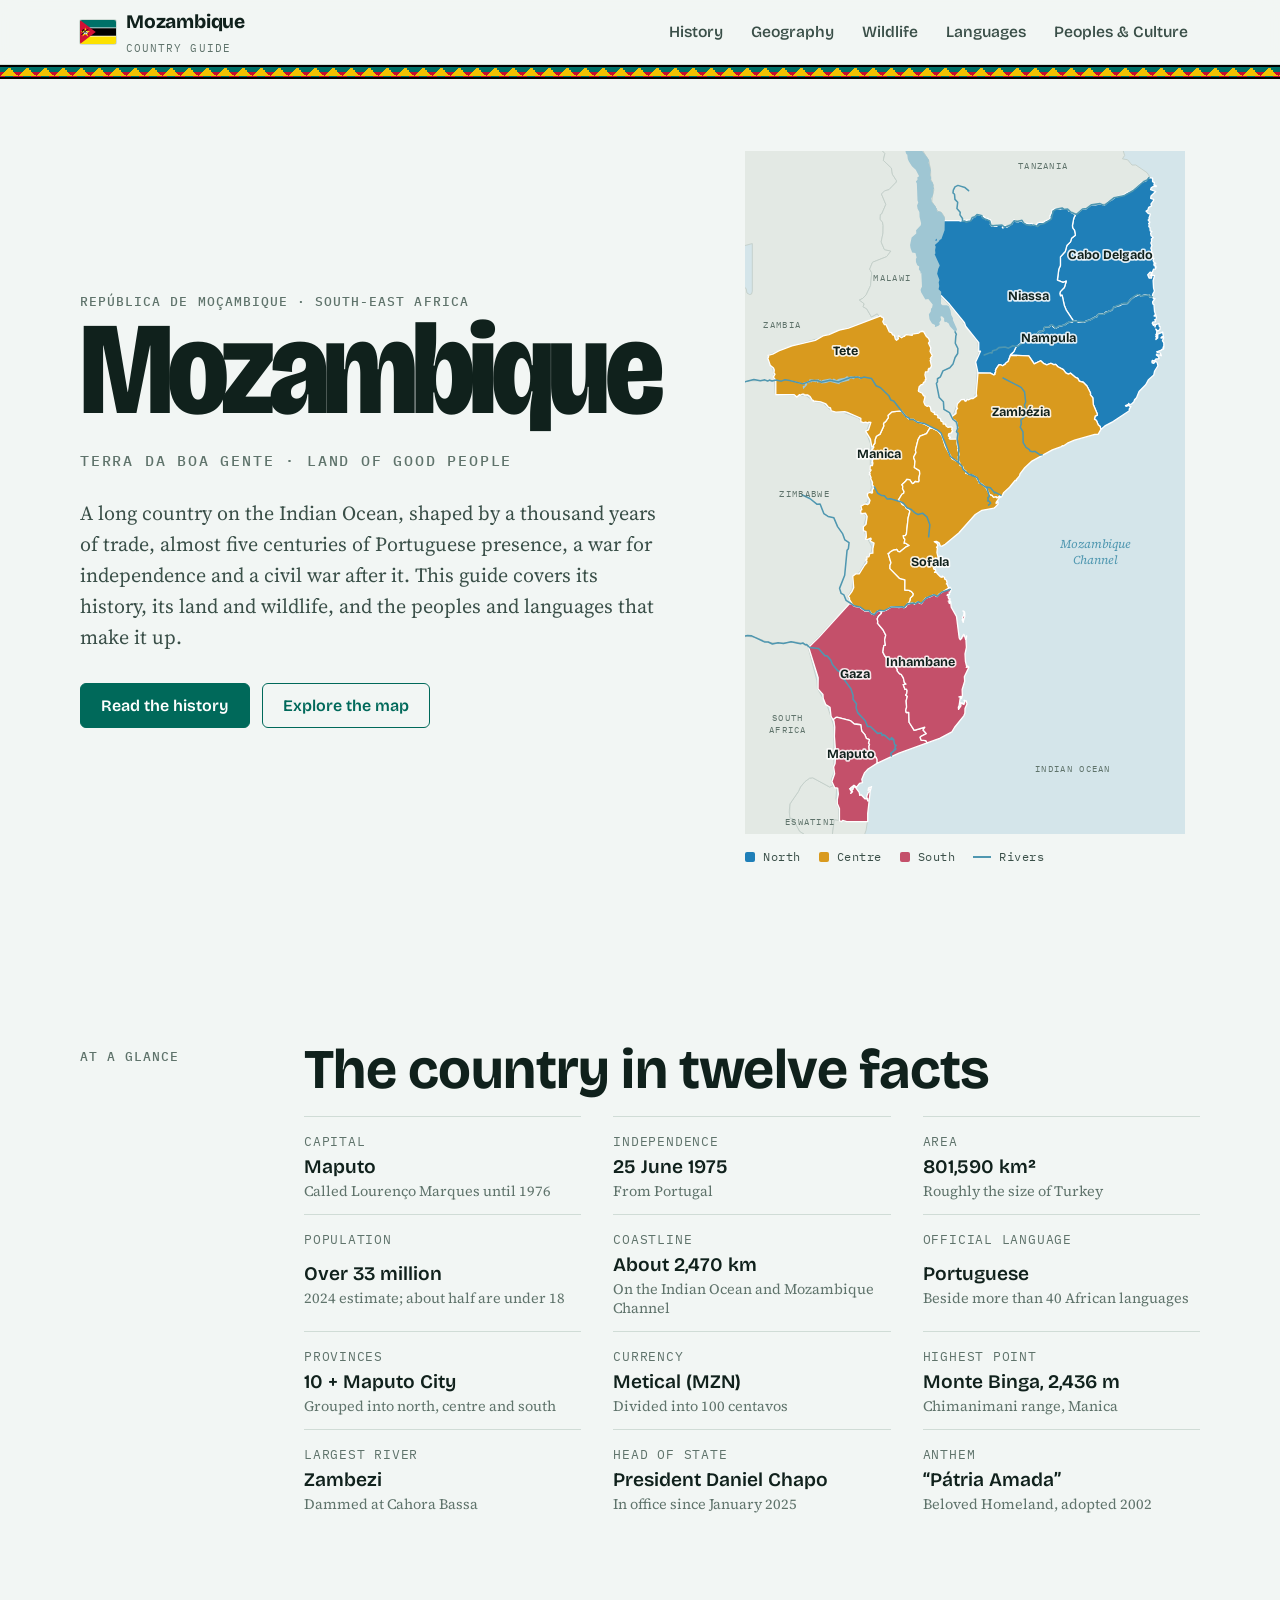
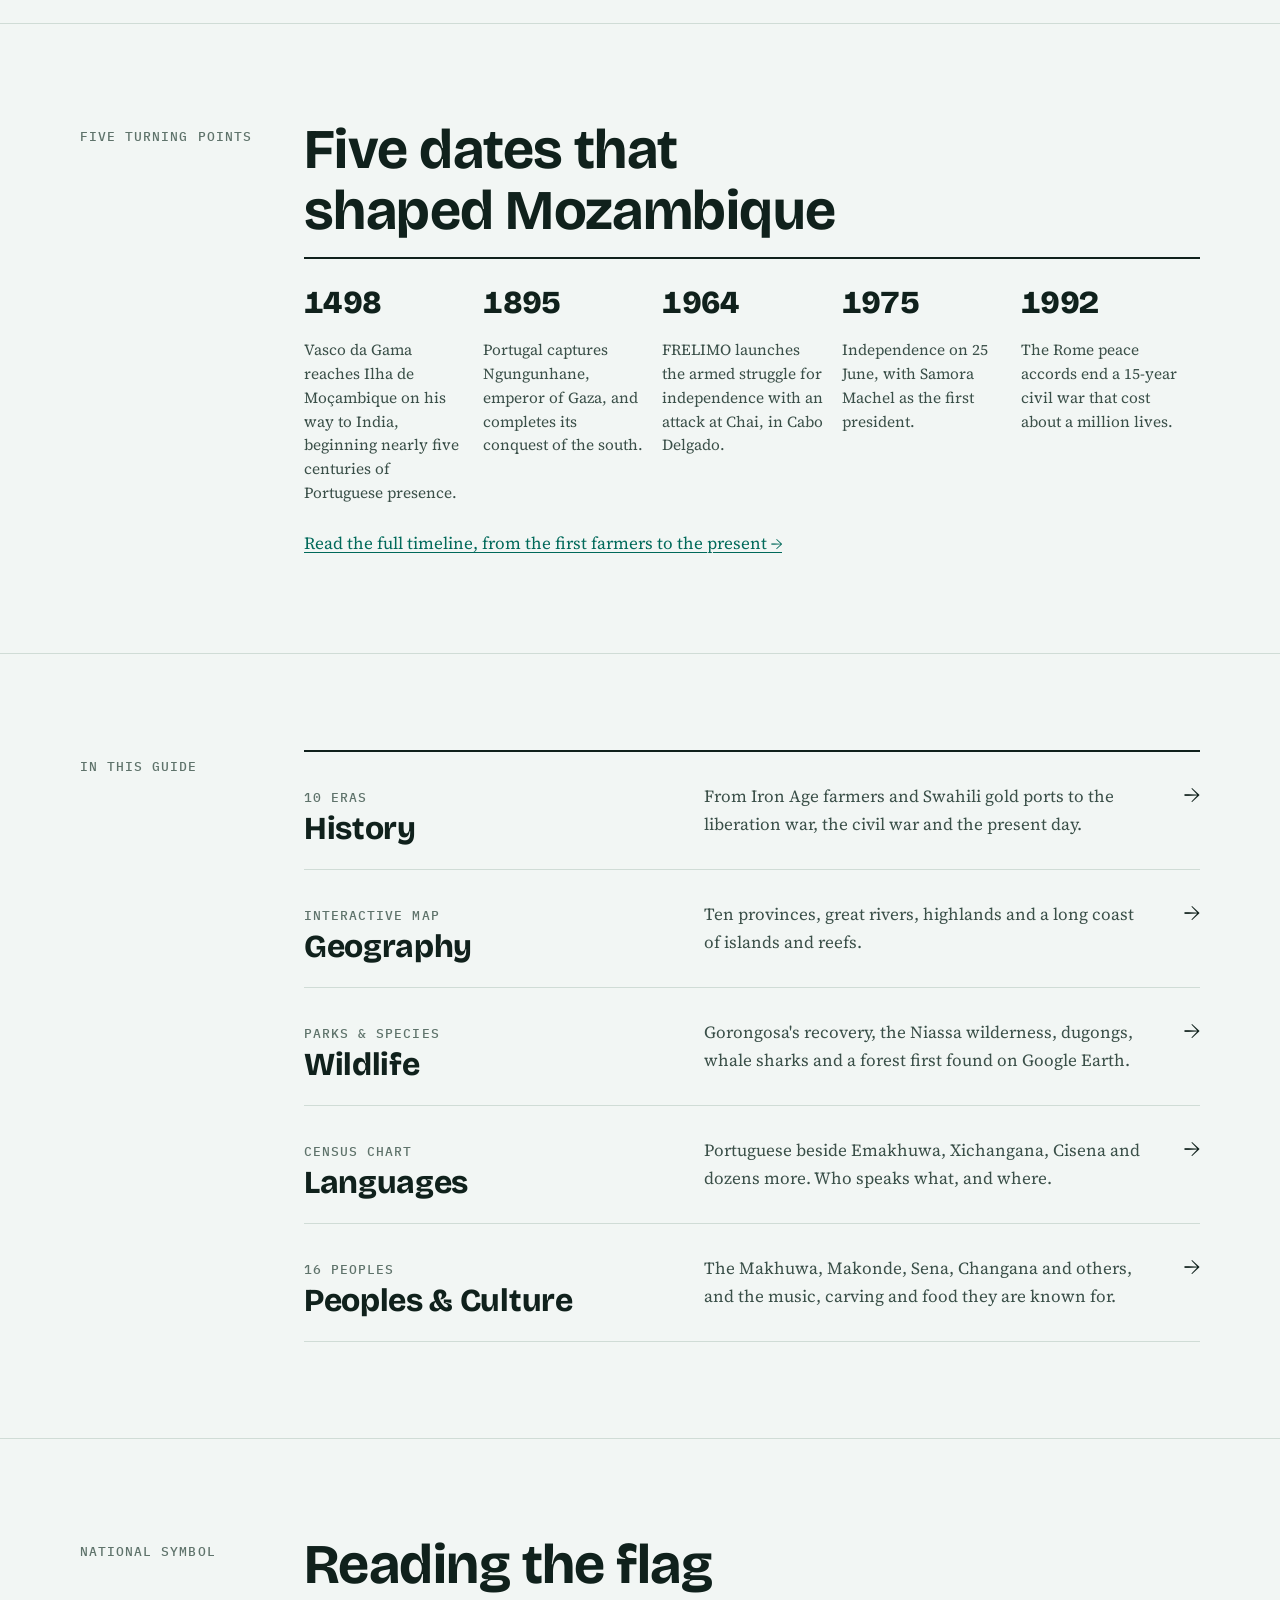
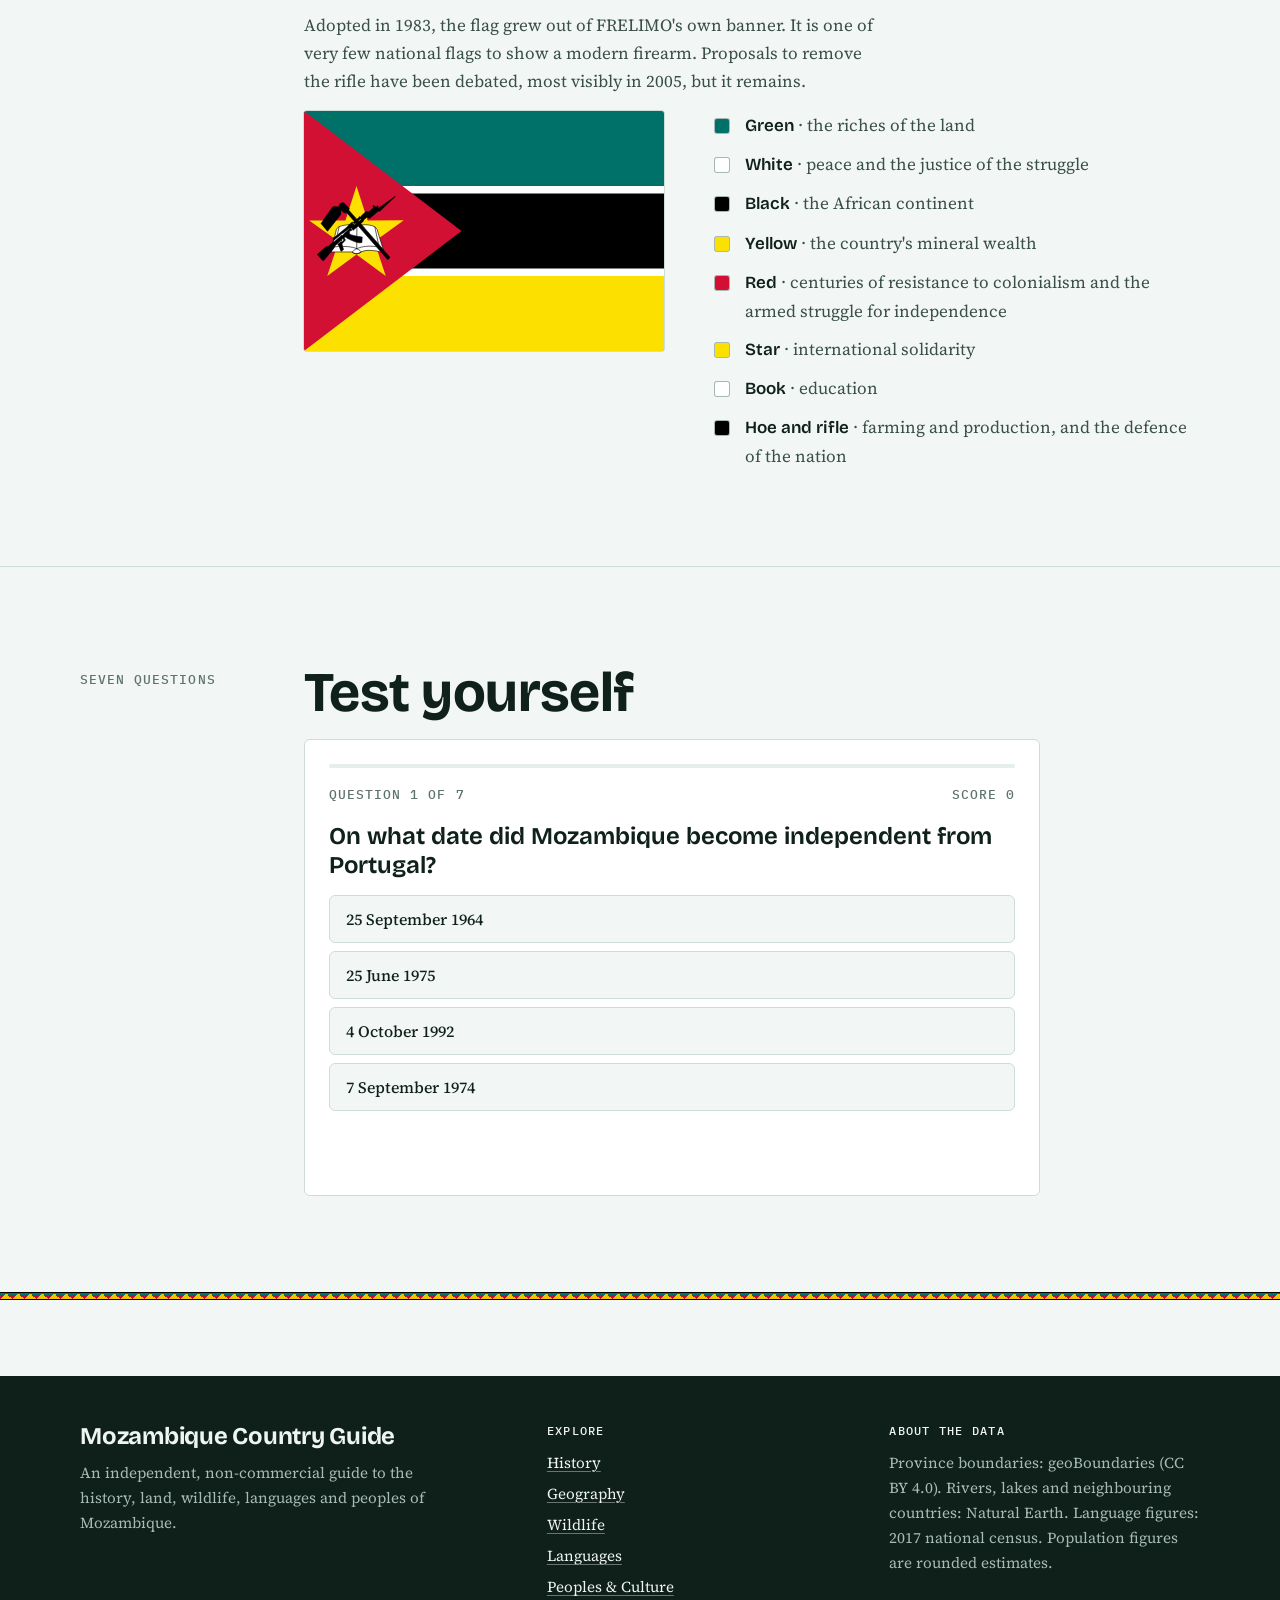
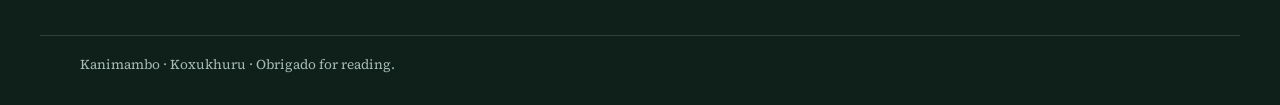
<file: index.html>
<!DOCTYPE html>
<html lang="en">
<head>
  <meta charset="UTF-8" />
  <meta name="viewport" content="width=device-width, initial-scale=1, viewport-fit=cover" />
  <title>Mozambique Country Guide</title>
  <meta name="description" content="A guide to Mozambique: its history from the Swahili coast to independence and today, plus its geography, wildlife, languages and peoples." />
  <link rel="icon" href="data:image/svg+xml,<svg xmlns=%22http://www.w3.org/2000/svg%22 viewBox=%220 0 30 20%22><rect width=%2230%22 height=%226.2%22 fill=%22%23007168%22/><rect y=%226.2%22 width=%2230%22 height=%227.6%22 fill=%22%23fff%22/><rect y=%226.9%22 width=%2230%22 height=%226.2%22 fill=%22%23000%22/><rect y=%2213.8%22 width=%2230%22 height=%226.2%22 fill=%22%23fce100%22/><path d=%22M0 0L14 10L0 20Z%22 fill=%22%23d21034%22/></svg>" />
  <link rel="preconnect" href="https://fonts.googleapis.com" />
  <link rel="preconnect" href="https://fonts.gstatic.com" crossorigin />
  <link rel="stylesheet" href="https://fonts.googleapis.com/css2?family=Bricolage+Grotesque:opsz,wdth,wght@12..96,75..100,400..800&family=IBM+Plex+Mono:wght@400;500&family=Source+Serif+4:ital,opsz,wght@0,8..60,400..700;1,8..60,400&display=swap" />
  <link rel="stylesheet" href="styles.css" />
</head>
<body data-page="home">
  <a class="skip" href="#main">Skip to content</a>

  <header class="site-header">
    <div class="wrap nav-inner">
      <a class="brand" href="index.html" aria-label="Mozambique Country Guide, home">
        <img src="flag.svg" alt="" width="36" height="24" />
        <span>Mozambique<small>Country guide</small></span>
      </a>
      <button class="nav-toggle" id="navToggle" aria-expanded="false" aria-controls="siteNav"><span class="bars" aria-hidden="true"><span></span><span></span><span></span></span>Menu</button>
      <nav class="site-nav" id="siteNav" aria-label="Main">
        <ul class="nav-links">
          <li><a href="history.html" data-page="history">History</a></li>
          <li><a href="geography.html" data-page="geography">Geography</a></li>
          <li><a href="wildlife.html" data-page="wildlife">Wildlife</a></li>
          <li><a href="languages.html" data-page="languages">Languages</a></li>
          <li><a href="peoples.html" data-page="peoples">Peoples &amp; Culture</a></li>
        </ul>
      </nav>
    </div>
  </header>
  <div class="capulana" aria-hidden="true"></div>

  <main id="main">
    <!-- Hero -->
    <section class="hero">
      <div class="wrap hero-grid">
        <div>
          <p class="label">República de Moçambique · South-east Africa</p>
          <h1>Mozambique<span class="pt">Terra da Boa Gente · Land of good people</span></h1>
          <p class="lede">A long country on the Indian Ocean, shaped by a thousand years of trade, almost five centuries of Portuguese presence, a war for independence and a civil war after it. This guide covers its history, its land and wildlife, and the peoples and languages that make it up.</p>
          <div class="hero-cta">
            <a class="btn" href="history.html">Read the history</a>
            <a class="btn ghost" href="geography.html">Explore the map</a>
          </div>
        </div>
        <figure class="hero-map" style="margin:0">
          <div id="heroMap"></div>
          <figcaption class="map-legend">
            <span><i class="swatch north"></i>North</span>
            <span><i class="swatch centre"></i>Centre</span>
            <span><i class="swatch south"></i>South</span>
            <span><i class="ln"></i>Rivers</span>
          </figcaption>
        </figure>
      </div>
    </section>

    <!-- At a glance -->
    <section class="section" aria-labelledby="glance-h">
      <div class="wrap annotated">
        <div class="note"><p class="label">At a glance</p></div>
        <div class="stack">
          <h2 id="glance-h">The country in twelve facts</h2>
          <dl class="facts">
            <div><dt>Capital</dt><dd>Maputo<small>Called Lourenço Marques until 1976</small></dd></div>
            <div><dt>Independence</dt><dd>25 June 1975<small>From Portugal</small></dd></div>
            <div><dt>Area</dt><dd>801,590 km²<small>Roughly the size of Turkey</small></dd></div>
            <div><dt>Population</dt><dd>Over 33 million<small>2024 estimate; about half are under 18</small></dd></div>
            <div><dt>Coastline</dt><dd>About 2,470 km<small>On the Indian Ocean and Mozambique Channel</small></dd></div>
            <div><dt>Official language</dt><dd>Portuguese<small>Beside more than 40 African languages</small></dd></div>
            <div><dt>Provinces</dt><dd>10 + Maputo City<small>Grouped into north, centre and south</small></dd></div>
            <div><dt>Currency</dt><dd>Metical (MZN)<small>Divided into 100 centavos</small></dd></div>
            <div><dt>Highest point</dt><dd>Monte Binga, 2,436 m<small>Chimanimani range, Manica</small></dd></div>
            <div><dt>Largest river</dt><dd>Zambezi<small>Dammed at Cahora Bassa</small></dd></div>
            <div><dt>Head of state</dt><dd>President Daniel Chapo<small>In office since January 2025</small></dd></div>
            <div><dt>Anthem</dt><dd>“Pátria Amada”<small>Beloved Homeland, adopted 2002</small></dd></div>
          </dl>
        </div>
      </div>
    </section>

    <!-- Five dates -->
    <section class="section" aria-labelledby="dates-h">
      <div class="wrap annotated">
        <div class="note"><p class="label">Five turning points</p></div>
        <div class="stack">
          <h2 id="dates-h">Five dates that shaped Mozambique</h2>
          <ol class="dates">
            <li><span class="yr">1498</span><p>Vasco da Gama reaches Ilha de Moçambique on his way to India, beginning nearly five centuries of Portuguese presence.</p></li>
            <li><span class="yr">1895</span><p>Portugal captures Ngungunhane, emperor of Gaza, and completes its conquest of the south.</p></li>
            <li><span class="yr">1964</span><p>FRELIMO launches the armed struggle for independence with an attack at Chai, in Cabo Delgado.</p></li>
            <li><span class="yr">1975</span><p>Independence on 25 June, with Samora Machel as the first president.</p></li>
            <li><span class="yr">1992</span><p>The Rome peace accords end a 15-year civil war that cost about a million lives.</p></li>
          </ol>
          <p><a href="history.html">Read the full timeline, from the first farmers to the present →</a></p>
        </div>
      </div>
    </section>

    <!-- Explore -->
    <section class="section" aria-labelledby="explore-h">
      <div class="wrap annotated">
        <div class="note"><p class="label">In this guide</p></div>
        <div class="stack">
          <h2 id="explore-h" class="sr-only">Sections of this guide</h2>
          <nav class="explore" aria-labelledby="explore-h">
            <a href="history.html">
              <span class="title"><span class="label">10 eras</span><h3>History</h3></span>
              <p>From Iron Age farmers and Swahili gold ports to the liberation war, the civil war and the present day.</p>
              <span class="arrow" aria-hidden="true">→</span>
            </a>
            <a href="geography.html">
              <span class="title"><span class="label">Interactive map</span><h3>Geography</h3></span>
              <p>Ten provinces, great rivers, highlands and a long coast of islands and reefs.</p>
              <span class="arrow" aria-hidden="true">→</span>
            </a>
            <a href="wildlife.html">
              <span class="title"><span class="label">Parks &amp; species</span><h3>Wildlife</h3></span>
              <p>Gorongosa's recovery, the Niassa wilderness, dugongs, whale sharks and a forest first found on Google Earth.</p>
              <span class="arrow" aria-hidden="true">→</span>
            </a>
            <a href="languages.html">
              <span class="title"><span class="label">Census chart</span><h3>Languages</h3></span>
              <p>Portuguese beside Emakhuwa, Xichangana, Cisena and dozens more. Who speaks what, and where.</p>
              <span class="arrow" aria-hidden="true">→</span>
            </a>
            <a href="peoples.html">
              <span class="title"><span class="label">16 peoples</span><h3>Peoples &amp; Culture</h3></span>
              <p>The Makhuwa, Makonde, Sena, Changana and others, and the music, carving and food they are known for.</p>
              <span class="arrow" aria-hidden="true">→</span>
            </a>
          </nav>
        </div>
      </div>
    </section>

    <!-- Flag -->
    <section class="section" aria-labelledby="flag-h">
      <div class="wrap annotated">
        <div class="note"><p class="label">National symbol</p></div>
        <div class="stack">
          <h2 id="flag-h">Reading the flag</h2>
          <p class="prose">Adopted in 1983, the flag grew out of FRELIMO's own banner. It is one of very few national flags to show a modern firearm. Proposals to remove the rifle have been debated, most visibly in 2005, but it remains.</p>
          <div class="flag-block">
            <img src="flag.svg" alt="Flag of Mozambique: green, black and yellow bands edged in white, with a red triangle at the hoist bearing a yellow star, an open book, a rifle and a hoe" width="900" height="600" />
            <ul class="flag-key">
              <li><span class="sw" style="background:var(--flag-green)"></span><span><strong>Green</strong> · the riches of the land</span></li>
              <li><span class="sw" style="background:var(--flag-white)"></span><span><strong>White</strong> · peace and the justice of the struggle</span></li>
              <li><span class="sw" style="background:var(--flag-black)"></span><span><strong>Black</strong> · the African continent</span></li>
              <li><span class="sw" style="background:var(--flag-yellow)"></span><span><strong>Yellow</strong> · the country's mineral wealth</span></li>
              <li><span class="sw" style="background:var(--flag-red)"></span><span><strong>Red</strong> · centuries of resistance to colonialism and the armed struggle for independence</span></li>
              <li><span class="sw" style="background:var(--flag-yellow)"></span><span><strong>Star</strong> · international solidarity</span></li>
              <li><span class="sw" style="background:var(--flag-white)"></span><span><strong>Book</strong> · education</span></li>
              <li><span class="sw" style="background:var(--flag-black)"></span><span><strong>Hoe and rifle</strong> · farming and production, and the defence of the nation</span></li>
            </ul>
          </div>
        </div>
      </div>
    </section>

    <!-- Quiz -->
    <section class="section" aria-labelledby="quiz-h">
      <div class="wrap annotated">
        <div class="note"><p class="label">Seven questions</p></div>
        <div class="stack">
          <h2 id="quiz-h">Test yourself</h2>
          <div class="quiz" id="quiz">
            <div class="quiz-card">
              <div class="progress" aria-hidden="true"><span id="quizProgress" style="width:0%"></span></div>
              <div class="quiz-top">
                <span class="label" id="quizCount">Question 1 of 7</span>
                <span class="label" id="quizScore">Score 0</span>
              </div>
              <p class="quiz-q" id="quizQ" aria-live="polite">On what date did Mozambique become independent from Portugal?</p>
              <div class="quiz-options" id="quizOptions"></div>
              <p class="quiz-feedback" id="quizFeedback" aria-live="polite"></p>
              <div class="quiz-actions"><button class="btn" id="quizNext" type="button" hidden>Next question</button></div>
            </div>
          </div>
        </div>
      </div>
    </section>
  </main>

  <div class="capulana thin" aria-hidden="true"></div>
  <footer class="site-footer">
    <div class="wrap footer-inner">
      <div>
        <h2>Mozambique Country Guide</h2>
        <p>An independent, non-commercial guide to the history, land, wildlife, languages and peoples of Mozambique.</p>
      </div>
      <div>
        <h3>Explore</h3>
        <ul>
          <li><a href="history.html">History</a></li>
          <li><a href="geography.html">Geography</a></li>
          <li><a href="wildlife.html">Wildlife</a></li>
          <li><a href="languages.html">Languages</a></li>
          <li><a href="peoples.html">Peoples &amp; Culture</a></li>
        </ul>
      </div>
      <div>
        <h3>About the data</h3>
        <p>Province boundaries: geoBoundaries (CC BY 4.0). Rivers, lakes and neighbouring countries: Natural Earth. Language figures: 2017 national census. Population figures are rounded estimates.</p>
      </div>
    </div>
    <div class="wrap footer-base">Kanimambo · Koxukhuru · Obrigado for reading.</div>
  </footer>

  <script src="map-data.js"></script>
  <script src="script.js"></script>
</body>
</html>
</file>
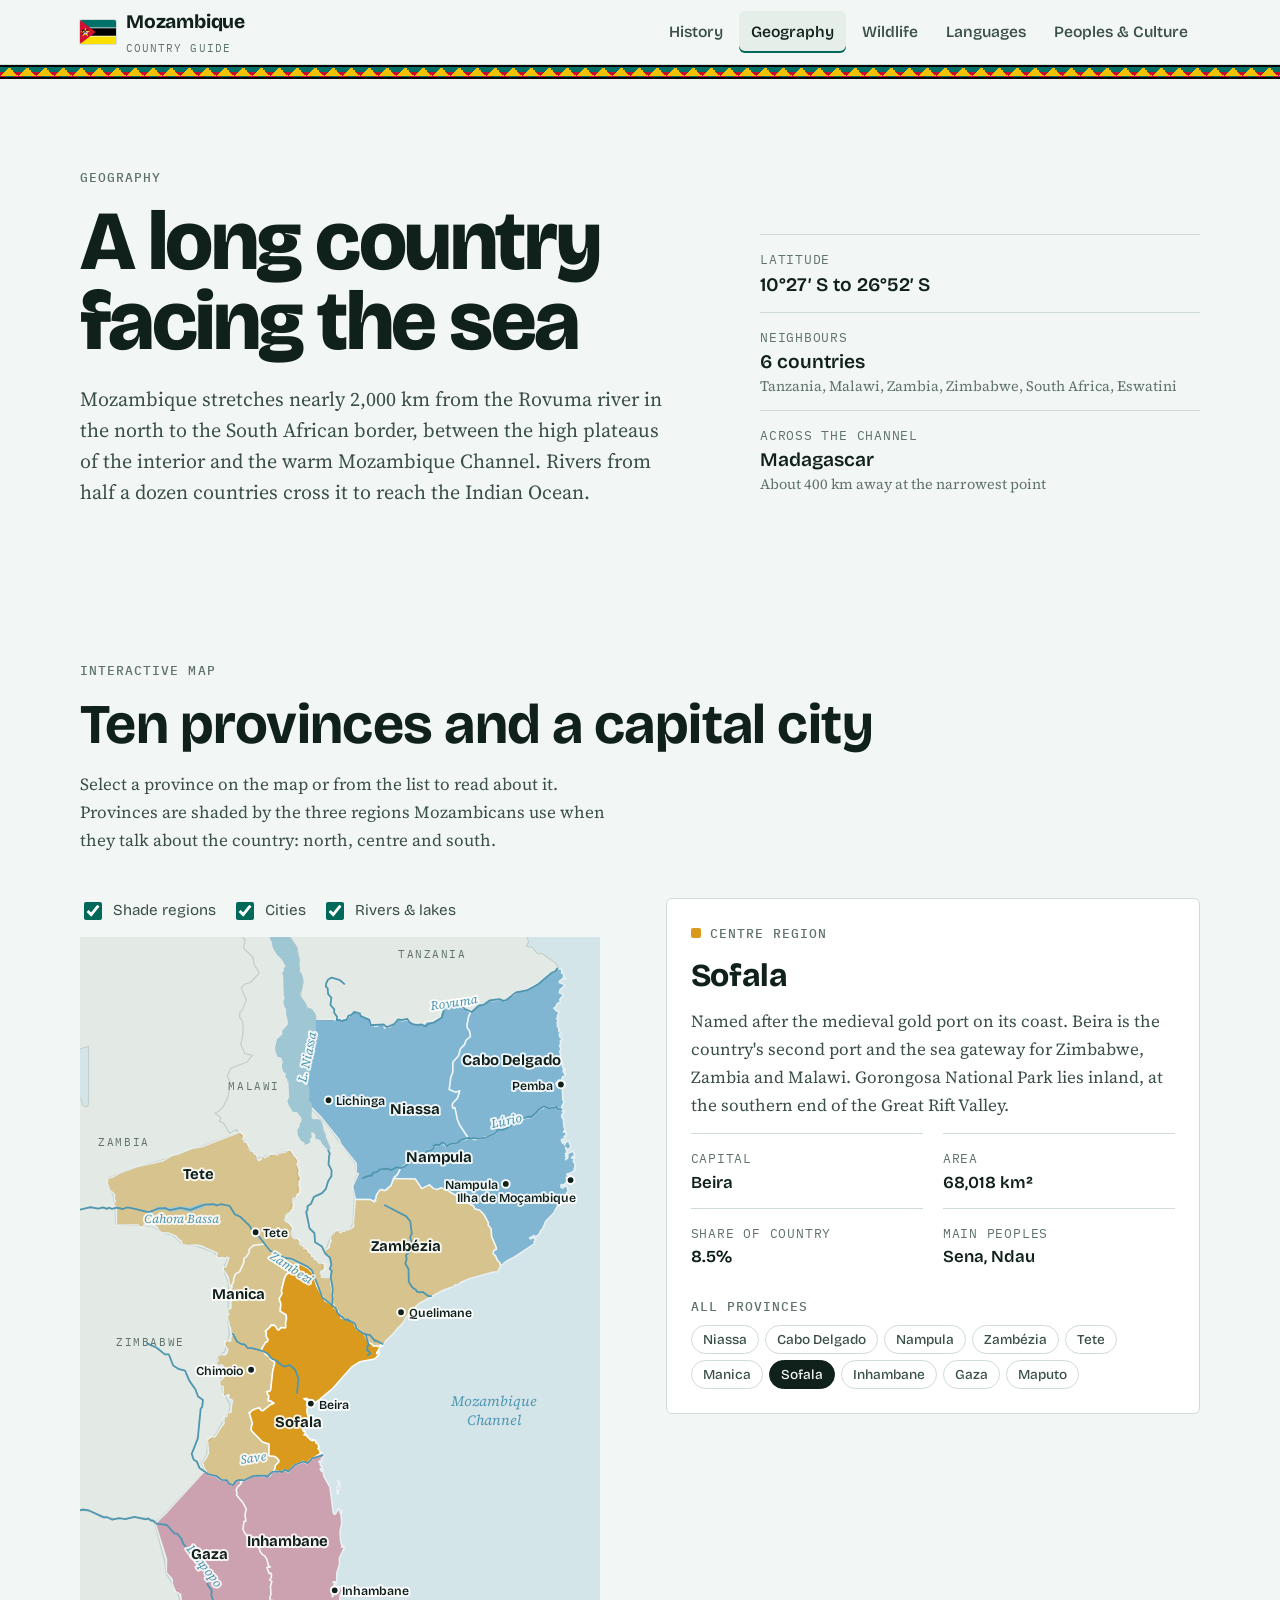
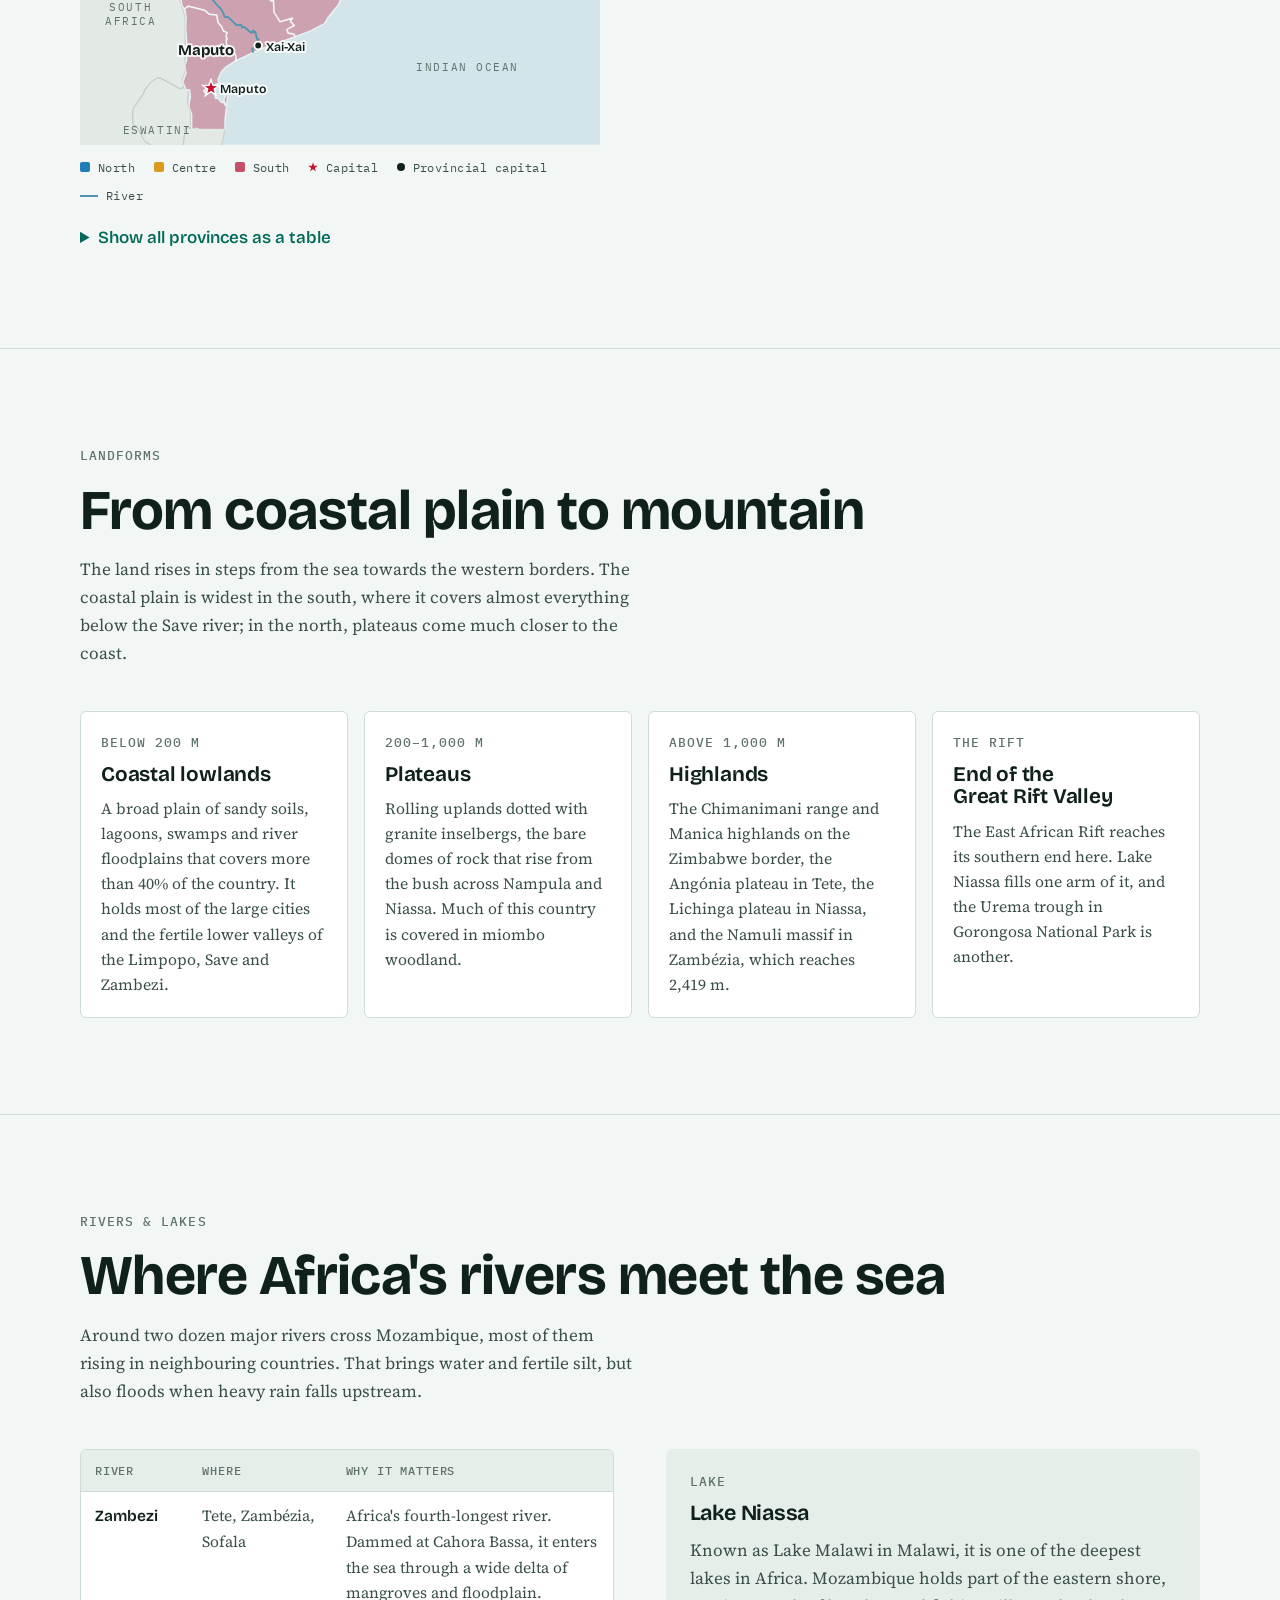
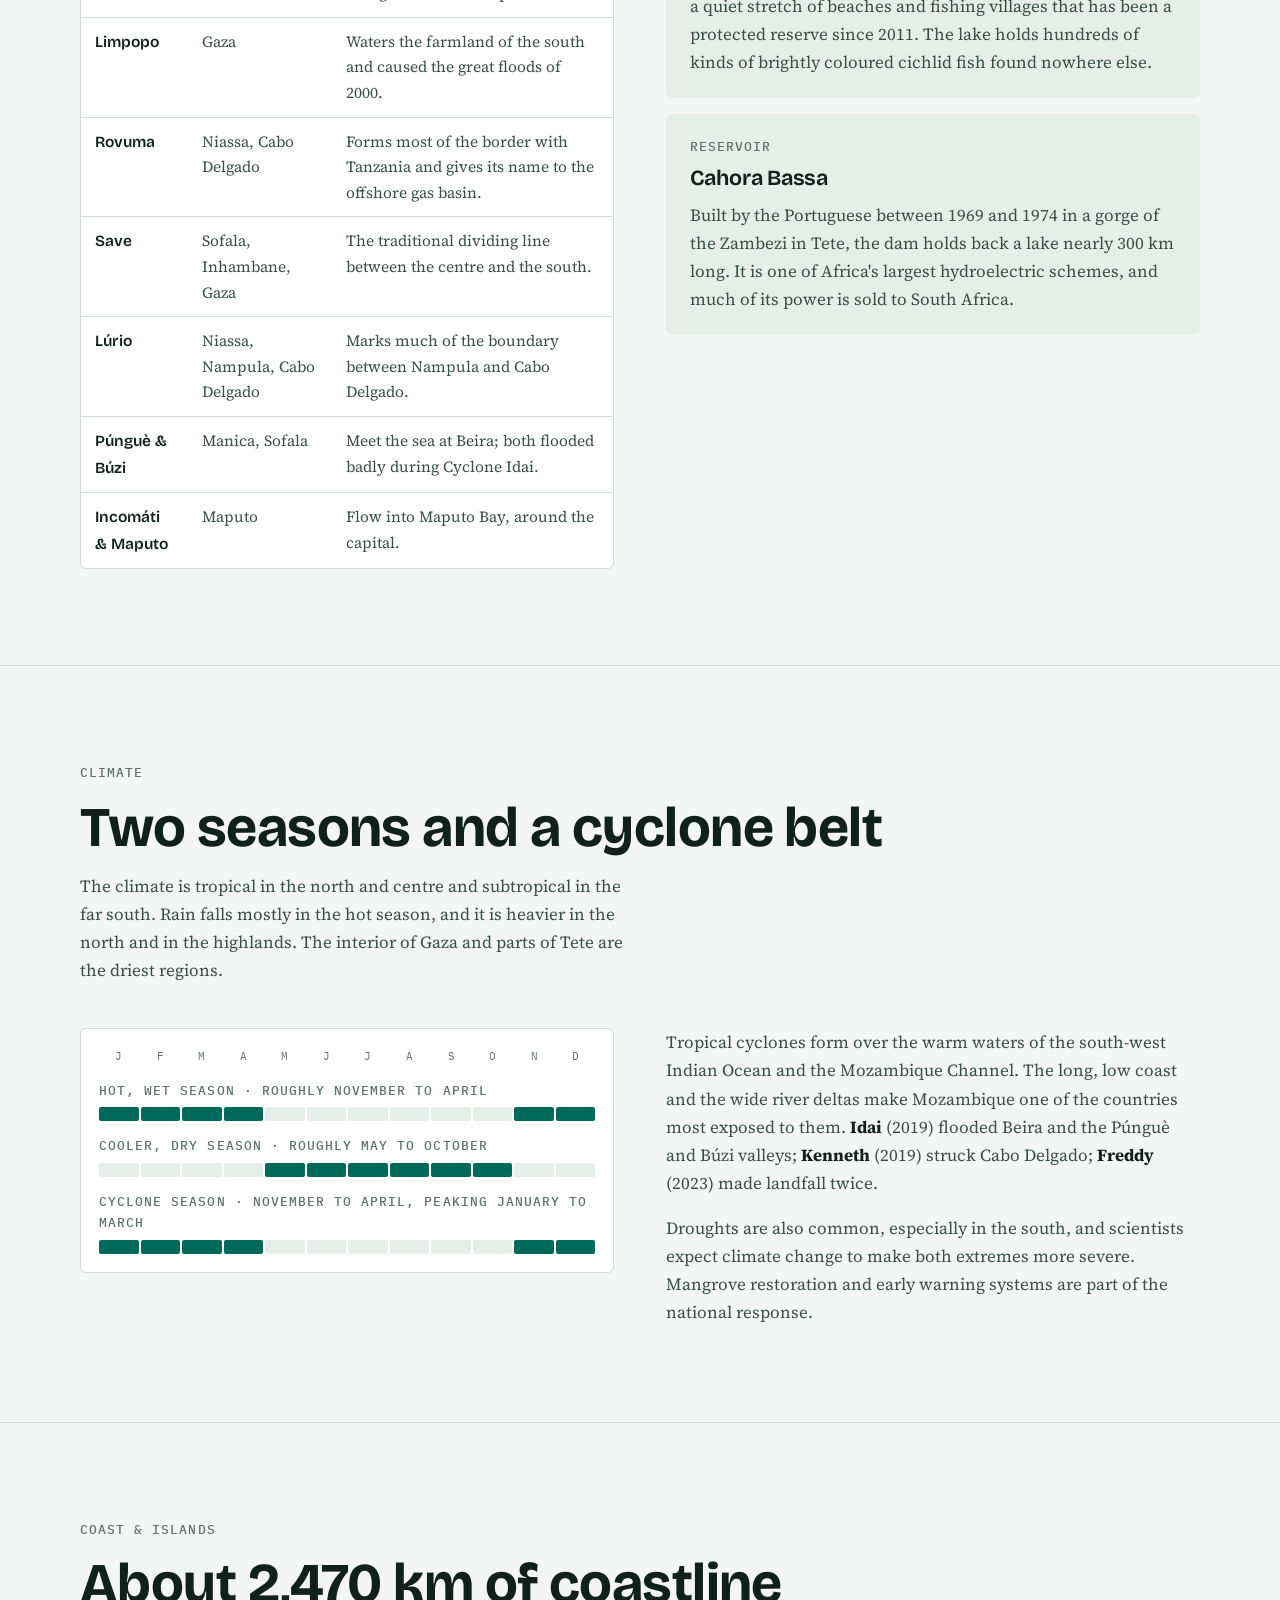
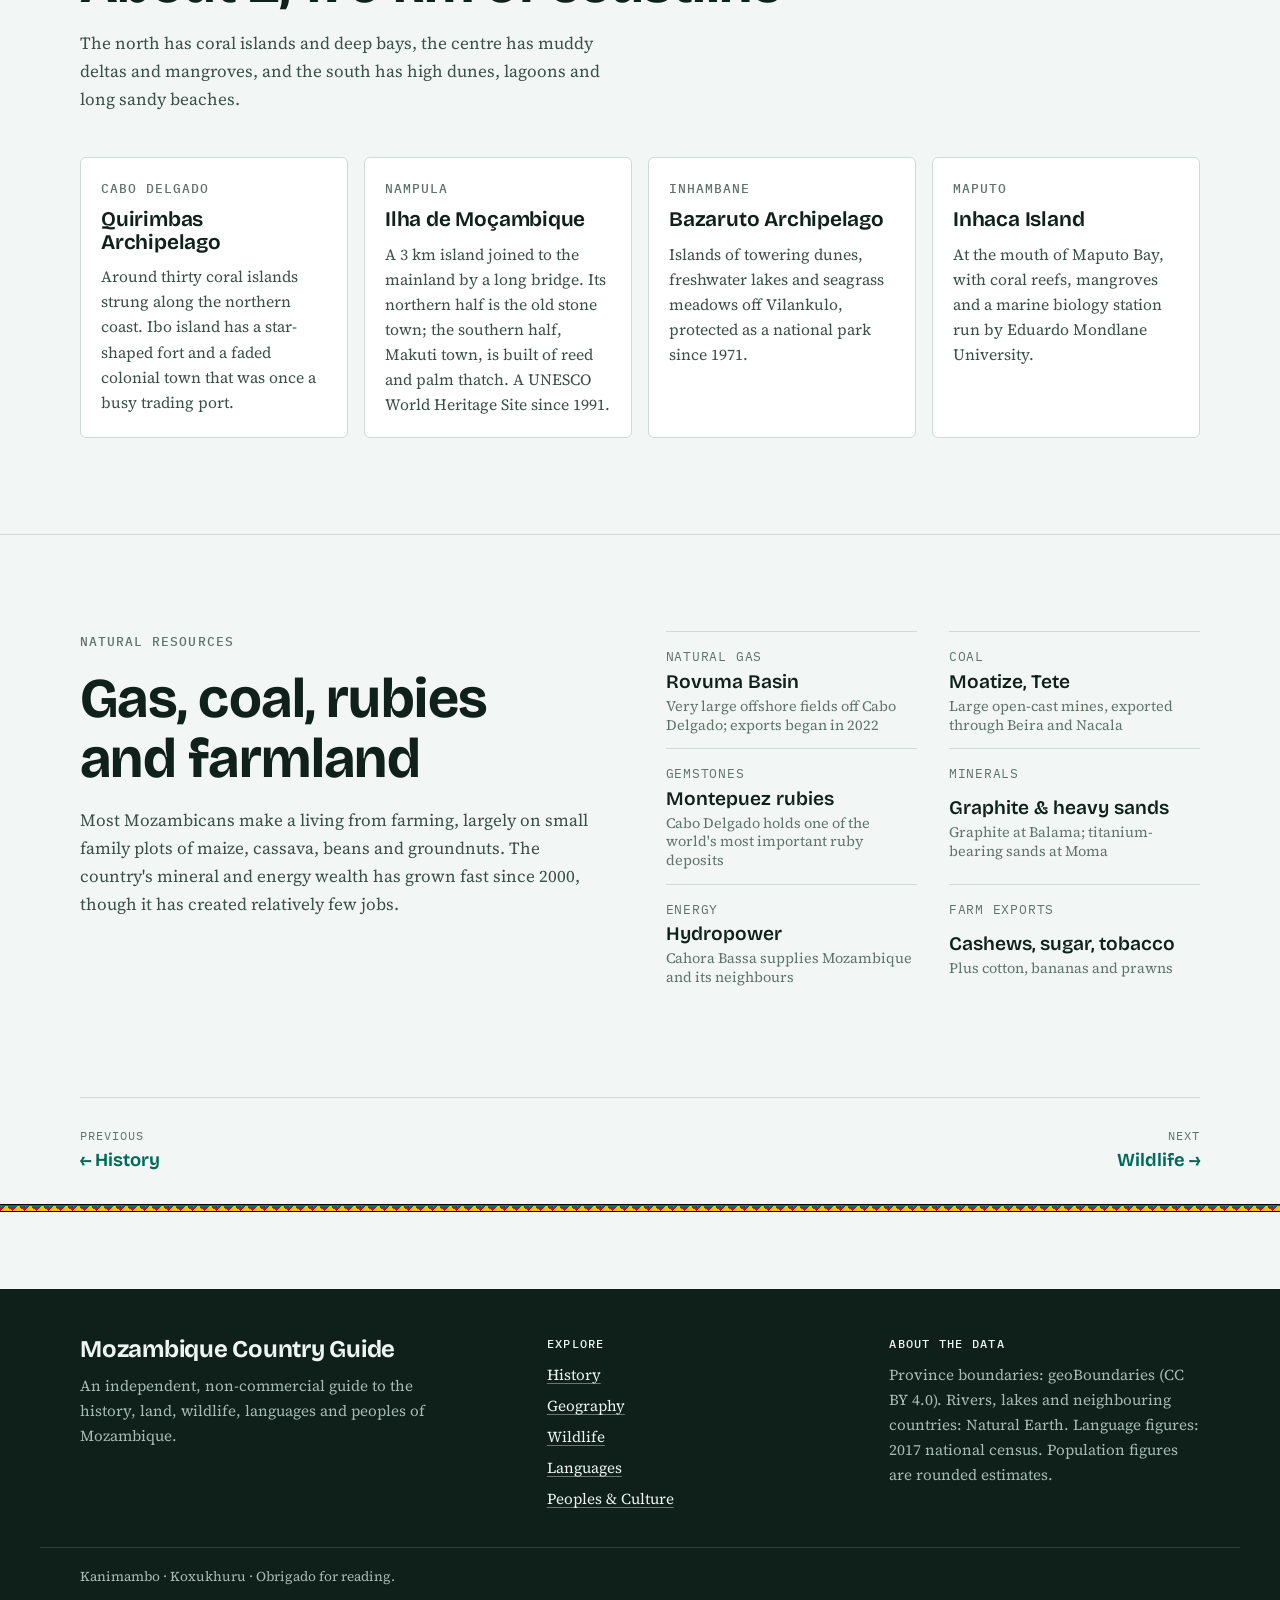
<file: geography.html>
<!DOCTYPE html>
<html lang="en">
<head>
  <meta charset="UTF-8" />
  <meta name="viewport" content="width=device-width, initial-scale=1, viewport-fit=cover" />
  <title>Geography of Mozambique · Mozambique Country Guide</title>
  <meta name="description" content="Mozambique's provinces, landforms, rivers, climate, coast and natural resources, with an interactive province map." />
  <link rel="icon" href="data:image/svg+xml,<svg xmlns=%22http://www.w3.org/2000/svg%22 viewBox=%220 0 30 20%22><rect width=%2230%22 height=%226.2%22 fill=%22%23007168%22/><rect y=%226.2%22 width=%2230%22 height=%227.6%22 fill=%22%23fff%22/><rect y=%226.9%22 width=%2230%22 height=%226.2%22 fill=%22%23000%22/><rect y=%2213.8%22 width=%2230%22 height=%226.2%22 fill=%22%23fce100%22/><path d=%22M0 0L14 10L0 20Z%22 fill=%22%23d21034%22/></svg>" />
  <link rel="preconnect" href="https://fonts.googleapis.com" />
  <link rel="preconnect" href="https://fonts.gstatic.com" crossorigin />
  <link rel="stylesheet" href="https://fonts.googleapis.com/css2?family=Bricolage+Grotesque:opsz,wdth,wght@12..96,75..100,400..800&family=IBM+Plex+Mono:wght@400;500&family=Source+Serif+4:ital,opsz,wght@0,8..60,400..700;1,8..60,400&display=swap" />
  <link rel="stylesheet" href="styles.css" />
</head>
<body data-page="geography">
  <a class="skip" href="#main">Skip to content</a>

  <header class="site-header">
    <div class="wrap nav-inner">
      <a class="brand" href="index.html" aria-label="Mozambique Country Guide, home">
        <img src="flag.svg" alt="" width="36" height="24" />
        <span>Mozambique<small>Country guide</small></span>
      </a>
      <button class="nav-toggle" id="navToggle" aria-expanded="false" aria-controls="siteNav"><span class="bars" aria-hidden="true"><span></span><span></span><span></span></span>Menu</button>
      <nav class="site-nav" id="siteNav" aria-label="Main">
        <ul class="nav-links">
          <li><a href="history.html" data-page="history">History</a></li>
          <li><a href="geography.html" data-page="geography">Geography</a></li>
          <li><a href="wildlife.html" data-page="wildlife">Wildlife</a></li>
          <li><a href="languages.html" data-page="languages">Languages</a></li>
          <li><a href="peoples.html" data-page="peoples">Peoples &amp; Culture</a></li>
        </ul>
      </nav>
    </div>
  </header>
  <div class="capulana" aria-hidden="true"></div>

  <main id="main">
    <section class="page-head">
      <div class="wrap page-head-grid">
        <div>
          <span class="label">Geography</span>
          <h1>A long country facing the sea</h1>
          <p class="lede">Mozambique stretches nearly 2,000 km from the Rovuma river in the north to the South African border, between the high plateaus of the interior and the warm Mozambique Channel. Rivers from half a dozen countries cross it to reach the Indian Ocean.</p>
        </div>
        <dl class="facts">
          <div><dt>Latitude</dt><dd>10°27′ S to 26°52′ S</dd></div>
          <div><dt>Neighbours</dt><dd>6 countries<small>Tanzania, Malawi, Zambia, Zimbabwe, South Africa, Eswatini</small></dd></div>
          <div><dt>Across the channel</dt><dd>Madagascar<small>About 400 km away at the narrowest point</small></dd></div>
        </dl>
      </div>
    </section>

    <!-- Interactive map -->
    <section class="section" aria-labelledby="map-h">
      <div class="wrap">
        <div class="section-head">
          <span class="label">Interactive map</span>
          <h2 id="map-h">Ten provinces and a capital city</h2>
          <p>Select a province on the map or from the list to read about it. Provinces are shaded by the three regions Mozambicans use when they talk about the country: north, centre and south.</p>
        </div>
        <div class="map-layout">
          <div>
            <div class="map-controls" role="group" aria-label="Map layers">
              <label class="toggle"><input type="checkbox" id="toggleRegions" checked /> Shade regions</label>
              <label class="toggle"><input type="checkbox" id="toggleCities" checked /> Cities</label>
              <label class="toggle"><input type="checkbox" id="toggleRivers" checked /> Rivers &amp; lakes</label>
            </div>
            <figure style="margin:0">
              <div id="provinceMap" class="map"></div>
              <figcaption class="map-legend">
                <span><i class="swatch north"></i>North</span>
                <span><i class="swatch centre"></i>Centre</span>
                <span><i class="swatch south"></i>South</span>
                <span><i class="st"></i>Capital</span>
                <span><i class="ct"></i>Provincial capital</span>
                <span><i class="ln"></i>River</span>
              </figcaption>
            </figure>
          </div>
          <aside class="prov-panel" id="provPanel" aria-live="polite">
            <span class="label"><i class="swatch centre" data-f="swatch"></i> <span data-f="region">Centre region</span></span>
            <h3 data-f="name">Sofala</h3>
            <p data-f="text">Named after the medieval gold port on its coast.</p>
            <dl class="facts">
              <div><dt>Capital</dt><dd data-f="capital">Beira</dd></div>
              <div><dt>Area</dt><dd data-f="area">68,018 km²</dd></div>
              <div><dt>Share of country</dt><dd data-f="share">8.5%</dd></div>
              <div><dt>Main peoples</dt><dd data-f="peoples">Sena, Ndau</dd></div>
            </dl>
            <div class="stack" style="gap:8px">
              <span class="label">All provinces</span>
              <div class="prov-list chips" id="provList"></div>
            </div>
          </aside>
        </div>

        <details class="data">
          <summary>Show all provinces as a table</summary>
          <div class="table-wrap">
            <table>
              <thead><tr><th>Province</th><th>Region</th><th>Capital</th><th class="num">Area (km²)</th></tr></thead>
              <tbody>
                <tr><td><strong>Niassa</strong></td><td>North</td><td>Lichinga</td><td class="num">129,056</td></tr>
                <tr><td><strong>Cabo Delgado</strong></td><td>North</td><td>Pemba</td><td class="num">82,625</td></tr>
                <tr><td><strong>Nampula</strong></td><td>North</td><td>Nampula</td><td class="num">81,606</td></tr>
                <tr><td><strong>Zambézia</strong></td><td>Centre</td><td>Quelimane</td><td class="num">105,008</td></tr>
                <tr><td><strong>Tete</strong></td><td>Centre</td><td>Tete</td><td class="num">100,724</td></tr>
                <tr><td><strong>Manica</strong></td><td>Centre</td><td>Chimoio</td><td class="num">61,661</td></tr>
                <tr><td><strong>Sofala</strong></td><td>Centre</td><td>Beira</td><td class="num">68,018</td></tr>
                <tr><td><strong>Inhambane</strong></td><td>South</td><td>Inhambane</td><td class="num">68,615</td></tr>
                <tr><td><strong>Gaza</strong></td><td>South</td><td>Xai-Xai</td><td class="num">75,709</td></tr>
                <tr><td><strong>Maputo Province</strong></td><td>South</td><td>Matola</td><td class="num">26,058</td></tr>
                <tr><td><strong>Maputo City</strong></td><td>South</td><td>Maputo</td><td class="num">347</td></tr>
              </tbody>
            </table>
          </div>
        </details>
      </div>
    </section>

    <!-- Landforms -->
    <section class="section" aria-labelledby="land-h">
      <div class="wrap">
        <div class="section-head">
          <span class="label">Landforms</span>
          <h2 id="land-h">From coastal plain to mountain</h2>
          <p>The land rises in steps from the sea towards the western borders. The coastal plain is widest in the south, where it covers almost everything below the Save river; in the north, plateaus come much closer to the coast.</p>
        </div>
        <div class="grid">
          <article class="card">
            <span class="label">Below 200 m</span>
            <h3>Coastal lowlands</h3>
            <p>A broad plain of sandy soils, lagoons, swamps and river floodplains that covers more than 40% of the country. It holds most of the large cities and the fertile lower valleys of the Limpopo, Save and Zambezi.</p>
          </article>
          <article class="card">
            <span class="label">200–1,000 m</span>
            <h3>Plateaus</h3>
            <p>Rolling uplands dotted with granite inselbergs, the bare domes of rock that rise from the bush across Nampula and Niassa. Much of this country is covered in miombo woodland.</p>
          </article>
          <article class="card">
            <span class="label">Above 1,000 m</span>
            <h3>Highlands</h3>
            <p>The Chimanimani range and Manica highlands on the Zimbabwe border, the Angónia plateau in Tete, the Lichinga plateau in Niassa, and the Namuli massif in Zambézia, which reaches 2,419 m.</p>
          </article>
          <article class="card">
            <span class="label">The rift</span>
            <h3>End of the Great Rift Valley</h3>
            <p>The East African Rift reaches its southern end here. Lake Niassa fills one arm of it, and the Urema trough in Gorongosa National Park is another.</p>
          </article>
        </div>
      </div>
    </section>

    <!-- Rivers -->
    <section class="section" aria-labelledby="rivers-h">
      <div class="wrap">
        <div class="section-head">
          <span class="label">Rivers &amp; lakes</span>
          <h2 id="rivers-h">Where Africa's rivers meet the sea</h2>
          <p>Around two dozen major rivers cross Mozambique, most of them rising in neighbouring countries. That brings water and fertile silt, but also floods when heavy rain falls upstream.</p>
        </div>
        <div class="split">
          <div class="table-wrap">
            <table>
              <thead><tr><th>River</th><th>Where</th><th>Why it matters</th></tr></thead>
              <tbody>
                <tr><td><strong>Zambezi</strong></td><td>Tete, Zambézia, Sofala</td><td>Africa's fourth-longest river. Dammed at Cahora Bassa, it enters the sea through a wide delta of mangroves and floodplain.</td></tr>
                <tr><td><strong>Limpopo</strong></td><td>Gaza</td><td>Waters the farmland of the south and caused the great floods of 2000.</td></tr>
                <tr><td><strong>Rovuma</strong></td><td>Niassa, Cabo Delgado</td><td>Forms most of the border with Tanzania and gives its name to the offshore gas basin.</td></tr>
                <tr><td><strong>Save</strong></td><td>Sofala, Inhambane, Gaza</td><td>The traditional dividing line between the centre and the south.</td></tr>
                <tr><td><strong>Lúrio</strong></td><td>Niassa, Nampula, Cabo Delgado</td><td>Marks much of the boundary between Nampula and Cabo Delgado.</td></tr>
                <tr><td><strong>Púnguè &amp; Búzi</strong></td><td>Manica, Sofala</td><td>Meet the sea at Beira; both flooded badly during Cyclone Idai.</td></tr>
                <tr><td><strong>Incomáti &amp; Maputo</strong></td><td>Maputo</td><td>Flow into Maputo Bay, around the capital.</td></tr>
              </tbody>
            </table>
          </div>
          <div class="stack">
            <aside class="callout">
              <span class="label">Lake</span>
              <h3>Lake Niassa</h3>
              <p>Known as Lake Malawi in Malawi, it is one of the deepest lakes in Africa. Mozambique holds part of the eastern shore, a quiet stretch of beaches and fishing villages that has been a protected reserve since 2011. The lake holds hundreds of kinds of brightly coloured cichlid fish found nowhere else.</p>
            </aside>
            <aside class="callout">
              <span class="label">Reservoir</span>
              <h3>Cahora Bassa</h3>
              <p>Built by the Portuguese between 1969 and 1974 in a gorge of the Zambezi in Tete, the dam holds back a lake nearly 300 km long. It is one of Africa's largest hydroelectric schemes, and much of its power is sold to South Africa.</p>
            </aside>
          </div>
        </div>
      </div>
    </section>

    <!-- Climate -->
    <section class="section" aria-labelledby="climate-h">
      <div class="wrap">
        <div class="section-head">
          <span class="label">Climate</span>
          <h2 id="climate-h">Two seasons and a cyclone belt</h2>
          <p>The climate is tropical in the north and centre and subtropical in the far south. Rain falls mostly in the hot season, and it is heavier in the north and in the highlands. The interior of Gaza and parts of Tete are the driest regions.</p>
        </div>
        <div class="split">
          <div class="stack">
            <div class="table-wrap" style="padding:18px">
              <div class="season-head" aria-hidden="true"><span>J</span><span>F</span><span>M</span><span>A</span><span>M</span><span>J</span><span>J</span><span>A</span><span>S</span><span>O</span><span>N</span><span>D</span></div>
              <p class="label" style="margin:14px 0 6px">Hot, wet season · roughly November to April</p>
              <div class="season" role="img" aria-label="Wet season: November to April"><i class="on"></i><i class="on"></i><i class="on"></i><i class="on"></i><i></i><i></i><i></i><i></i><i></i><i></i><i class="on"></i><i class="on"></i></div>
              <p class="label" style="margin:14px 0 6px">Cooler, dry season · roughly May to October</p>
              <div class="season" role="img" aria-label="Dry season: May to October"><i></i><i></i><i></i><i></i><i class="on"></i><i class="on"></i><i class="on"></i><i class="on"></i><i class="on"></i><i class="on"></i><i></i><i></i></div>
              <p class="label" style="margin:14px 0 6px">Cyclone season · November to April, peaking January to March</p>
              <div class="season" role="img" aria-label="Cyclone season: November to April"><i class="on"></i><i class="on"></i><i class="on"></i><i class="on"></i><i></i><i></i><i></i><i></i><i></i><i></i><i class="on"></i><i class="on"></i></div>
            </div>
          </div>
          <div class="prose">
            <p>Tropical cyclones form over the warm waters of the south-west Indian Ocean and the Mozambique Channel. The long, low coast and the wide river deltas make Mozambique one of the countries most exposed to them. <strong>Idai</strong> (2019) flooded Beira and the Púnguè and Búzi valleys; <strong>Kenneth</strong> (2019) struck Cabo Delgado; <strong>Freddy</strong> (2023) made landfall twice.</p>
            <p>Droughts are also common, especially in the south, and scientists expect climate change to make both extremes more severe. Mangrove restoration and early warning systems are part of the national response.</p>
          </div>
        </div>
      </div>
    </section>

    <!-- Coast -->
    <section class="section" aria-labelledby="coast-h">
      <div class="wrap">
        <div class="section-head">
          <span class="label">Coast &amp; islands</span>
          <h2 id="coast-h">About 2,470 km of coastline</h2>
          <p>The north has coral islands and deep bays, the centre has muddy deltas and mangroves, and the south has high dunes, lagoons and long sandy beaches.</p>
        </div>
        <div class="grid">
          <article class="card">
            <span class="label">Cabo Delgado</span>
            <h3>Quirimbas Archipelago</h3>
            <p>Around thirty coral islands strung along the northern coast. Ibo island has a star-shaped fort and a faded colonial town that was once a busy trading port.</p>
          </article>
          <article class="card">
            <span class="label">Nampula</span>
            <h3>Ilha de Moçambique</h3>
            <p>A 3 km island joined to the mainland by a long bridge. Its northern half is the old stone town; the southern half, Makuti town, is built of reed and palm thatch. A UNESCO World Heritage Site since 1991.</p>
          </article>
          <article class="card">
            <span class="label">Inhambane</span>
            <h3>Bazaruto Archipelago</h3>
            <p>Islands of towering dunes, freshwater lakes and seagrass meadows off Vilankulo, protected as a national park since 1971.</p>
          </article>
          <article class="card">
            <span class="label">Maputo</span>
            <h3>Inhaca Island</h3>
            <p>At the mouth of Maputo Bay, with coral reefs, mangroves and a marine biology station run by Eduardo Mondlane University.</p>
          </article>
        </div>
      </div>
    </section>

    <!-- Resources -->
    <section class="section" aria-labelledby="res-h">
      <div class="wrap split">
        <div class="stack">
          <span class="label">Natural resources</span>
          <h2 id="res-h">Gas, coal, rubies and farmland</h2>
          <p class="prose">Most Mozambicans make a living from farming, largely on small family plots of maize, cassava, beans and groundnuts. The country's mineral and energy wealth has grown fast since 2000, though it has created relatively few jobs.</p>
        </div>
        <dl class="facts">
          <div><dt>Natural gas</dt><dd>Rovuma Basin<small>Very large offshore fields off Cabo Delgado; exports began in 2022</small></dd></div>
          <div><dt>Coal</dt><dd>Moatize, Tete<small>Large open-cast mines, exported through Beira and Nacala</small></dd></div>
          <div><dt>Gemstones</dt><dd>Montepuez rubies<small>Cabo Delgado holds one of the world's most important ruby deposits</small></dd></div>
          <div><dt>Minerals</dt><dd>Graphite &amp; heavy sands<small>Graphite at Balama; titanium-bearing sands at Moma</small></dd></div>
          <div><dt>Energy</dt><dd>Hydropower<small>Cahora Bassa supplies Mozambique and its neighbours</small></dd></div>
          <div><dt>Farm exports</dt><dd>Cashews, sugar, tobacco<small>Plus cotton, bananas and prawns</small></dd></div>
        </dl>
      </div>
    </section>

    <div class="wrap">
      <nav class="next-page" aria-label="More pages">
        <a href="history.html"><span>Previous</span>← History</a>
        <a href="wildlife.html" style="text-align:right"><span>Next</span>Wildlife →</a>
      </nav>
    </div>
  </main>

  <div class="capulana thin" aria-hidden="true"></div>
  <footer class="site-footer">
    <div class="wrap footer-inner">
      <div>
        <h2>Mozambique Country Guide</h2>
        <p>An independent, non-commercial guide to the history, land, wildlife, languages and peoples of Mozambique.</p>
      </div>
      <div>
        <h3>Explore</h3>
        <ul>
          <li><a href="history.html">History</a></li>
          <li><a href="geography.html">Geography</a></li>
          <li><a href="wildlife.html">Wildlife</a></li>
          <li><a href="languages.html">Languages</a></li>
          <li><a href="peoples.html">Peoples &amp; Culture</a></li>
        </ul>
      </div>
      <div>
        <h3>About the data</h3>
        <p>Province boundaries: geoBoundaries (CC BY 4.0). Rivers, lakes and neighbouring countries: Natural Earth. Language figures: 2017 national census. Population figures are rounded estimates.</p>
      </div>
    </div>
    <div class="wrap footer-base">Kanimambo · Koxukhuru · Obrigado for reading.</div>
  </footer>

  <script src="map-data.js"></script>
  <script src="script.js"></script>
</body>
</html>
</file>
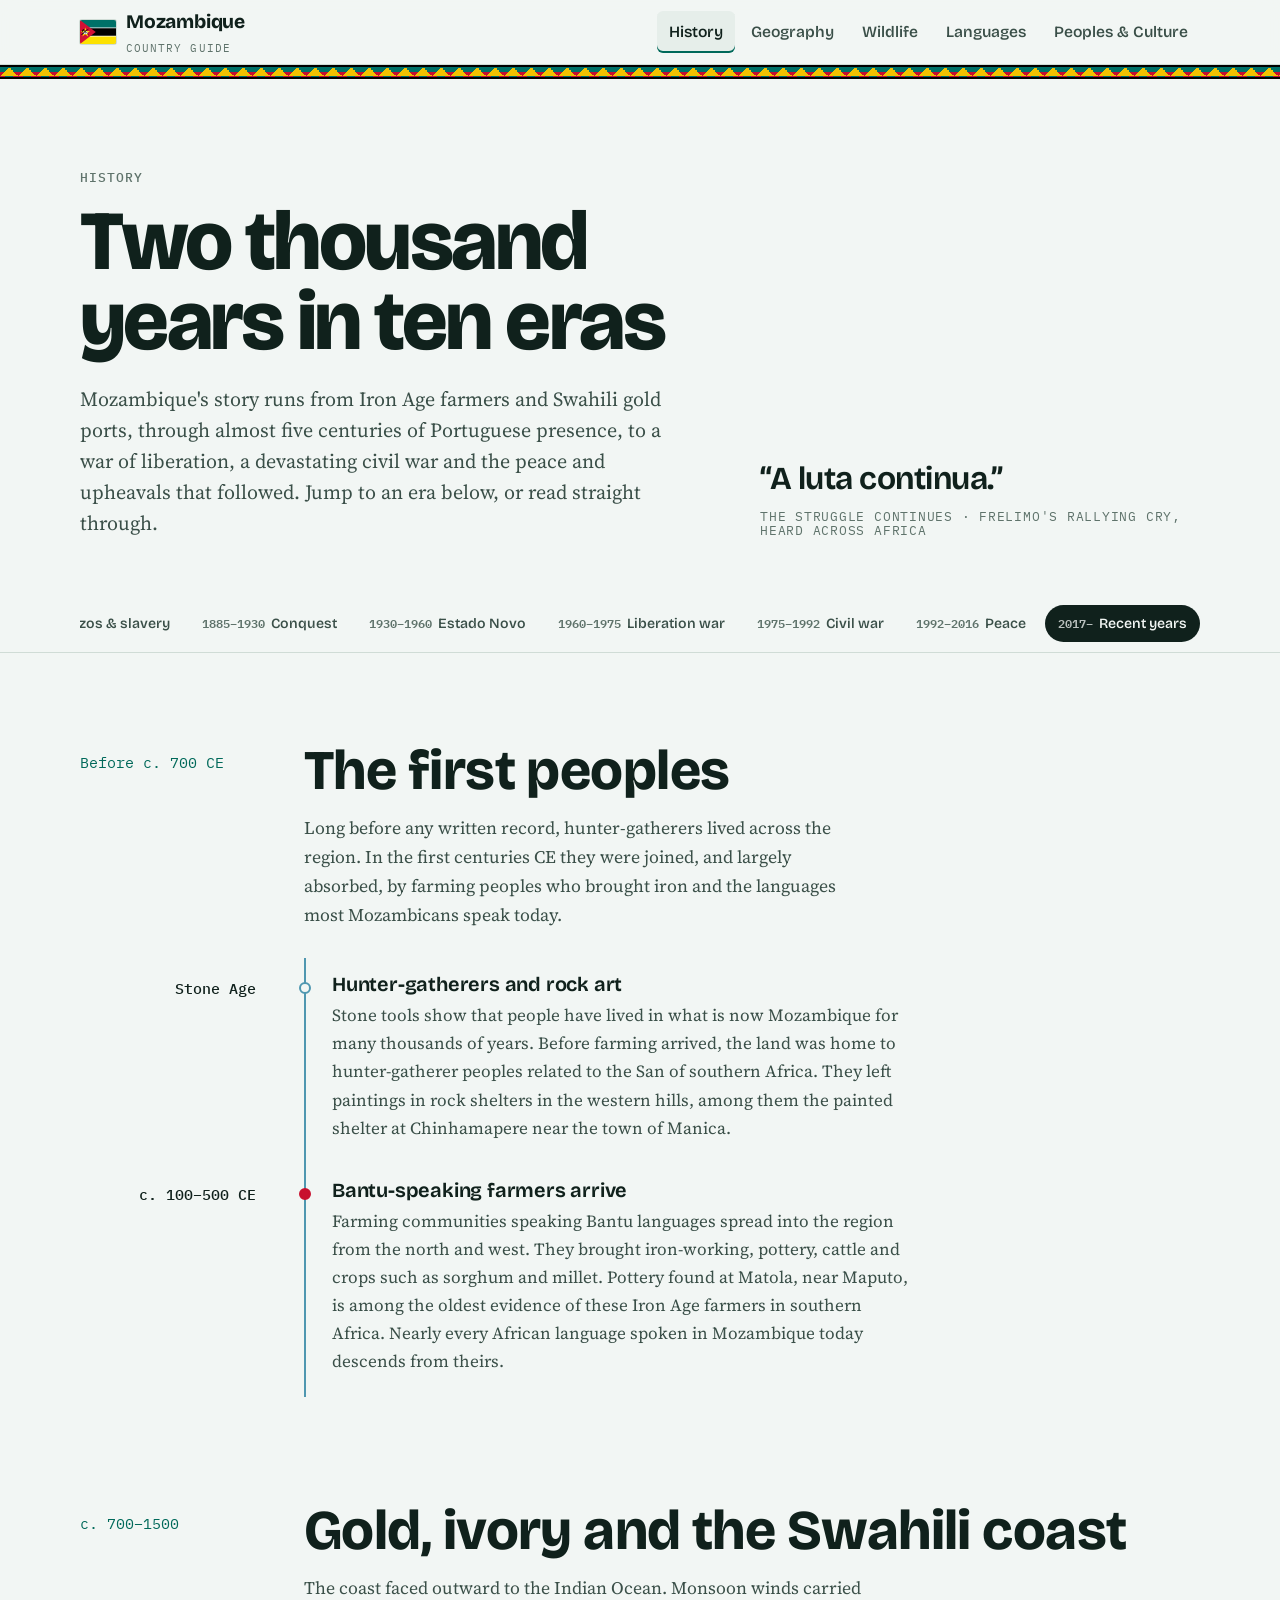
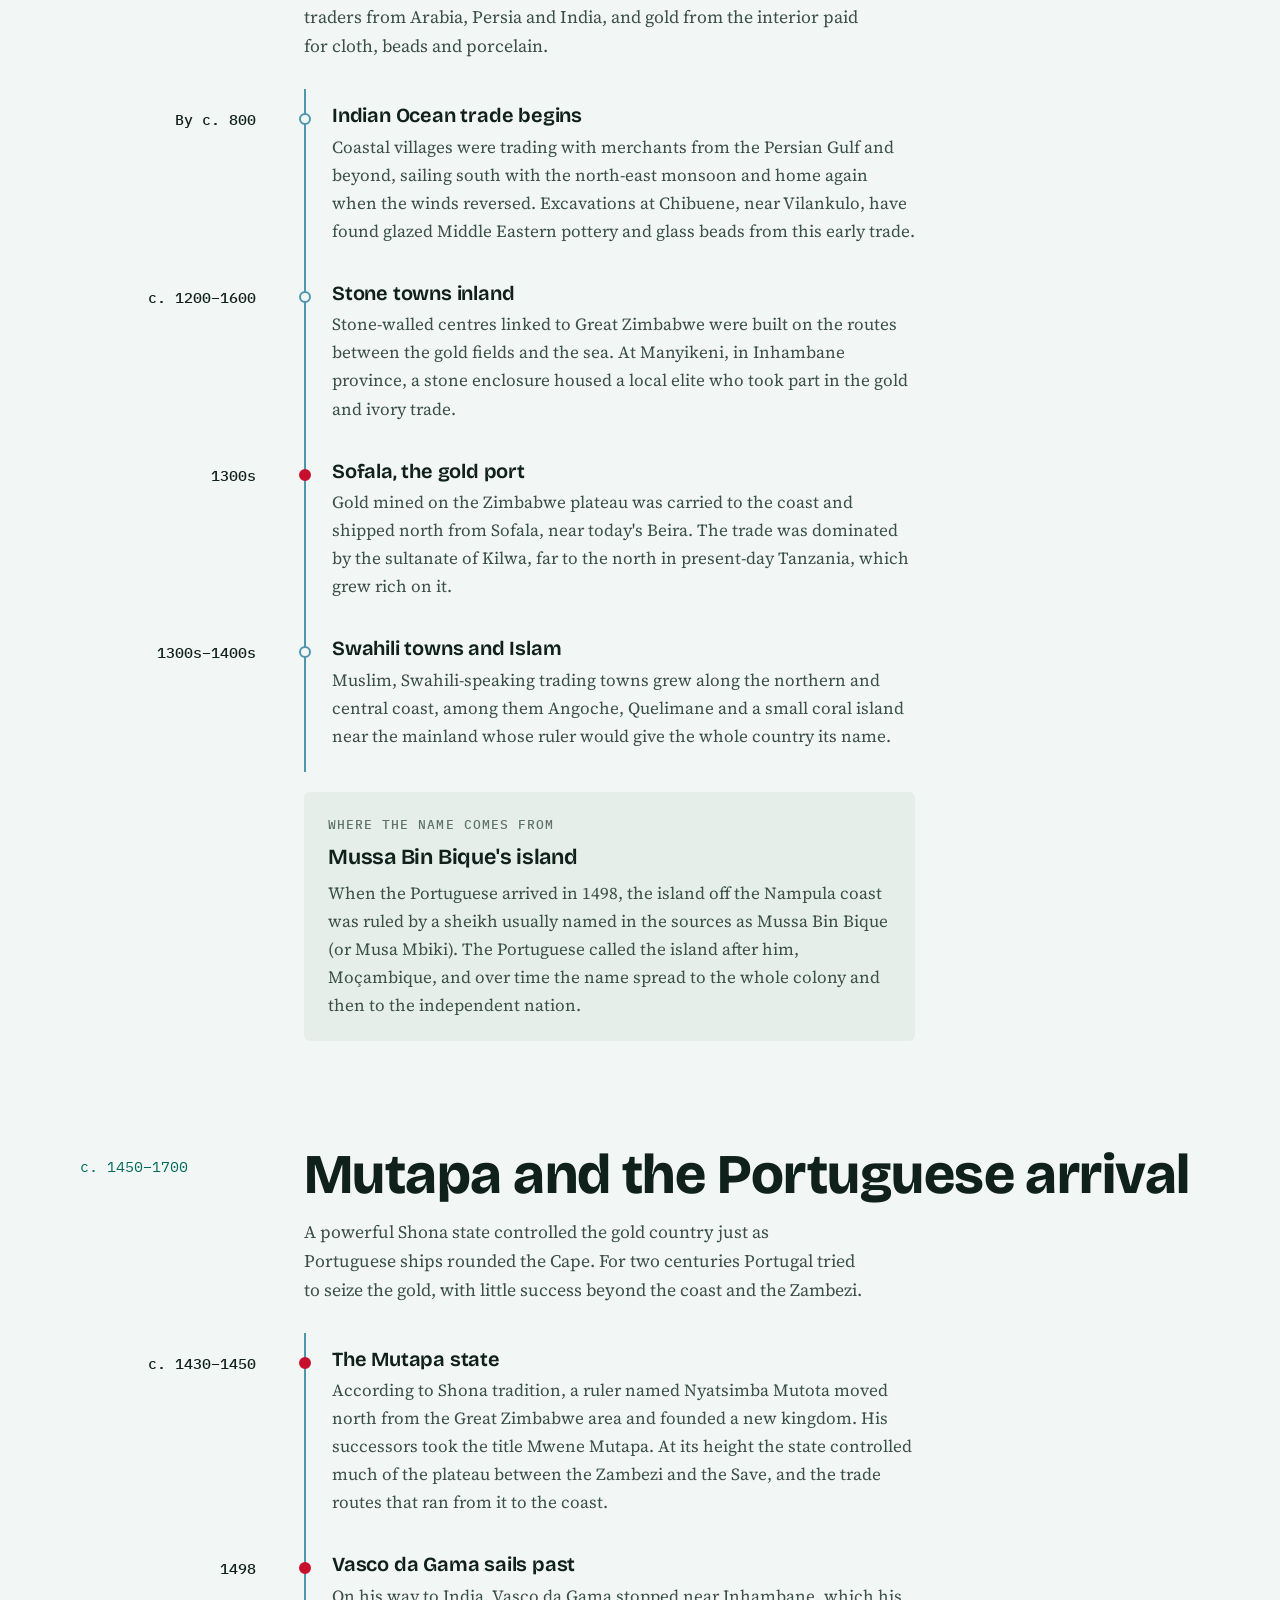
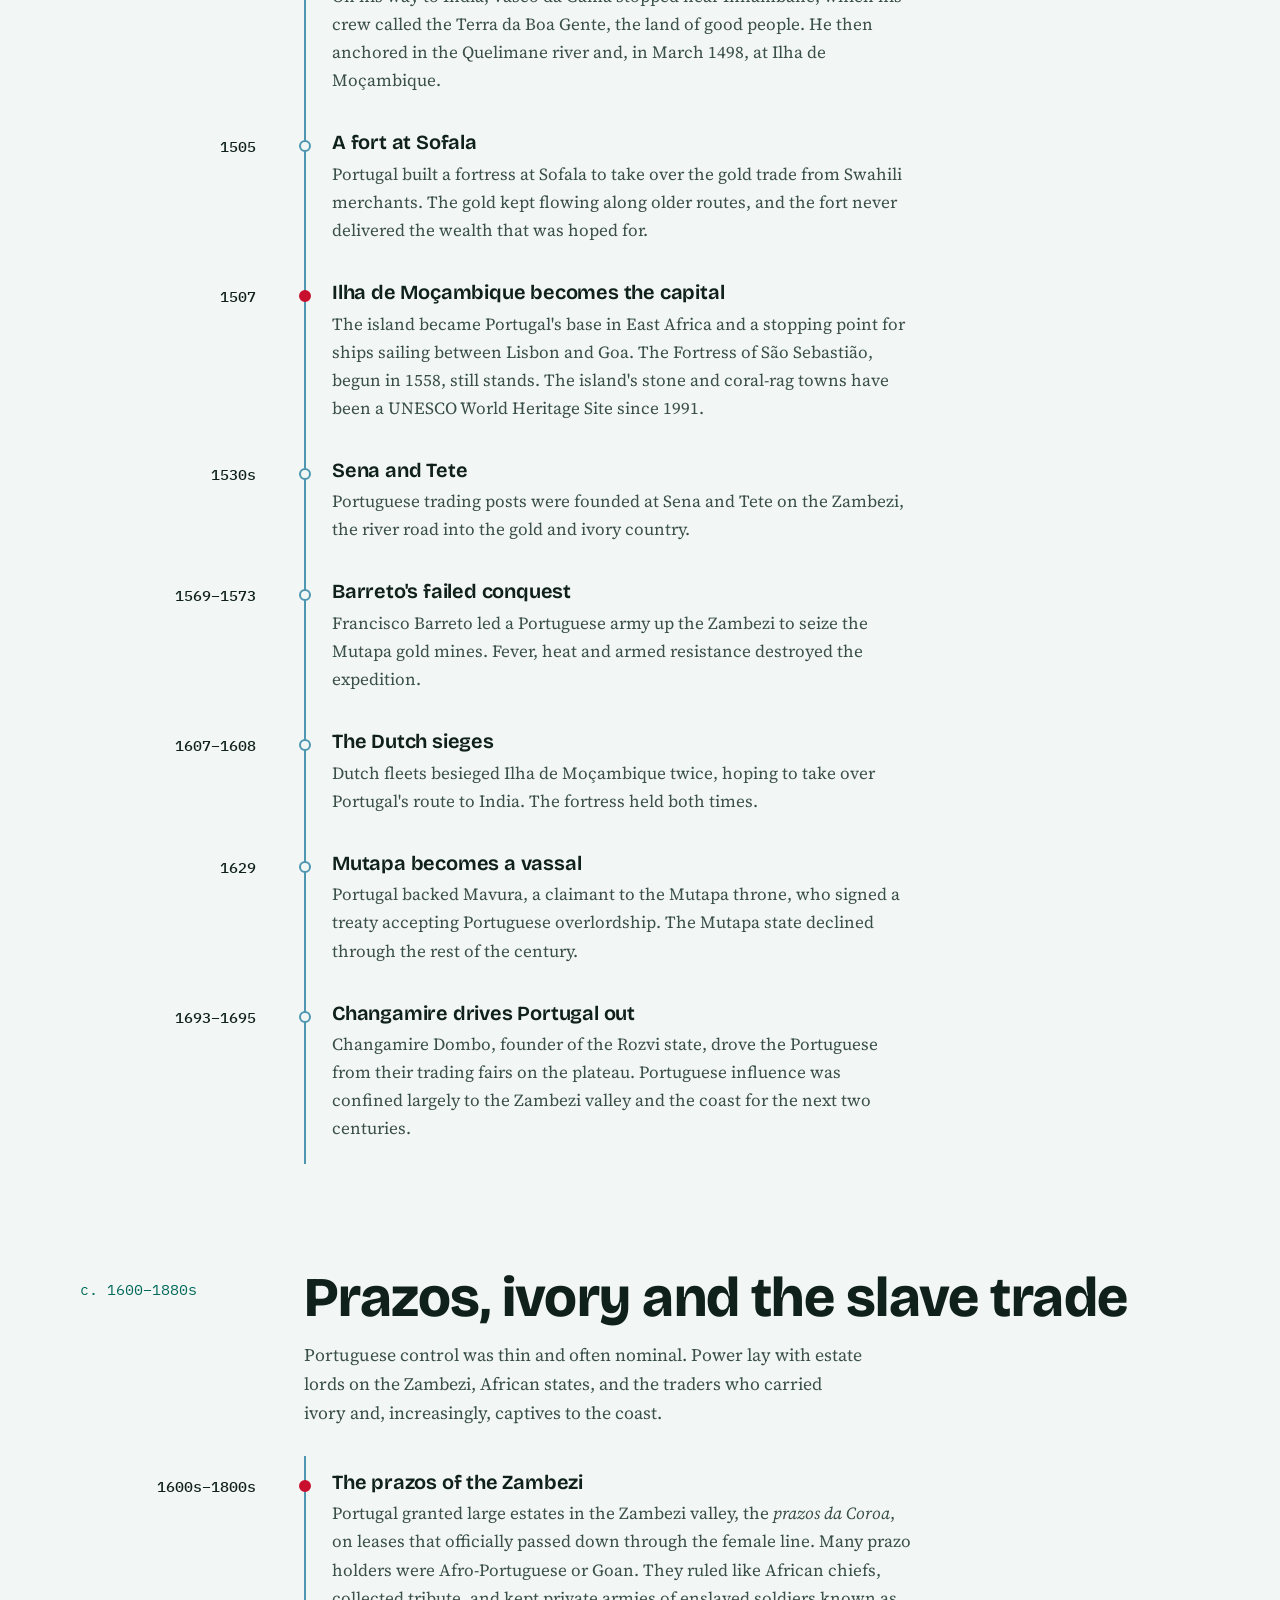
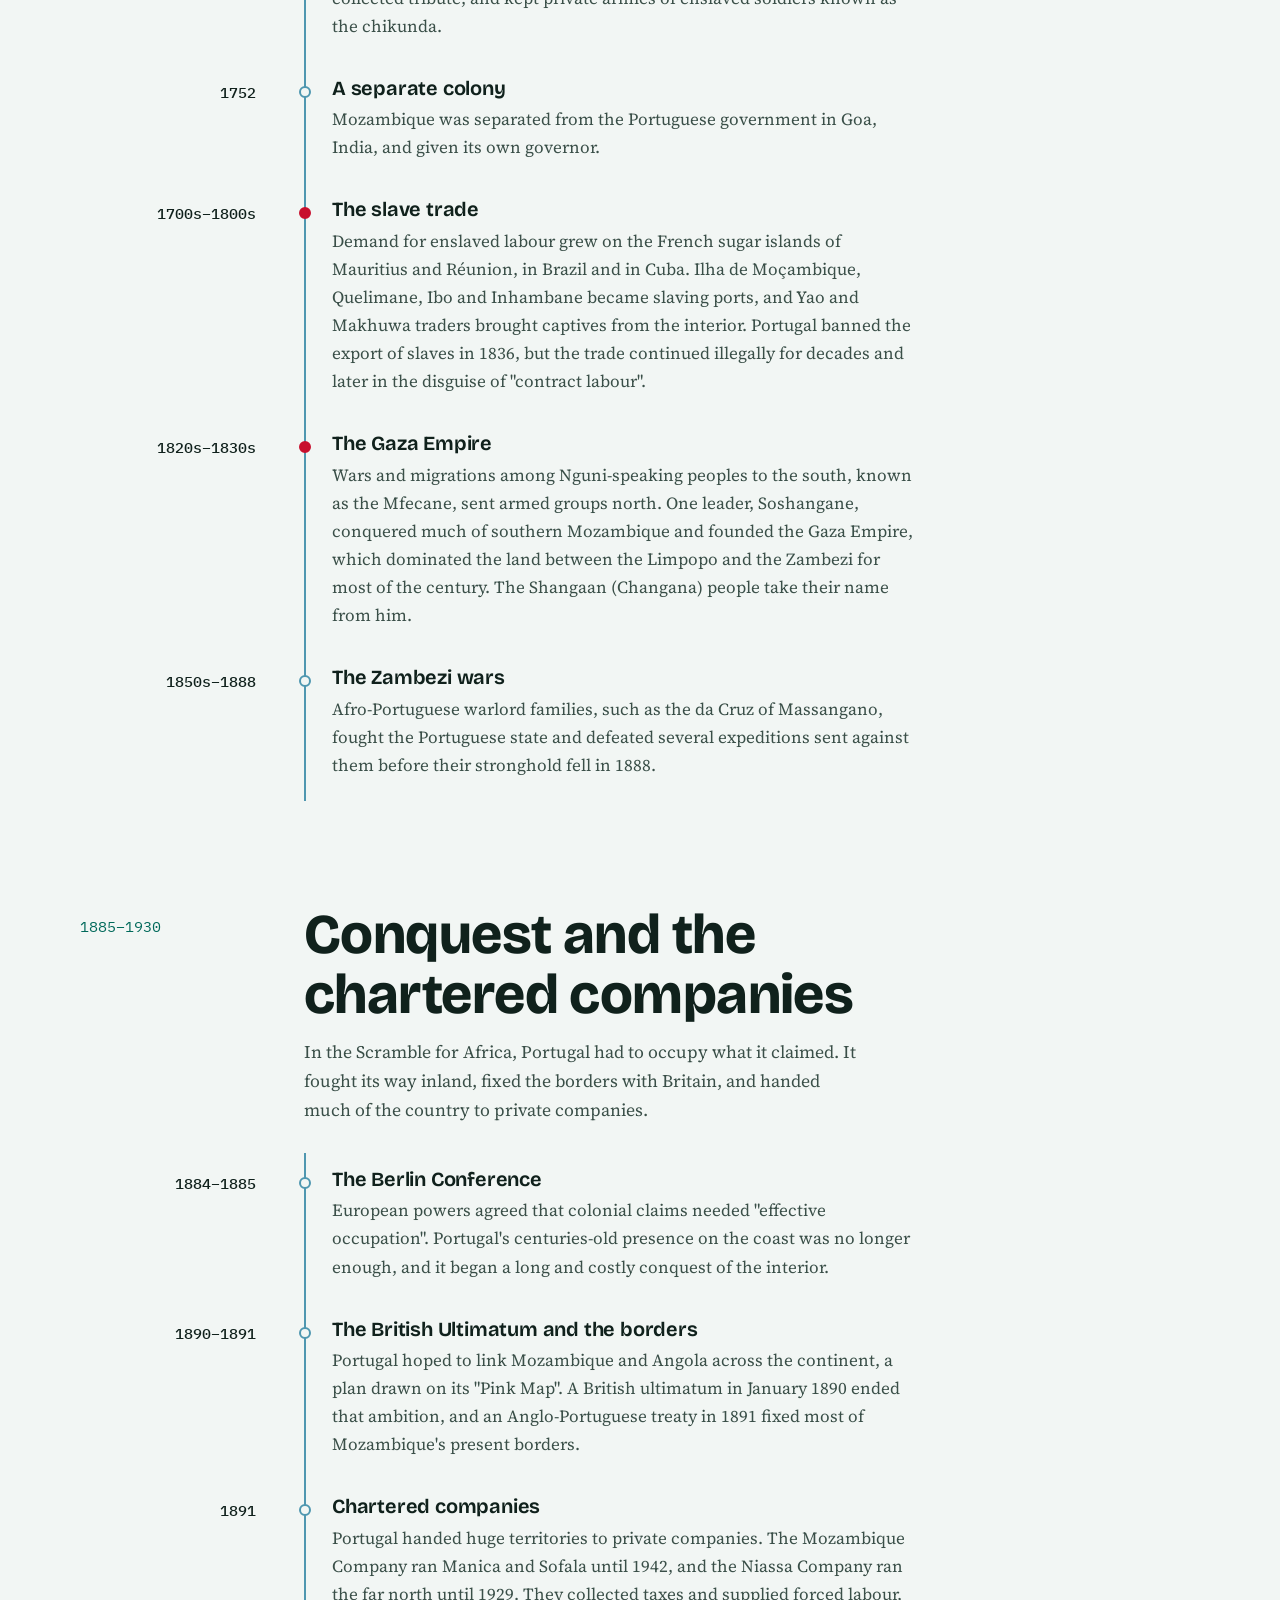
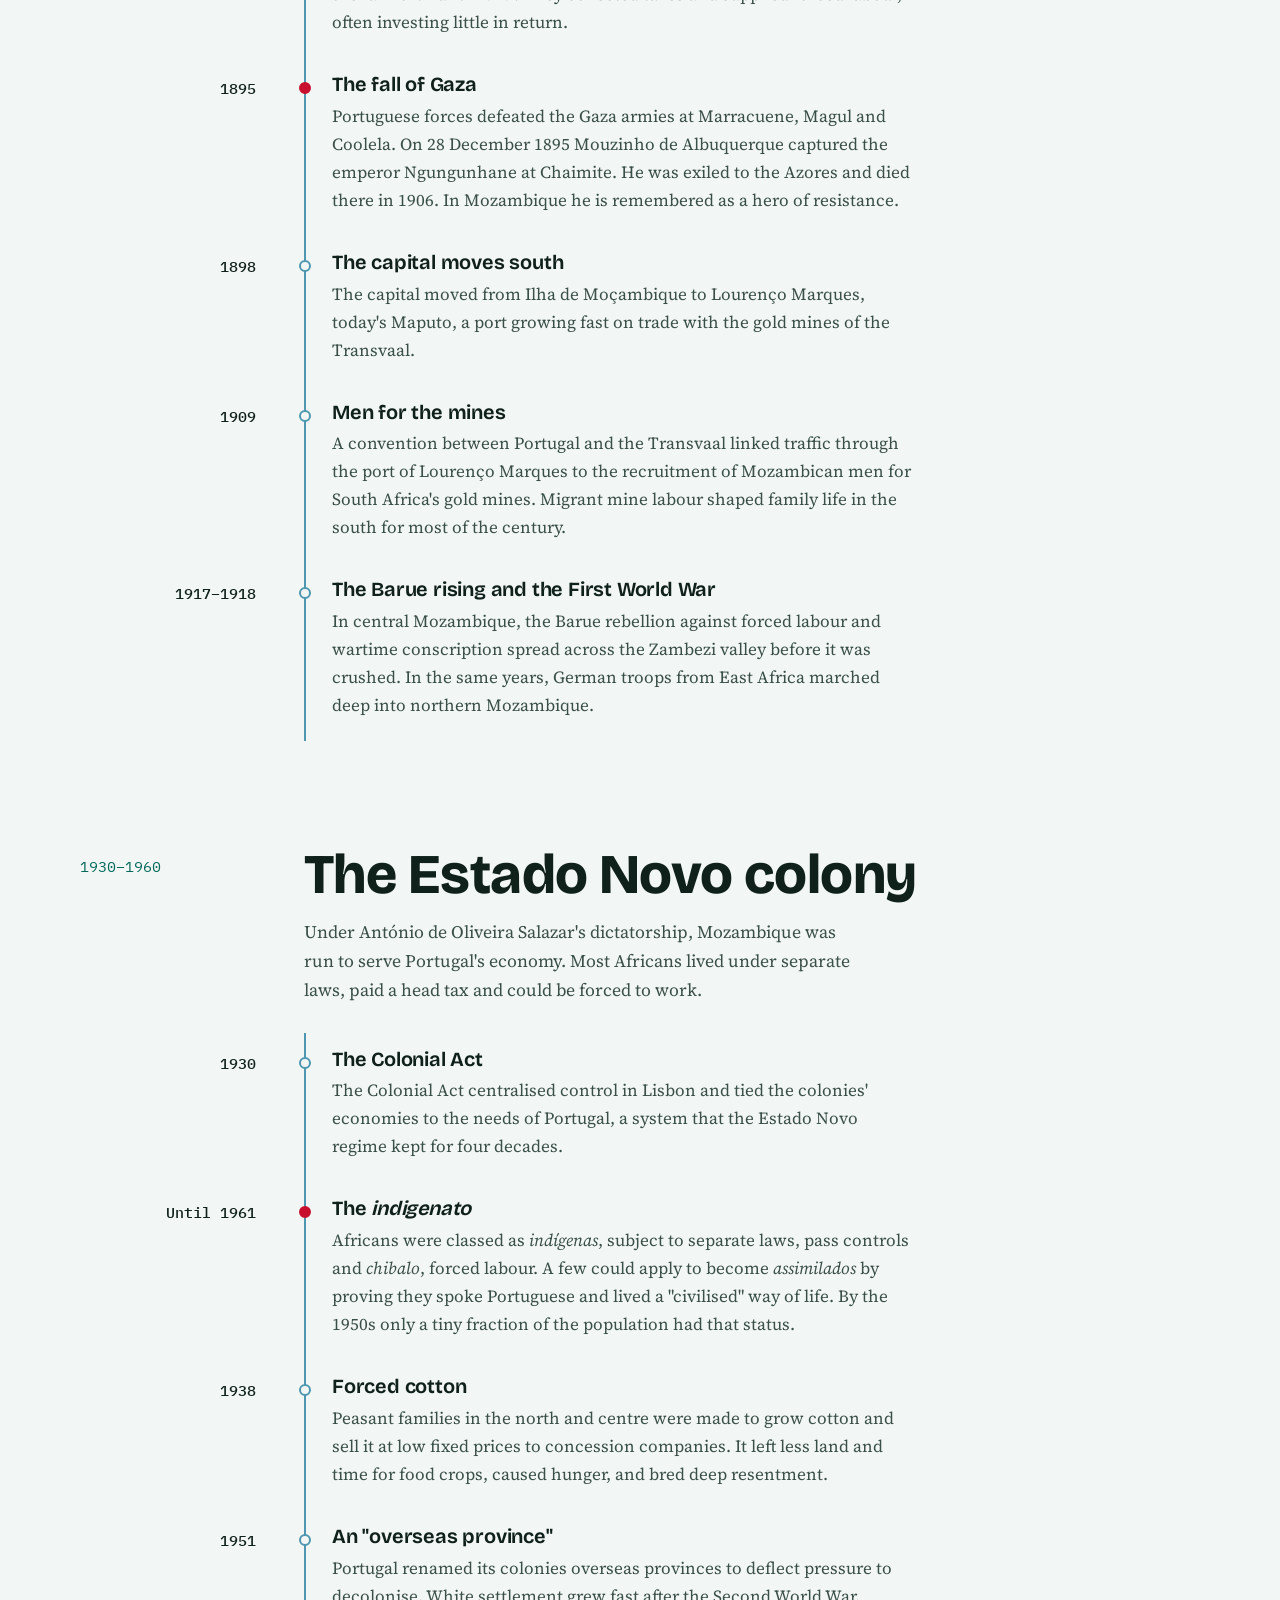
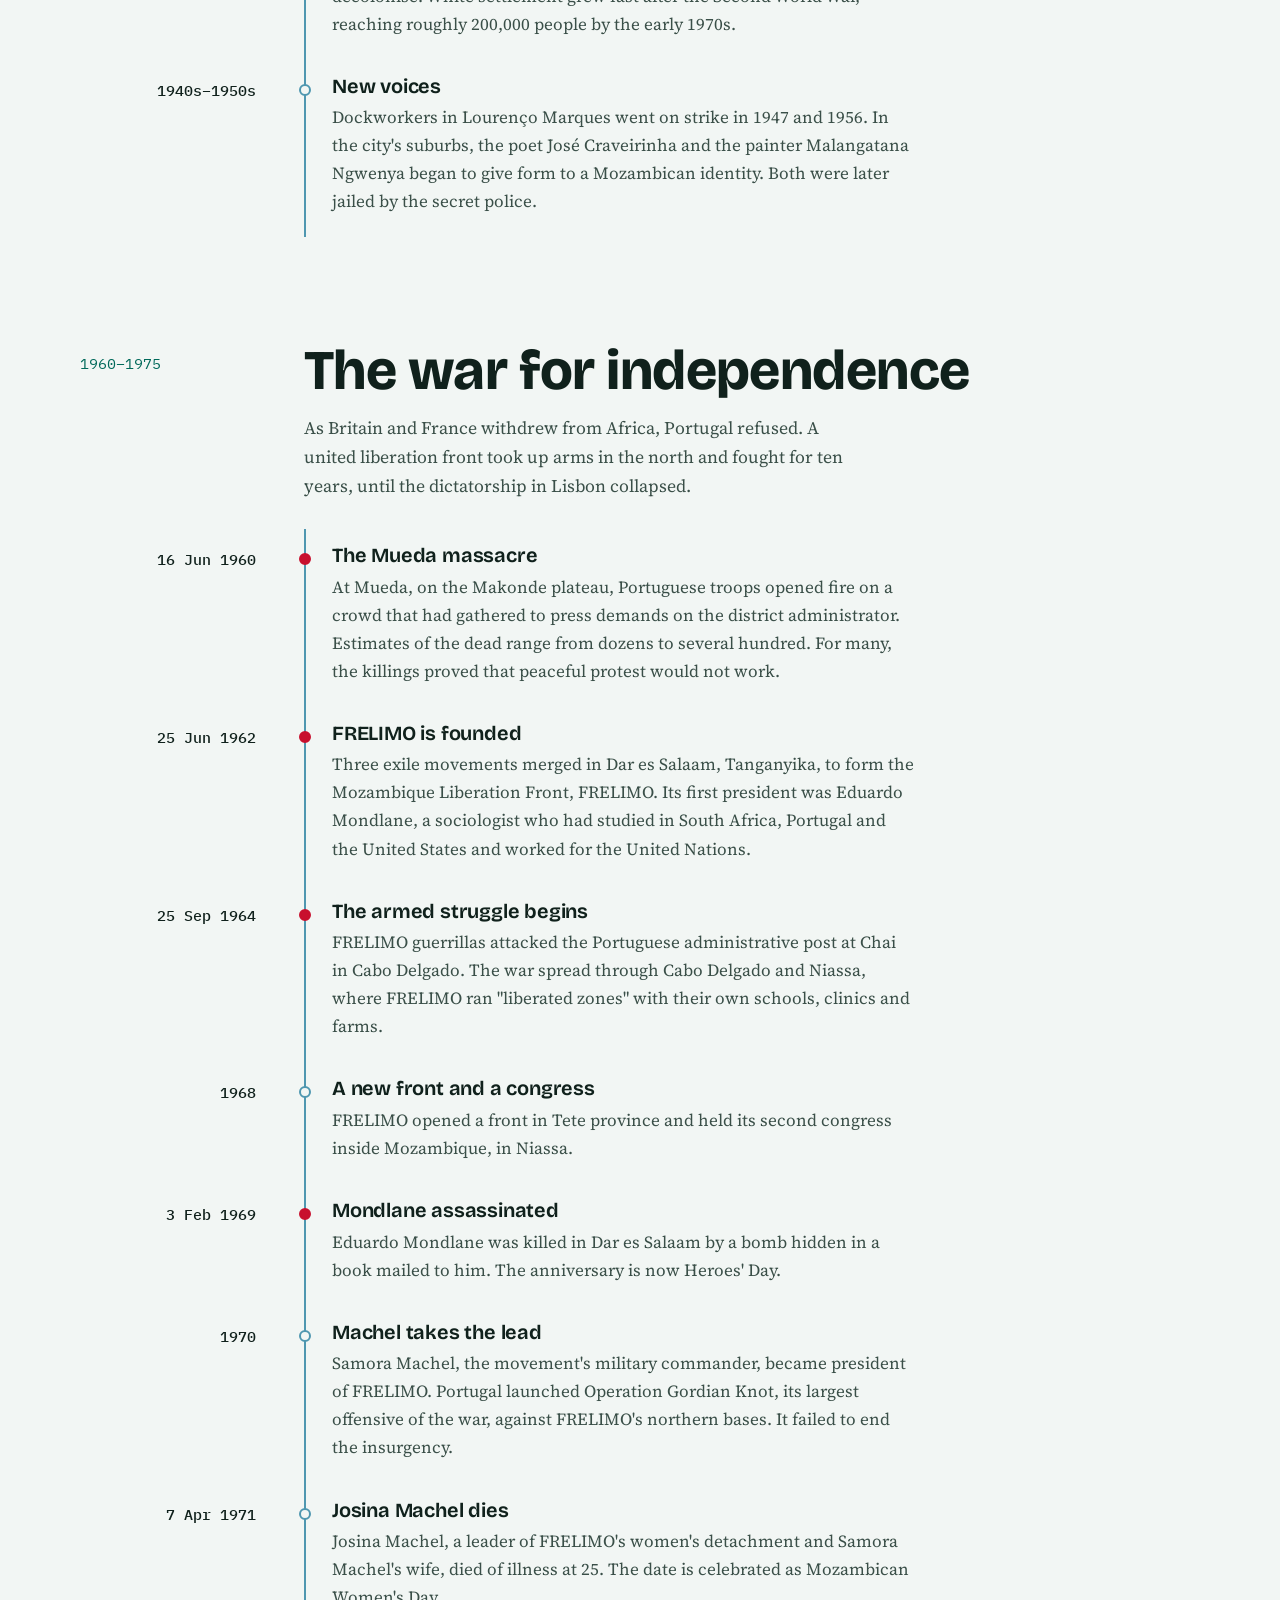
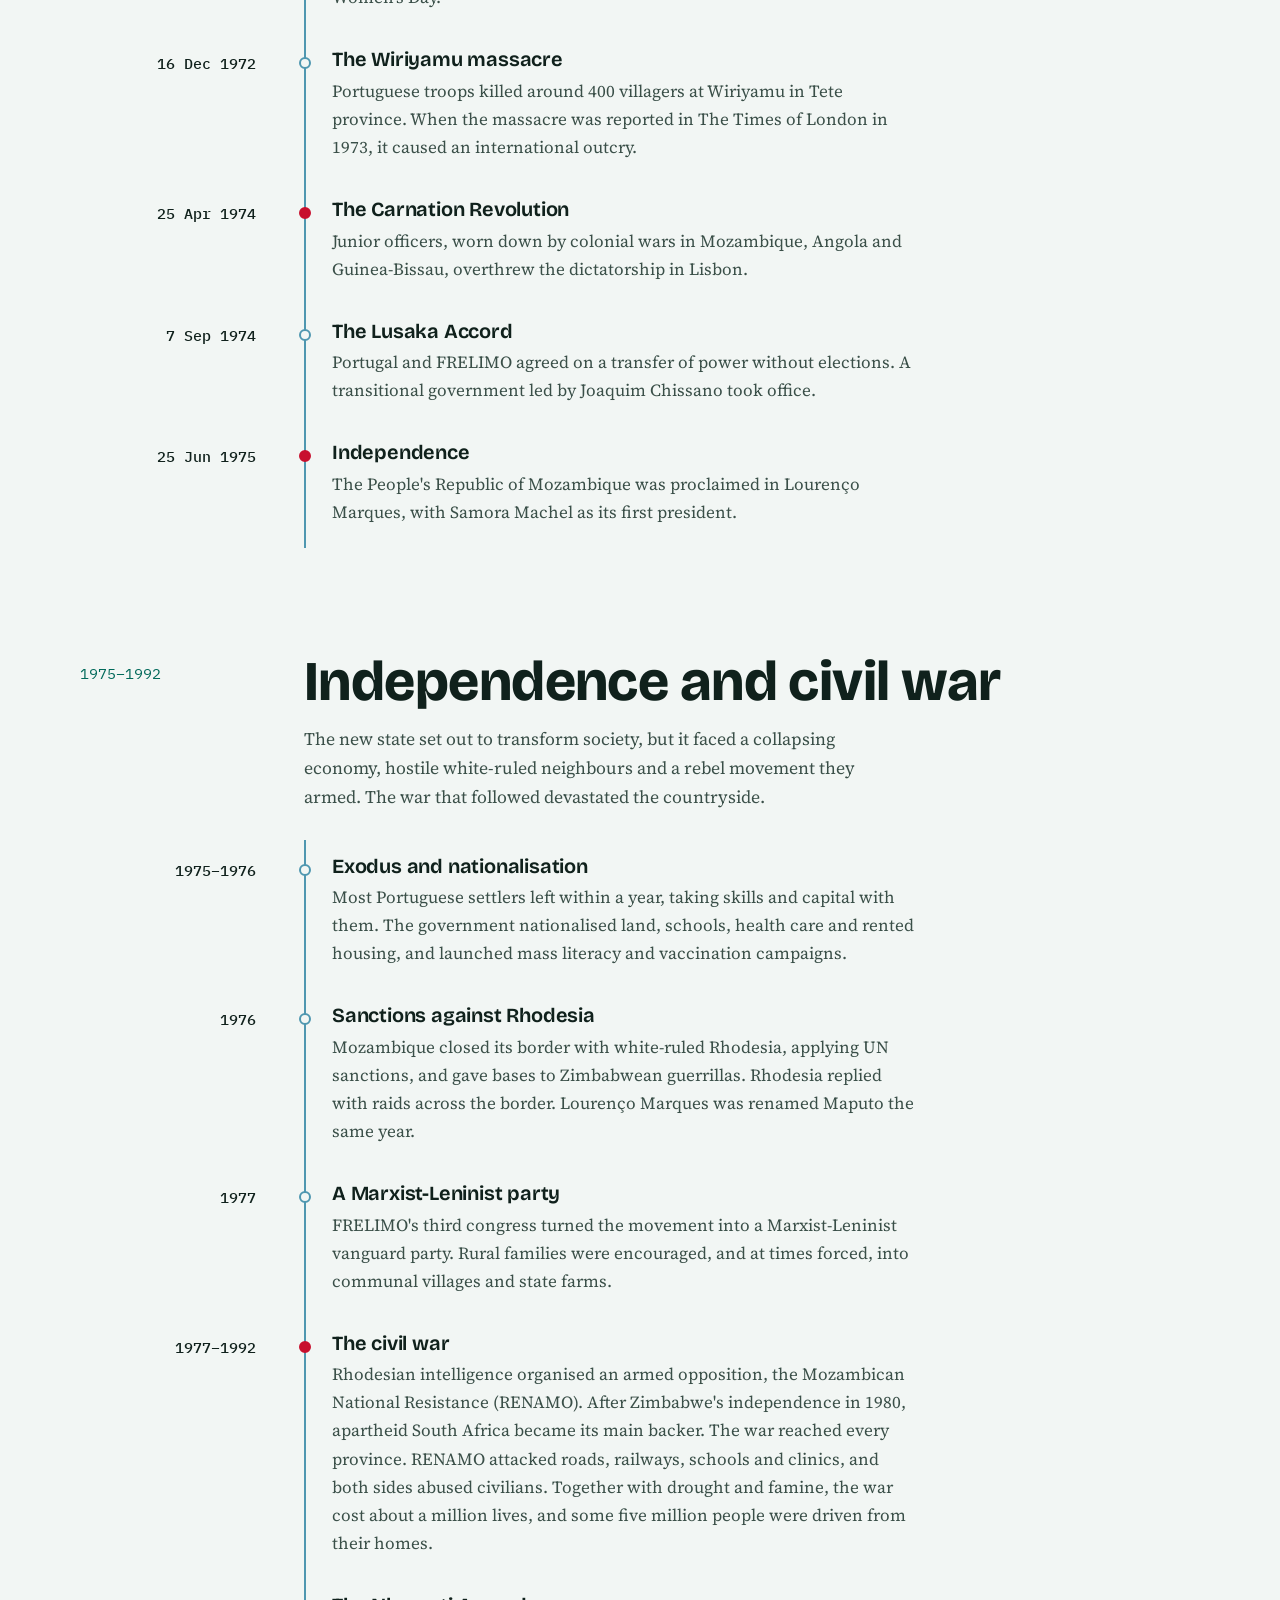
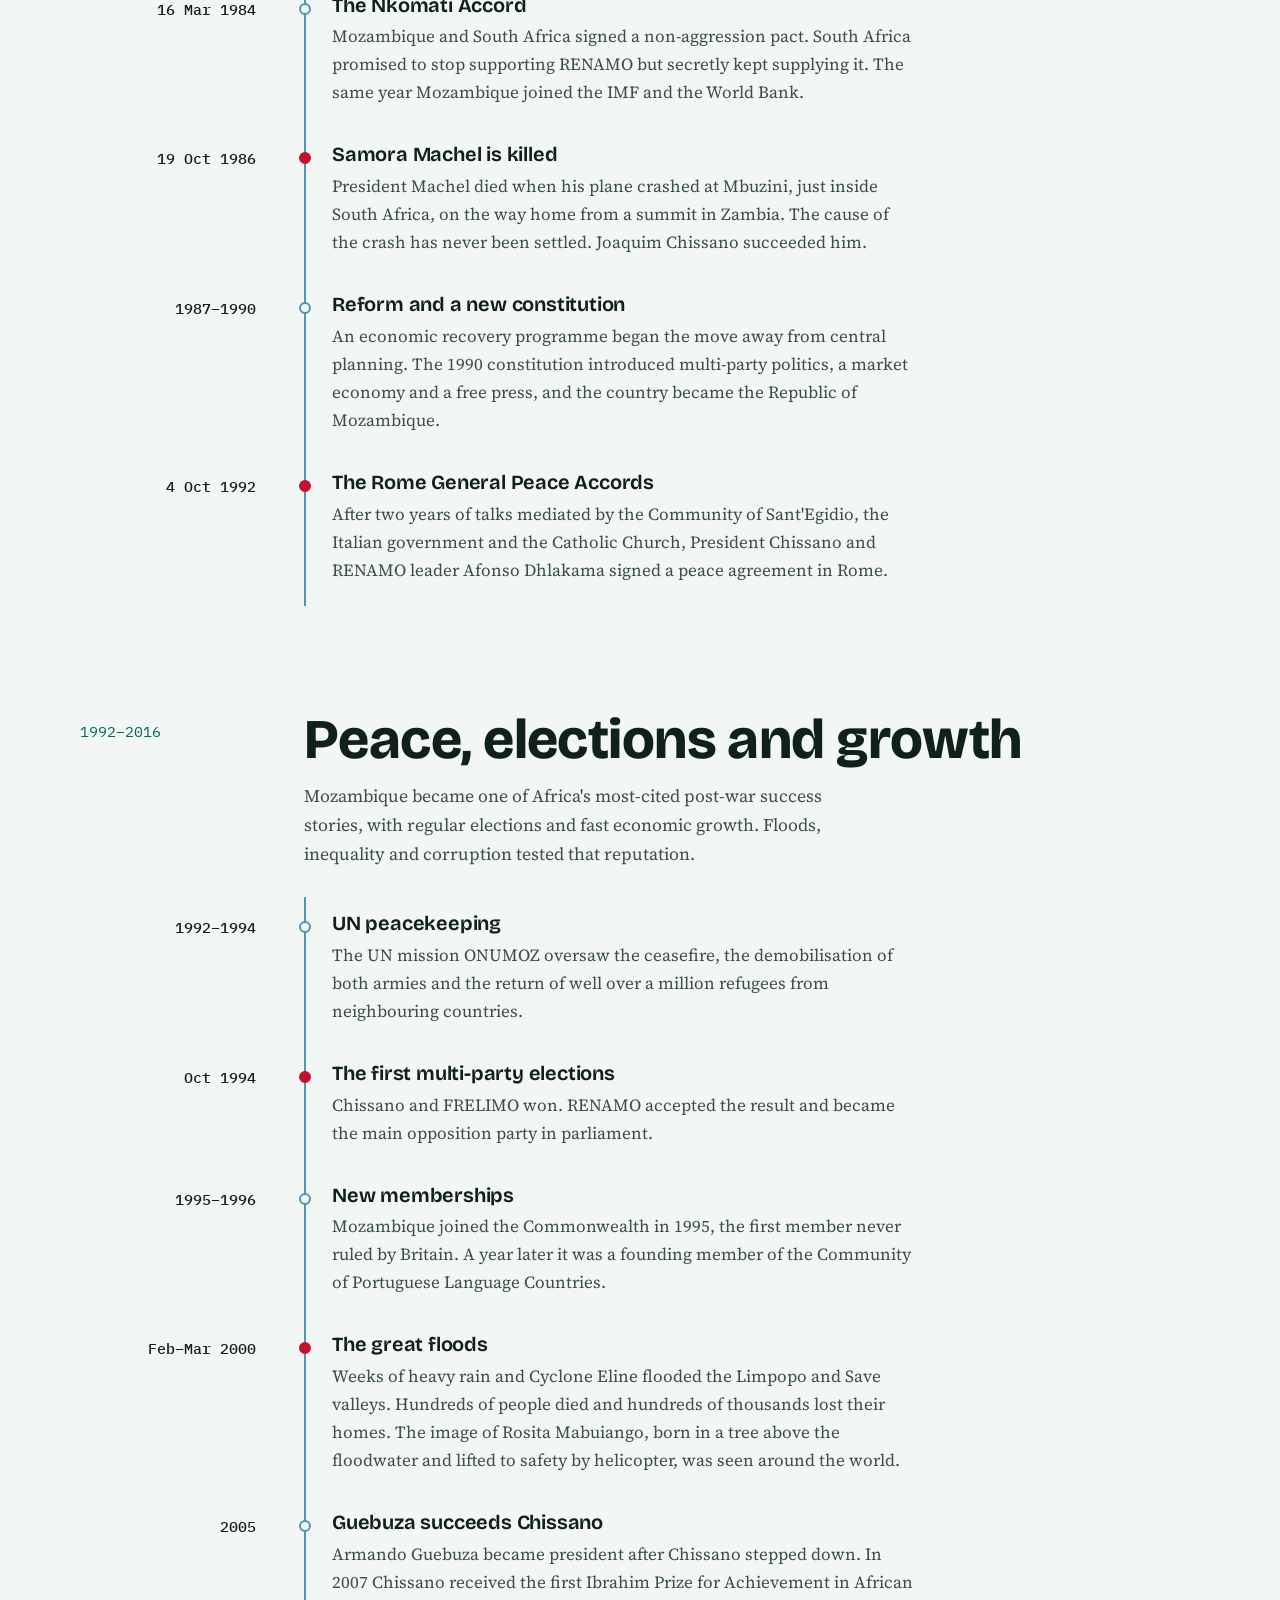
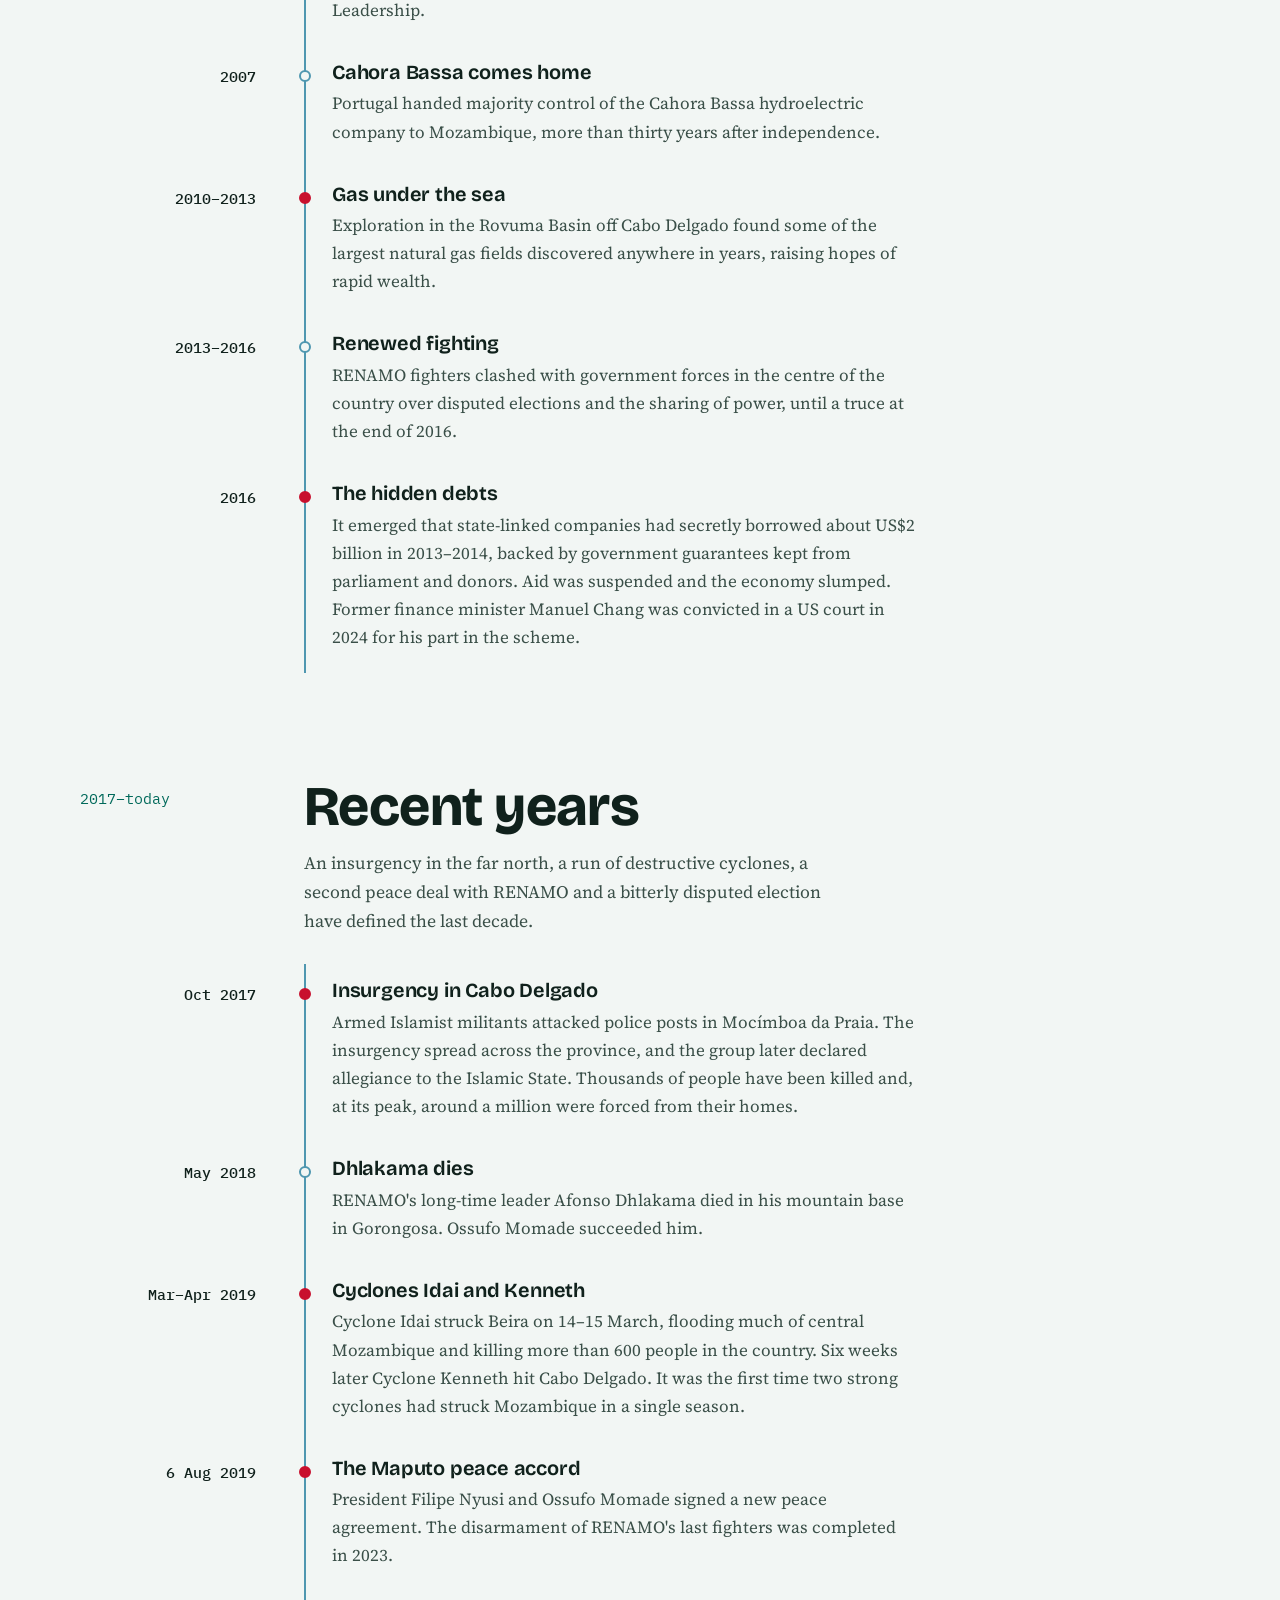
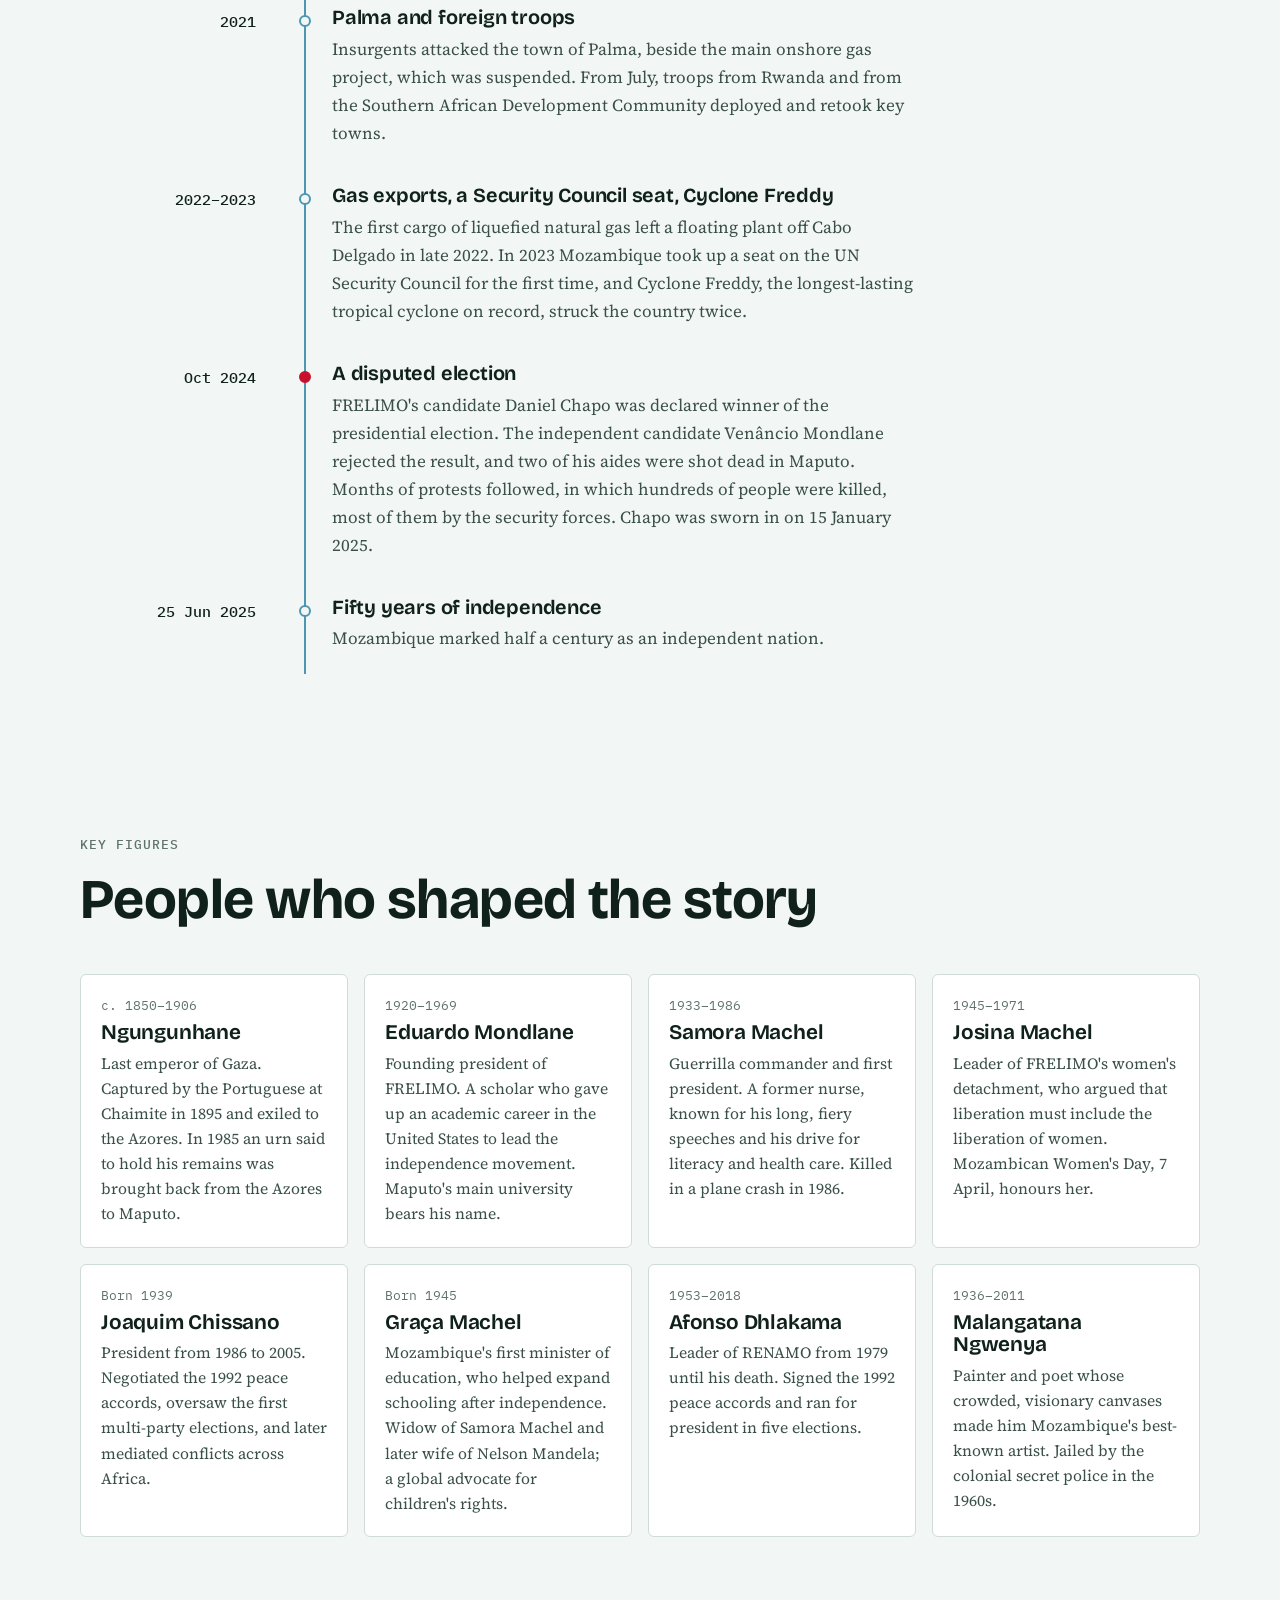
<file: history.html>
<!DOCTYPE html>
<html lang="en">
<head>
  <meta charset="UTF-8" />
  <meta name="viewport" content="width=device-width, initial-scale=1, viewport-fit=cover" />
  <title>History of Mozambique · Mozambique Country Guide</title>
  <meta name="description" content="The history of Mozambique from the first farmers and the Swahili gold trade to Portuguese rule, the liberation war, civil war and the present day." />
  <link rel="icon" href="data:image/svg+xml,<svg xmlns=%22http://www.w3.org/2000/svg%22 viewBox=%220 0 30 20%22><rect width=%2230%22 height=%226.2%22 fill=%22%23007168%22/><rect y=%226.2%22 width=%2230%22 height=%227.6%22 fill=%22%23fff%22/><rect y=%226.9%22 width=%2230%22 height=%226.2%22 fill=%22%23000%22/><rect y=%2213.8%22 width=%2230%22 height=%226.2%22 fill=%22%23fce100%22/><path d=%22M0 0L14 10L0 20Z%22 fill=%22%23d21034%22/></svg>" />
  <link rel="preconnect" href="https://fonts.googleapis.com" />
  <link rel="preconnect" href="https://fonts.gstatic.com" crossorigin />
  <link rel="stylesheet" href="https://fonts.googleapis.com/css2?family=Bricolage+Grotesque:opsz,wdth,wght@12..96,75..100,400..800&family=IBM+Plex+Mono:wght@400;500&family=Source+Serif+4:ital,opsz,wght@0,8..60,400..700;1,8..60,400&display=swap" />
  <link rel="stylesheet" href="styles.css" />
</head>
<body data-page="history">
  <a class="skip" href="#main">Skip to content</a>

  <header class="site-header">
    <div class="wrap nav-inner">
      <a class="brand" href="index.html" aria-label="Mozambique Country Guide, home">
        <img src="flag.svg" alt="" width="36" height="24" />
        <span>Mozambique<small>Country guide</small></span>
      </a>
      <button class="nav-toggle" id="navToggle" aria-expanded="false" aria-controls="siteNav"><span class="bars" aria-hidden="true"><span></span><span></span><span></span></span>Menu</button>
      <nav class="site-nav" id="siteNav" aria-label="Main">
        <ul class="nav-links">
          <li><a href="history.html" data-page="history">History</a></li>
          <li><a href="geography.html" data-page="geography">Geography</a></li>
          <li><a href="wildlife.html" data-page="wildlife">Wildlife</a></li>
          <li><a href="languages.html" data-page="languages">Languages</a></li>
          <li><a href="peoples.html" data-page="peoples">Peoples &amp; Culture</a></li>
        </ul>
      </nav>
    </div>
  </header>
  <div class="capulana" aria-hidden="true"></div>

  <main id="main">
    <section class="page-head">
      <div class="wrap page-head-grid">
        <div>
          <span class="label">History</span>
          <h1>Two thousand years in ten eras</h1>
          <p class="lede">Mozambique's story runs from Iron Age farmers and Swahili gold ports, through almost five centuries of Portuguese presence, to a war of liberation, a devastating civil war and the peace and upheavals that followed. Jump to an era below, or read straight through.</p>
        </div>
        <blockquote class="pull" style="margin:0">
          “A luta continua.”
          <cite>The struggle continues · FRELIMO's rallying cry, heard across Africa</cite>
        </blockquote>
      </div>
    </section>

    <nav class="era-nav" aria-label="Eras">
      <div class="wrap">
        <ol>
          <li><a href="#early"><span>to 700</span>First peoples</a></li>
          <li><a href="#coast"><span>700–1500</span>Swahili coast</a></li>
          <li><a href="#mutapa"><span>1450–1700</span>Mutapa &amp; Portugal</a></li>
          <li><a href="#prazos"><span>1600–1880</span>Prazos &amp; slavery</a></li>
          <li><a href="#conquest"><span>1885–1930</span>Conquest</a></li>
          <li><a href="#colony"><span>1930–1960</span>Estado Novo</a></li>
          <li><a href="#liberation"><span>1960–1975</span>Liberation war</a></li>
          <li><a href="#civilwar"><span>1975–1992</span>Civil war</a></li>
          <li><a href="#peace"><span>1992–2016</span>Peace</a></li>
          <li><a href="#today"><span>2017–</span>Recent years</a></li>
        </ol>
      </div>
    </nav>

    <div class="wrap">

      <!-- 1 -->
      <section class="era" id="early" aria-labelledby="early-h">
        <div class="era-head">
          <span class="span">Before c. 700 CE</span>
          <h2 id="early-h">The first peoples</h2>
          <p>Long before any written record, hunter-gatherers lived across the region. In the first centuries CE they were joined, and largely absorbed, by farming peoples who brought iron and the languages most Mozambicans speak today.</p>
        </div>
        <ol class="timeline">
          <li class="event">
            <span class="when">Stone Age</span>
            <div class="what">
              <h3>Hunter-gatherers and rock art</h3>
              <p>Stone tools show that people have lived in what is now Mozambique for many thousands of years. Before farming arrived, the land was home to hunter-gatherer peoples related to the San of southern Africa. They left paintings in rock shelters in the western hills, among them the painted shelter at Chinhamapere near the town of Manica.</p>
            </div>
          </li>
          <li class="event key">
            <span class="when">c. 100–500 CE</span>
            <div class="what">
              <h3>Bantu-speaking farmers arrive</h3>
              <p>Farming communities speaking Bantu languages spread into the region from the north and west. They brought iron-working, pottery, cattle and crops such as sorghum and millet. Pottery found at Matola, near Maputo, is among the oldest evidence of these Iron Age farmers in southern Africa. Nearly every African language spoken in Mozambique today descends from theirs.</p>
            </div>
          </li>
        </ol>
      </section>

      <!-- 2 -->
      <section class="era" id="coast" aria-labelledby="coast-h">
        <div class="era-head">
          <span class="span">c. 700–1500</span>
          <h2 id="coast-h">Gold, ivory and the Swahili coast</h2>
          <p>The coast faced outward to the Indian Ocean. Monsoon winds carried traders from Arabia, Persia and India, and gold from the interior paid for cloth, beads and porcelain.</p>
        </div>
        <ol class="timeline">
          <li class="event">
            <span class="when">By c. 800</span>
            <div class="what">
              <h3>Indian Ocean trade begins</h3>
              <p>Coastal villages were trading with merchants from the Persian Gulf and beyond, sailing south with the north-east monsoon and home again when the winds reversed. Excavations at Chibuene, near Vilankulo, have found glazed Middle Eastern pottery and glass beads from this early trade.</p>
            </div>
          </li>
          <li class="event">
            <span class="when">c. 1200–1600</span>
            <div class="what">
              <h3>Stone towns inland</h3>
              <p>Stone-walled centres linked to Great Zimbabwe were built on the routes between the gold fields and the sea. At Manyikeni, in Inhambane province, a stone enclosure housed a local elite who took part in the gold and ivory trade.</p>
            </div>
          </li>
          <li class="event key">
            <span class="when">1300s</span>
            <div class="what">
              <h3>Sofala, the gold port</h3>
              <p>Gold mined on the Zimbabwe plateau was carried to the coast and shipped north from Sofala, near today's Beira. The trade was dominated by the sultanate of Kilwa, far to the north in present-day Tanzania, which grew rich on it.</p>
            </div>
          </li>
          <li class="event">
            <span class="when">1300s–1400s</span>
            <div class="what">
              <h3>Swahili towns and Islam</h3>
              <p>Muslim, Swahili-speaking trading towns grew along the northern and central coast, among them Angoche, Quelimane and a small coral island near the mainland whose ruler would give the whole country its name.</p>
            </div>
          </li>
        </ol>
        <div class="era-aside">
          <aside class="callout">
            <span class="label">Where the name comes from</span>
            <h3>Mussa Bin Bique's island</h3>
            <p>When the Portuguese arrived in 1498, the island off the Nampula coast was ruled by a sheikh usually named in the sources as Mussa Bin Bique (or Musa Mbiki). The Portuguese called the island after him, Moçambique, and over time the name spread to the whole colony and then to the independent nation.</p>
          </aside>
        </div>
      </section>

      <!-- 3 -->
      <section class="era" id="mutapa" aria-labelledby="mutapa-h">
        <div class="era-head">
          <span class="span">c. 1450–1700</span>
          <h2 id="mutapa-h">Mutapa and the Portuguese arrival</h2>
          <p>A powerful Shona state controlled the gold country just as Portuguese ships rounded the Cape. For two centuries Portugal tried to seize the gold, with little success beyond the coast and the Zambezi.</p>
        </div>
        <ol class="timeline">
          <li class="event key">
            <span class="when">c. 1430–1450</span>
            <div class="what">
              <h3>The Mutapa state</h3>
              <p>According to Shona tradition, a ruler named Nyatsimba Mutota moved north from the Great Zimbabwe area and founded a new kingdom. His successors took the title Mwene Mutapa. At its height the state controlled much of the plateau between the Zambezi and the Save, and the trade routes that ran from it to the coast.</p>
            </div>
          </li>
          <li class="event key">
            <span class="when">1498</span>
            <div class="what">
              <h3>Vasco da Gama sails past</h3>
              <p>On his way to India, Vasco da Gama stopped near Inhambane, which his crew called the Terra da Boa Gente, the land of good people. He then anchored in the Quelimane river and, in March 1498, at Ilha de Moçambique.</p>
            </div>
          </li>
          <li class="event">
            <span class="when">1505</span>
            <div class="what">
              <h3>A fort at Sofala</h3>
              <p>Portugal built a fortress at Sofala to take over the gold trade from Swahili merchants. The gold kept flowing along older routes, and the fort never delivered the wealth that was hoped for.</p>
            </div>
          </li>
          <li class="event key">
            <span class="when">1507</span>
            <div class="what">
              <h3>Ilha de Moçambique becomes the capital</h3>
              <p>The island became Portugal's base in East Africa and a stopping point for ships sailing between Lisbon and Goa. The Fortress of São Sebastião, begun in 1558, still stands. The island's stone and coral-rag towns have been a UNESCO World Heritage Site since 1991.</p>
            </div>
          </li>
          <li class="event">
            <span class="when">1530s</span>
            <div class="what">
              <h3>Sena and Tete</h3>
              <p>Portuguese trading posts were founded at Sena and Tete on the Zambezi, the river road into the gold and ivory country.</p>
            </div>
          </li>
          <li class="event">
            <span class="when">1569–1573</span>
            <div class="what">
              <h3>Barreto's failed conquest</h3>
              <p>Francisco Barreto led a Portuguese army up the Zambezi to seize the Mutapa gold mines. Fever, heat and armed resistance destroyed the expedition.</p>
            </div>
          </li>
          <li class="event">
            <span class="when">1607–1608</span>
            <div class="what">
              <h3>The Dutch sieges</h3>
              <p>Dutch fleets besieged Ilha de Moçambique twice, hoping to take over Portugal's route to India. The fortress held both times.</p>
            </div>
          </li>
          <li class="event">
            <span class="when">1629</span>
            <div class="what">
              <h3>Mutapa becomes a vassal</h3>
              <p>Portugal backed Mavura, a claimant to the Mutapa throne, who signed a treaty accepting Portuguese overlordship. The Mutapa state declined through the rest of the century.</p>
            </div>
          </li>
          <li class="event">
            <span class="when">1693–1695</span>
            <div class="what">
              <h3>Changamire drives Portugal out</h3>
              <p>Changamire Dombo, founder of the Rozvi state, drove the Portuguese from their trading fairs on the plateau. Portuguese influence was confined largely to the Zambezi valley and the coast for the next two centuries.</p>
            </div>
          </li>
        </ol>
      </section>

      <!-- 4 -->
      <section class="era" id="prazos" aria-labelledby="prazos-h">
        <div class="era-head">
          <span class="span">c. 1600–1880s</span>
          <h2 id="prazos-h">Prazos, ivory and the slave trade</h2>
          <p>Portuguese control was thin and often nominal. Power lay with estate lords on the Zambezi, African states, and the traders who carried ivory and, increasingly, captives to the coast.</p>
        </div>
        <ol class="timeline">
          <li class="event key">
            <span class="when">1600s–1800s</span>
            <div class="what">
              <h3>The prazos of the Zambezi</h3>
              <p>Portugal granted large estates in the Zambezi valley, the <em>prazos da Coroa</em>, on leases that officially passed down through the female line. Many prazo holders were Afro-Portuguese or Goan. They ruled like African chiefs, collected tribute, and kept private armies of enslaved soldiers known as the chikunda.</p>
            </div>
          </li>
          <li class="event">
            <span class="when">1752</span>
            <div class="what">
              <h3>A separate colony</h3>
              <p>Mozambique was separated from the Portuguese government in Goa, India, and given its own governor.</p>
            </div>
          </li>
          <li class="event key">
            <span class="when">1700s–1800s</span>
            <div class="what">
              <h3>The slave trade</h3>
              <p>Demand for enslaved labour grew on the French sugar islands of Mauritius and Réunion, in Brazil and in Cuba. Ilha de Moçambique, Quelimane, Ibo and Inhambane became slaving ports, and Yao and Makhuwa traders brought captives from the interior. Portugal banned the export of slaves in 1836, but the trade continued illegally for decades and later in the disguise of "contract labour".</p>
            </div>
          </li>
          <li class="event key">
            <span class="when">1820s–1830s</span>
            <div class="what">
              <h3>The Gaza Empire</h3>
              <p>Wars and migrations among Nguni-speaking peoples to the south, known as the Mfecane, sent armed groups north. One leader, Soshangane, conquered much of southern Mozambique and founded the Gaza Empire, which dominated the land between the Limpopo and the Zambezi for most of the century. The Shangaan (Changana) people take their name from him.</p>
            </div>
          </li>
          <li class="event">
            <span class="when">1850s–1888</span>
            <div class="what">
              <h3>The Zambezi wars</h3>
              <p>Afro-Portuguese warlord families, such as the da Cruz of Massangano, fought the Portuguese state and defeated several expeditions sent against them before their stronghold fell in 1888.</p>
            </div>
          </li>
        </ol>
      </section>

      <!-- 5 -->
      <section class="era" id="conquest" aria-labelledby="conquest-h">
        <div class="era-head">
          <span class="span">1885–1930</span>
          <h2 id="conquest-h">Conquest and the chartered companies</h2>
          <p>In the Scramble for Africa, Portugal had to occupy what it claimed. It fought its way inland, fixed the borders with Britain, and handed much of the country to private companies.</p>
        </div>
        <ol class="timeline">
          <li class="event">
            <span class="when">1884–1885</span>
            <div class="what">
              <h3>The Berlin Conference</h3>
              <p>European powers agreed that colonial claims needed "effective occupation". Portugal's centuries-old presence on the coast was no longer enough, and it began a long and costly conquest of the interior.</p>
            </div>
          </li>
          <li class="event">
            <span class="when">1890–1891</span>
            <div class="what">
              <h3>The British Ultimatum and the borders</h3>
              <p>Portugal hoped to link Mozambique and Angola across the continent, a plan drawn on its "Pink Map". A British ultimatum in January 1890 ended that ambition, and an Anglo-Portuguese treaty in 1891 fixed most of Mozambique's present borders.</p>
            </div>
          </li>
          <li class="event">
            <span class="when">1891</span>
            <div class="what">
              <h3>Chartered companies</h3>
              <p>Portugal handed huge territories to private companies. The Mozambique Company ran Manica and Sofala until 1942, and the Niassa Company ran the far north until 1929. They collected taxes and supplied forced labour, often investing little in return.</p>
            </div>
          </li>
          <li class="event key">
            <span class="when">1895</span>
            <div class="what">
              <h3>The fall of Gaza</h3>
              <p>Portuguese forces defeated the Gaza armies at Marracuene, Magul and Coolela. On 28 December 1895 Mouzinho de Albuquerque captured the emperor Ngungunhane at Chaimite. He was exiled to the Azores and died there in 1906. In Mozambique he is remembered as a hero of resistance.</p>
            </div>
          </li>
          <li class="event">
            <span class="when">1898</span>
            <div class="what">
              <h3>The capital moves south</h3>
              <p>The capital moved from Ilha de Moçambique to Lourenço Marques, today's Maputo, a port growing fast on trade with the gold mines of the Transvaal.</p>
            </div>
          </li>
          <li class="event">
            <span class="when">1909</span>
            <div class="what">
              <h3>Men for the mines</h3>
              <p>A convention between Portugal and the Transvaal linked traffic through the port of Lourenço Marques to the recruitment of Mozambican men for South Africa's gold mines. Migrant mine labour shaped family life in the south for most of the century.</p>
            </div>
          </li>
          <li class="event">
            <span class="when">1917–1918</span>
            <div class="what">
              <h3>The Barue rising and the First World War</h3>
              <p>In central Mozambique, the Barue rebellion against forced labour and wartime conscription spread across the Zambezi valley before it was crushed. In the same years, German troops from East Africa marched deep into northern Mozambique.</p>
            </div>
          </li>
        </ol>
      </section>

      <!-- 6 -->
      <section class="era" id="colony" aria-labelledby="colony-h">
        <div class="era-head">
          <span class="span">1930–1960</span>
          <h2 id="colony-h">The Estado Novo colony</h2>
          <p>Under António de Oliveira Salazar's dictatorship, Mozambique was run to serve Portugal's economy. Most Africans lived under separate laws, paid a head tax and could be forced to work.</p>
        </div>
        <ol class="timeline">
          <li class="event">
            <span class="when">1930</span>
            <div class="what">
              <h3>The Colonial Act</h3>
              <p>The Colonial Act centralised control in Lisbon and tied the colonies' economies to the needs of Portugal, a system that the Estado Novo regime kept for four decades.</p>
            </div>
          </li>
          <li class="event key">
            <span class="when">Until 1961</span>
            <div class="what">
              <h3>The <em>indigenato</em></h3>
              <p>Africans were classed as <em>indígenas</em>, subject to separate laws, pass controls and <em>chibalo</em>, forced labour. A few could apply to become <em>assimilados</em> by proving they spoke Portuguese and lived a "civilised" way of life. By the 1950s only a tiny fraction of the population had that status.</p>
            </div>
          </li>
          <li class="event">
            <span class="when">1938</span>
            <div class="what">
              <h3>Forced cotton</h3>
              <p>Peasant families in the north and centre were made to grow cotton and sell it at low fixed prices to concession companies. It left less land and time for food crops, caused hunger, and bred deep resentment.</p>
            </div>
          </li>
          <li class="event">
            <span class="when">1951</span>
            <div class="what">
              <h3>An "overseas province"</h3>
              <p>Portugal renamed its colonies overseas provinces to deflect pressure to decolonise. White settlement grew fast after the Second World War, reaching roughly 200,000 people by the early 1970s.</p>
            </div>
          </li>
          <li class="event">
            <span class="when">1940s–1950s</span>
            <div class="what">
              <h3>New voices</h3>
              <p>Dockworkers in Lourenço Marques went on strike in 1947 and 1956. In the city's suburbs, the poet José Craveirinha and the painter Malangatana Ngwenya began to give form to a Mozambican identity. Both were later jailed by the secret police.</p>
            </div>
          </li>
        </ol>
      </section>

      <!-- 7 -->
      <section class="era" id="liberation" aria-labelledby="liberation-h">
        <div class="era-head">
          <span class="span">1960–1975</span>
          <h2 id="liberation-h">The war for independence</h2>
          <p>As Britain and France withdrew from Africa, Portugal refused. A united liberation front took up arms in the north and fought for ten years, until the dictatorship in Lisbon collapsed.</p>
        </div>
        <ol class="timeline">
          <li class="event key">
            <span class="when">16 Jun 1960</span>
            <div class="what">
              <h3>The Mueda massacre</h3>
              <p>At Mueda, on the Makonde plateau, Portuguese troops opened fire on a crowd that had gathered to press demands on the district administrator. Estimates of the dead range from dozens to several hundred. For many, the killings proved that peaceful protest would not work.</p>
            </div>
          </li>
          <li class="event key">
            <span class="when">25 Jun 1962</span>
            <div class="what">
              <h3>FRELIMO is founded</h3>
              <p>Three exile movements merged in Dar es Salaam, Tanganyika, to form the Mozambique Liberation Front, FRELIMO. Its first president was Eduardo Mondlane, a sociologist who had studied in South Africa, Portugal and the United States and worked for the United Nations.</p>
            </div>
          </li>
          <li class="event key">
            <span class="when">25 Sep 1964</span>
            <div class="what">
              <h3>The armed struggle begins</h3>
              <p>FRELIMO guerrillas attacked the Portuguese administrative post at Chai in Cabo Delgado. The war spread through Cabo Delgado and Niassa, where FRELIMO ran "liberated zones" with their own schools, clinics and farms.</p>
            </div>
          </li>
          <li class="event">
            <span class="when">1968</span>
            <div class="what">
              <h3>A new front and a congress</h3>
              <p>FRELIMO opened a front in Tete province and held its second congress inside Mozambique, in Niassa.</p>
            </div>
          </li>
          <li class="event key">
            <span class="when">3 Feb 1969</span>
            <div class="what">
              <h3>Mondlane assassinated</h3>
              <p>Eduardo Mondlane was killed in Dar es Salaam by a bomb hidden in a book mailed to him. The anniversary is now Heroes' Day.</p>
            </div>
          </li>
          <li class="event">
            <span class="when">1970</span>
            <div class="what">
              <h3>Machel takes the lead</h3>
              <p>Samora Machel, the movement's military commander, became president of FRELIMO. Portugal launched Operation Gordian Knot, its largest offensive of the war, against FRELIMO's northern bases. It failed to end the insurgency.</p>
            </div>
          </li>
          <li class="event">
            <span class="when">7 Apr 1971</span>
            <div class="what">
              <h3>Josina Machel dies</h3>
              <p>Josina Machel, a leader of FRELIMO's women's detachment and Samora Machel's wife, died of illness at 25. The date is celebrated as Mozambican Women's Day.</p>
            </div>
          </li>
          <li class="event">
            <span class="when">16 Dec 1972</span>
            <div class="what">
              <h3>The Wiriyamu massacre</h3>
              <p>Portuguese troops killed around 400 villagers at Wiriyamu in Tete province. When the massacre was reported in The Times of London in 1973, it caused an international outcry.</p>
            </div>
          </li>
          <li class="event key">
            <span class="when">25 Apr 1974</span>
            <div class="what">
              <h3>The Carnation Revolution</h3>
              <p>Junior officers, worn down by colonial wars in Mozambique, Angola and Guinea-Bissau, overthrew the dictatorship in Lisbon.</p>
            </div>
          </li>
          <li class="event">
            <span class="when">7 Sep 1974</span>
            <div class="what">
              <h3>The Lusaka Accord</h3>
              <p>Portugal and FRELIMO agreed on a transfer of power without elections. A transitional government led by Joaquim Chissano took office.</p>
            </div>
          </li>
          <li class="event key">
            <span class="when">25 Jun 1975</span>
            <div class="what">
              <h3>Independence</h3>
              <p>The People's Republic of Mozambique was proclaimed in Lourenço Marques, with Samora Machel as its first president.</p>
            </div>
          </li>
        </ol>
      </section>

      <!-- 8 -->
      <section class="era" id="civilwar" aria-labelledby="civilwar-h">
        <div class="era-head">
          <span class="span">1975–1992</span>
          <h2 id="civilwar-h">Independence and civil war</h2>
          <p>The new state set out to transform society, but it faced a collapsing economy, hostile white-ruled neighbours and a rebel movement they armed. The war that followed devastated the countryside.</p>
        </div>
        <ol class="timeline">
          <li class="event">
            <span class="when">1975–1976</span>
            <div class="what">
              <h3>Exodus and nationalisation</h3>
              <p>Most Portuguese settlers left within a year, taking skills and capital with them. The government nationalised land, schools, health care and rented housing, and launched mass literacy and vaccination campaigns.</p>
            </div>
          </li>
          <li class="event">
            <span class="when">1976</span>
            <div class="what">
              <h3>Sanctions against Rhodesia</h3>
              <p>Mozambique closed its border with white-ruled Rhodesia, applying UN sanctions, and gave bases to Zimbabwean guerrillas. Rhodesia replied with raids across the border. Lourenço Marques was renamed Maputo the same year.</p>
            </div>
          </li>
          <li class="event">
            <span class="when">1977</span>
            <div class="what">
              <h3>A Marxist-Leninist party</h3>
              <p>FRELIMO's third congress turned the movement into a Marxist-Leninist vanguard party. Rural families were encouraged, and at times forced, into communal villages and state farms.</p>
            </div>
          </li>
          <li class="event key">
            <span class="when">1977–1992</span>
            <div class="what">
              <h3>The civil war</h3>
              <p>Rhodesian intelligence organised an armed opposition, the Mozambican National Resistance (RENAMO). After Zimbabwe's independence in 1980, apartheid South Africa became its main backer. The war reached every province. RENAMO attacked roads, railways, schools and clinics, and both sides abused civilians. Together with drought and famine, the war cost about a million lives, and some five million people were driven from their homes.</p>
            </div>
          </li>
          <li class="event">
            <span class="when">16 Mar 1984</span>
            <div class="what">
              <h3>The Nkomati Accord</h3>
              <p>Mozambique and South Africa signed a non-aggression pact. South Africa promised to stop supporting RENAMO but secretly kept supplying it. The same year Mozambique joined the IMF and the World Bank.</p>
            </div>
          </li>
          <li class="event key">
            <span class="when">19 Oct 1986</span>
            <div class="what">
              <h3>Samora Machel is killed</h3>
              <p>President Machel died when his plane crashed at Mbuzini, just inside South Africa, on the way home from a summit in Zambia. The cause of the crash has never been settled. Joaquim Chissano succeeded him.</p>
            </div>
          </li>
          <li class="event">
            <span class="when">1987–1990</span>
            <div class="what">
              <h3>Reform and a new constitution</h3>
              <p>An economic recovery programme began the move away from central planning. The 1990 constitution introduced multi-party politics, a market economy and a free press, and the country became the Republic of Mozambique.</p>
            </div>
          </li>
          <li class="event key">
            <span class="when">4 Oct 1992</span>
            <div class="what">
              <h3>The Rome General Peace Accords</h3>
              <p>After two years of talks mediated by the Community of Sant'Egidio, the Italian government and the Catholic Church, President Chissano and RENAMO leader Afonso Dhlakama signed a peace agreement in Rome.</p>
            </div>
          </li>
        </ol>
      </section>

      <!-- 9 -->
      <section class="era" id="peace" aria-labelledby="peace-h">
        <div class="era-head">
          <span class="span">1992–2016</span>
          <h2 id="peace-h">Peace, elections and growth</h2>
          <p>Mozambique became one of Africa's most-cited post-war success stories, with regular elections and fast economic growth. Floods, inequality and corruption tested that reputation.</p>
        </div>
        <ol class="timeline">
          <li class="event">
            <span class="when">1992–1994</span>
            <div class="what">
              <h3>UN peacekeeping</h3>
              <p>The UN mission ONUMOZ oversaw the ceasefire, the demobilisation of both armies and the return of well over a million refugees from neighbouring countries.</p>
            </div>
          </li>
          <li class="event key">
            <span class="when">Oct 1994</span>
            <div class="what">
              <h3>The first multi-party elections</h3>
              <p>Chissano and FRELIMO won. RENAMO accepted the result and became the main opposition party in parliament.</p>
            </div>
          </li>
          <li class="event">
            <span class="when">1995–1996</span>
            <div class="what">
              <h3>New memberships</h3>
              <p>Mozambique joined the Commonwealth in 1995, the first member never ruled by Britain. A year later it was a founding member of the Community of Portuguese Language Countries.</p>
            </div>
          </li>
          <li class="event key">
            <span class="when">Feb–Mar 2000</span>
            <div class="what">
              <h3>The great floods</h3>
              <p>Weeks of heavy rain and Cyclone Eline flooded the Limpopo and Save valleys. Hundreds of people died and hundreds of thousands lost their homes. The image of Rosita Mabuiango, born in a tree above the floodwater and lifted to safety by helicopter, was seen around the world.</p>
            </div>
          </li>
          <li class="event">
            <span class="when">2005</span>
            <div class="what">
              <h3>Guebuza succeeds Chissano</h3>
              <p>Armando Guebuza became president after Chissano stepped down. In 2007 Chissano received the first Ibrahim Prize for Achievement in African Leadership.</p>
            </div>
          </li>
          <li class="event">
            <span class="when">2007</span>
            <div class="what">
              <h3>Cahora Bassa comes home</h3>
              <p>Portugal handed majority control of the Cahora Bassa hydroelectric company to Mozambique, more than thirty years after independence.</p>
            </div>
          </li>
          <li class="event key">
            <span class="when">2010–2013</span>
            <div class="what">
              <h3>Gas under the sea</h3>
              <p>Exploration in the Rovuma Basin off Cabo Delgado found some of the largest natural gas fields discovered anywhere in years, raising hopes of rapid wealth.</p>
            </div>
          </li>
          <li class="event">
            <span class="when">2013–2016</span>
            <div class="what">
              <h3>Renewed fighting</h3>
              <p>RENAMO fighters clashed with government forces in the centre of the country over disputed elections and the sharing of power, until a truce at the end of 2016.</p>
            </div>
          </li>
          <li class="event key">
            <span class="when">2016</span>
            <div class="what">
              <h3>The hidden debts</h3>
              <p>It emerged that state-linked companies had secretly borrowed about US$2 billion in 2013–2014, backed by government guarantees kept from parliament and donors. Aid was suspended and the economy slumped. Former finance minister Manuel Chang was convicted in a US court in 2024 for his part in the scheme.</p>
            </div>
          </li>
        </ol>
      </section>

      <!-- 10 -->
      <section class="era" id="today" aria-labelledby="today-h">
        <div class="era-head">
          <span class="span">2017–today</span>
          <h2 id="today-h">Recent years</h2>
          <p>An insurgency in the far north, a run of destructive cyclones, a second peace deal with RENAMO and a bitterly disputed election have defined the last decade.</p>
        </div>
        <ol class="timeline">
          <li class="event key">
            <span class="when">Oct 2017</span>
            <div class="what">
              <h3>Insurgency in Cabo Delgado</h3>
              <p>Armed Islamist militants attacked police posts in Mocímboa da Praia. The insurgency spread across the province, and the group later declared allegiance to the Islamic State. Thousands of people have been killed and, at its peak, around a million were forced from their homes.</p>
            </div>
          </li>
          <li class="event">
            <span class="when">May 2018</span>
            <div class="what">
              <h3>Dhlakama dies</h3>
              <p>RENAMO's long-time leader Afonso Dhlakama died in his mountain base in Gorongosa. Ossufo Momade succeeded him.</p>
            </div>
          </li>
          <li class="event key">
            <span class="when">Mar–Apr 2019</span>
            <div class="what">
              <h3>Cyclones Idai and Kenneth</h3>
              <p>Cyclone Idai struck Beira on 14–15 March, flooding much of central Mozambique and killing more than 600 people in the country. Six weeks later Cyclone Kenneth hit Cabo Delgado. It was the first time two strong cyclones had struck Mozambique in a single season.</p>
            </div>
          </li>
          <li class="event key">
            <span class="when">6 Aug 2019</span>
            <div class="what">
              <h3>The Maputo peace accord</h3>
              <p>President Filipe Nyusi and Ossufo Momade signed a new peace agreement. The disarmament of RENAMO's last fighters was completed in 2023.</p>
            </div>
          </li>
          <li class="event">
            <span class="when">2021</span>
            <div class="what">
              <h3>Palma and foreign troops</h3>
              <p>Insurgents attacked the town of Palma, beside the main onshore gas project, which was suspended. From July, troops from Rwanda and from the Southern African Development Community deployed and retook key towns.</p>
            </div>
          </li>
          <li class="event">
            <span class="when">2022–2023</span>
            <div class="what">
              <h3>Gas exports, a Security Council seat, Cyclone Freddy</h3>
              <p>The first cargo of liquefied natural gas left a floating plant off Cabo Delgado in late 2022. In 2023 Mozambique took up a seat on the UN Security Council for the first time, and Cyclone Freddy, the longest-lasting tropical cyclone on record, struck the country twice.</p>
            </div>
          </li>
          <li class="event key">
            <span class="when">Oct 2024</span>
            <div class="what">
              <h3>A disputed election</h3>
              <p>FRELIMO's candidate Daniel Chapo was declared winner of the presidential election. The independent candidate Venâncio Mondlane rejected the result, and two of his aides were shot dead in Maputo. Months of protests followed, in which hundreds of people were killed, most of them by the security forces. Chapo was sworn in on 15 January 2025.</p>
            </div>
          </li>
          <li class="event">
            <span class="when">25 Jun 2025</span>
            <div class="what">
              <h3>Fifty years of independence</h3>
              <p>Mozambique marked half a century as an independent nation.</p>
            </div>
          </li>
        </ol>
      </section>
    </div>

    <!-- Key figures -->
    <section class="section" aria-labelledby="people-h" style="margin-top:48px">
      <div class="wrap">
        <div class="section-head">
          <span class="label">Key figures</span>
          <h2 id="people-h">People who shaped the story</h2>
        </div>
        <div class="grid">
          <article class="card person">
            <span class="years">c. 1850–1906</span>
            <h3>Ngungunhane</h3>
            <p>Last emperor of Gaza. Captured by the Portuguese at Chaimite in 1895 and exiled to the Azores. In 1985 an urn said to hold his remains was brought back from the Azores to Maputo.</p>
          </article>
          <article class="card person">
            <span class="years">1920–1969</span>
            <h3>Eduardo Mondlane</h3>
            <p>Founding president of FRELIMO. A scholar who gave up an academic career in the United States to lead the independence movement. Maputo's main university bears his name.</p>
          </article>
          <article class="card person">
            <span class="years">1933–1986</span>
            <h3>Samora Machel</h3>
            <p>Guerrilla commander and first president. A former nurse, known for his long, fiery speeches and his drive for literacy and health care. Killed in a plane crash in 1986.</p>
          </article>
          <article class="card person">
            <span class="years">1945–1971</span>
            <h3>Josina Machel</h3>
            <p>Leader of FRELIMO's women's detachment, who argued that liberation must include the liberation of women. Mozambican Women's Day, 7 April, honours her.</p>
          </article>
          <article class="card person">
            <span class="years">Born 1939</span>
            <h3>Joaquim Chissano</h3>
            <p>President from 1986 to 2005. Negotiated the 1992 peace accords, oversaw the first multi-party elections, and later mediated conflicts across Africa.</p>
          </article>
          <article class="card person">
            <span class="years">Born 1945</span>
            <h3>Graça Machel</h3>
            <p>Mozambique's first minister of education, who helped expand schooling after independence. Widow of Samora Machel and later wife of Nelson Mandela; a global advocate for children's rights.</p>
          </article>
          <article class="card person">
            <span class="years">1953–2018</span>
            <h3>Afonso Dhlakama</h3>
            <p>Leader of RENAMO from 1979 until his death. Signed the 1992 peace accords and ran for president in five elections.</p>
          </article>
          <article class="card person">
            <span class="years">1936–2011</span>
            <h3>Malangatana Ngwenya</h3>
            <p>Painter and poet whose crowded, visionary canvases made him Mozambique's best-known artist. Jailed by the colonial secret police in the 1960s.</p>
          </article>
        </div>
      </div>
    </section>

    <!-- Holidays -->
    <section class="section" aria-labelledby="cal-h">
      <div class="wrap split">
        <div class="stack">
          <span class="label">History in the calendar</span>
          <h2 id="cal-h">Public holidays that remember</h2>
          <p class="prose">Six of Mozambique's national holidays mark moments from the struggle for independence and the peace that followed.</p>
        </div>
        <div class="table-wrap">
          <table>
            <thead><tr><th>Date</th><th>Holiday</th><th>What it marks</th></tr></thead>
            <tbody>
              <tr><td class="num">3 Feb</td><td><strong>Heroes' Day</strong></td><td>The assassination of Eduardo Mondlane, 1969</td></tr>
              <tr><td class="num">7 Apr</td><td><strong>Women's Day</strong></td><td>The death of Josina Machel, 1971</td></tr>
              <tr><td class="num">25 Jun</td><td><strong>Independence Day</strong></td><td>Independence from Portugal, 1975</td></tr>
              <tr><td class="num">7 Sep</td><td><strong>Victory Day</strong></td><td>The Lusaka Accord, 1974</td></tr>
              <tr><td class="num">25 Sep</td><td><strong>Armed Forces Day</strong></td><td>The start of the armed struggle, 1964</td></tr>
              <tr><td class="num">4 Oct</td><td><strong>Peace and Reconciliation Day</strong></td><td>The Rome peace accords, 1992</td></tr>
            </tbody>
          </table>
        </div>
      </div>
    </section>

    <div class="wrap">
      <nav class="next-page" aria-label="More pages">
        <a href="index.html"><span>Back to</span>Home</a>
        <a href="geography.html" style="text-align:right"><span>Next</span>Geography →</a>
      </nav>
    </div>
  </main>

  <div class="capulana thin" aria-hidden="true"></div>
  <footer class="site-footer">
    <div class="wrap footer-inner">
      <div>
        <h2>Mozambique Country Guide</h2>
        <p>An independent, non-commercial guide to the history, land, wildlife, languages and peoples of Mozambique.</p>
      </div>
      <div>
        <h3>Explore</h3>
        <ul>
          <li><a href="history.html">History</a></li>
          <li><a href="geography.html">Geography</a></li>
          <li><a href="wildlife.html">Wildlife</a></li>
          <li><a href="languages.html">Languages</a></li>
          <li><a href="peoples.html">Peoples &amp; Culture</a></li>
        </ul>
      </div>
      <div>
        <h3>About the data</h3>
        <p>Province boundaries: geoBoundaries (CC BY 4.0). Rivers, lakes and neighbouring countries: Natural Earth. Language figures: 2017 national census. Population figures are rounded estimates.</p>
      </div>
    </div>
    <div class="wrap footer-base">Kanimambo · Koxukhuru · Obrigado for reading.</div>
  </footer>

  <script src="map-data.js"></script>
  <script src="script.js"></script>
</body>
</html>
</file>
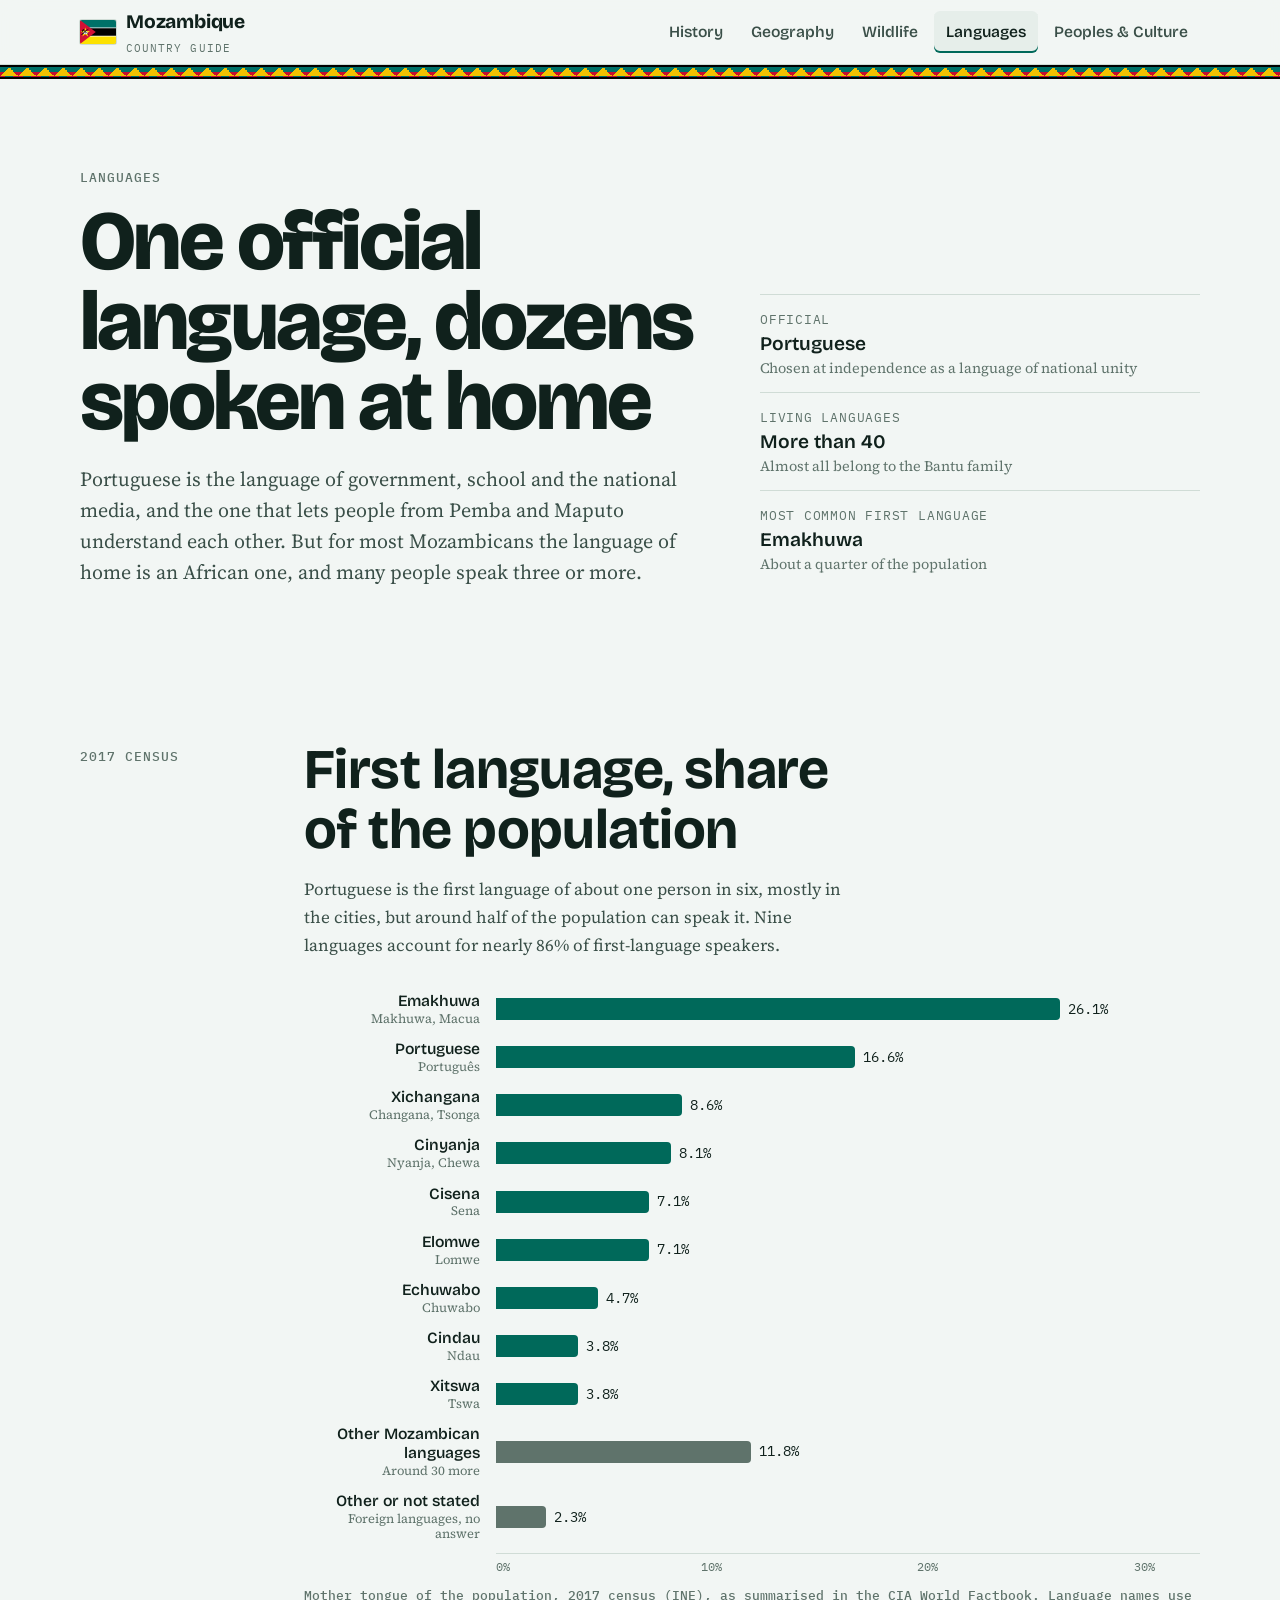
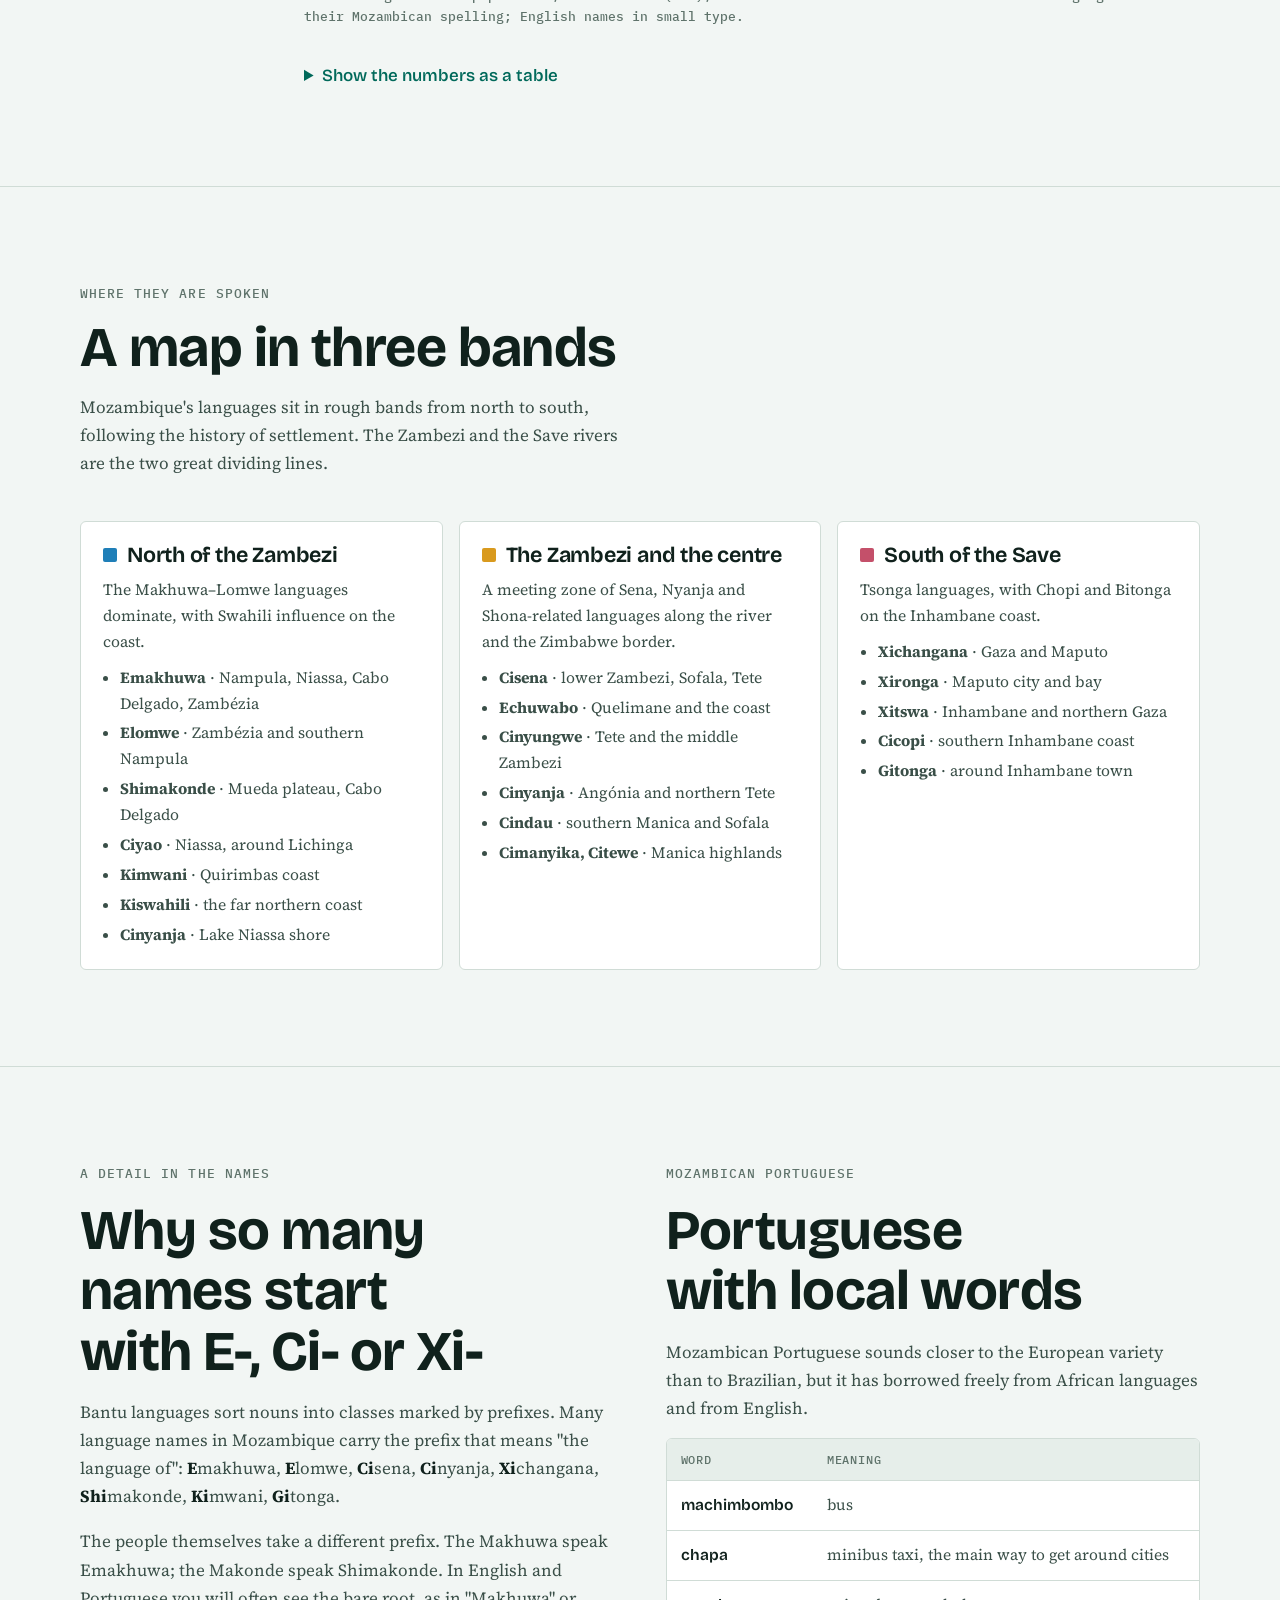
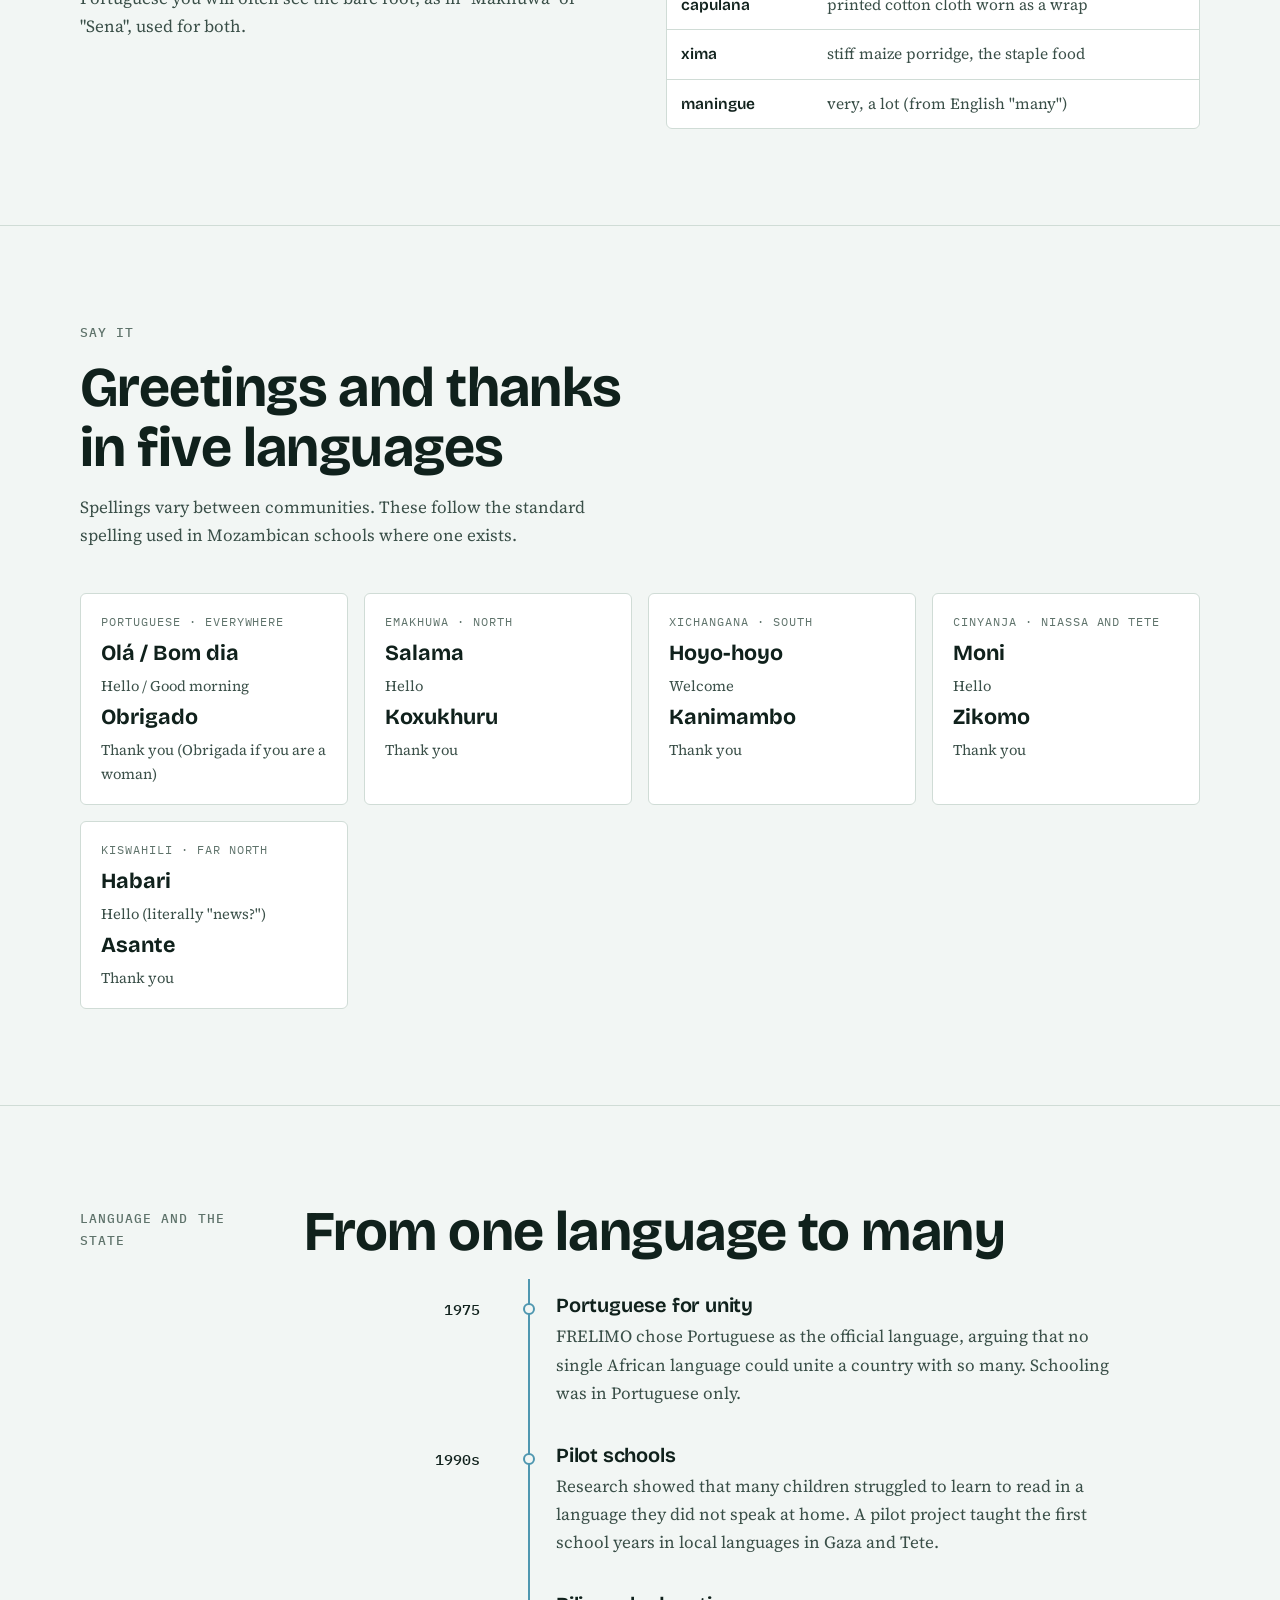
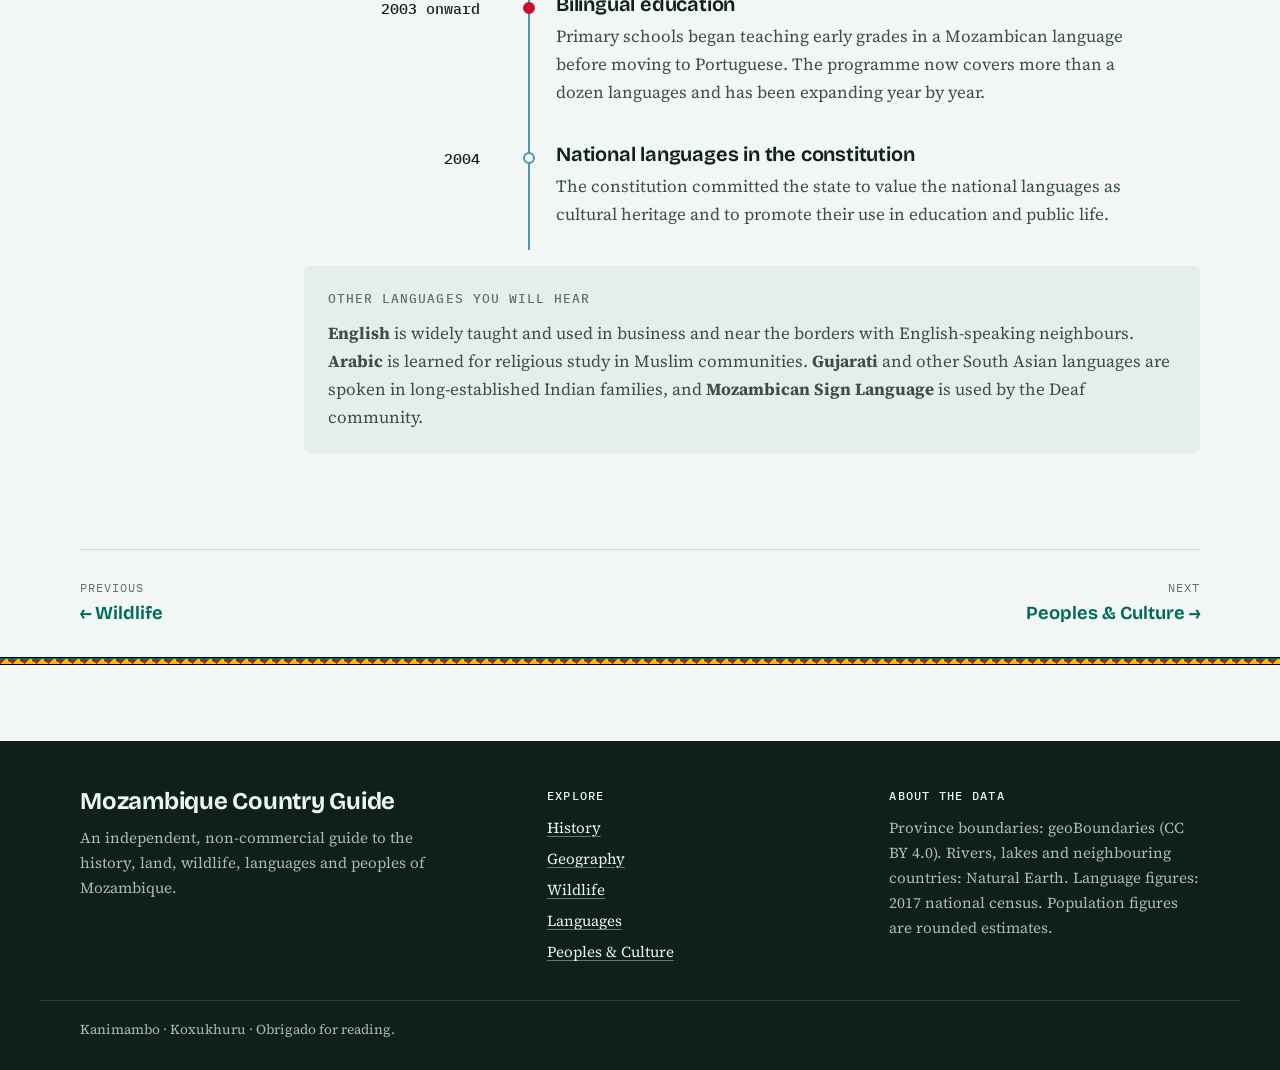
<file: languages.html>
<!DOCTYPE html>
<html lang="en">
<head>
  <meta charset="UTF-8" />
  <meta name="viewport" content="width=device-width, initial-scale=1, viewport-fit=cover" />
  <title>Languages of Mozambique · Mozambique Country Guide</title>
  <meta name="description" content="Portuguese and the Bantu languages of Mozambique: who speaks what as a first language, where each language is spoken, and a few words to learn." />
  <link rel="icon" href="data:image/svg+xml,<svg xmlns=%22http://www.w3.org/2000/svg%22 viewBox=%220 0 30 20%22><rect width=%2230%22 height=%226.2%22 fill=%22%23007168%22/><rect y=%226.2%22 width=%2230%22 height=%227.6%22 fill=%22%23fff%22/><rect y=%226.9%22 width=%2230%22 height=%226.2%22 fill=%22%23000%22/><rect y=%2213.8%22 width=%2230%22 height=%226.2%22 fill=%22%23fce100%22/><path d=%22M0 0L14 10L0 20Z%22 fill=%22%23d21034%22/></svg>" />
  <link rel="preconnect" href="https://fonts.googleapis.com" />
  <link rel="preconnect" href="https://fonts.gstatic.com" crossorigin />
  <link rel="stylesheet" href="https://fonts.googleapis.com/css2?family=Bricolage+Grotesque:opsz,wdth,wght@12..96,75..100,400..800&family=IBM+Plex+Mono:wght@400;500&family=Source+Serif+4:ital,opsz,wght@0,8..60,400..700;1,8..60,400&display=swap" />
  <link rel="stylesheet" href="styles.css" />
</head>
<body data-page="languages">
  <a class="skip" href="#main">Skip to content</a>

  <header class="site-header">
    <div class="wrap nav-inner">
      <a class="brand" href="index.html" aria-label="Mozambique Country Guide, home">
        <img src="flag.svg" alt="" width="36" height="24" />
        <span>Mozambique<small>Country guide</small></span>
      </a>
      <button class="nav-toggle" id="navToggle" aria-expanded="false" aria-controls="siteNav"><span class="bars" aria-hidden="true"><span></span><span></span><span></span></span>Menu</button>
      <nav class="site-nav" id="siteNav" aria-label="Main">
        <ul class="nav-links">
          <li><a href="history.html" data-page="history">History</a></li>
          <li><a href="geography.html" data-page="geography">Geography</a></li>
          <li><a href="wildlife.html" data-page="wildlife">Wildlife</a></li>
          <li><a href="languages.html" data-page="languages">Languages</a></li>
          <li><a href="peoples.html" data-page="peoples">Peoples &amp; Culture</a></li>
        </ul>
      </nav>
    </div>
  </header>
  <div class="capulana" aria-hidden="true"></div>

  <main id="main">
    <section class="page-head">
      <div class="wrap page-head-grid">
        <div>
          <span class="label">Languages</span>
          <h1>One official language, dozens spoken at home</h1>
          <p class="lede">Portuguese is the language of government, school and the national media, and the one that lets people from Pemba and Maputo understand each other. But for most Mozambicans the language of home is an African one, and many people speak three or more.</p>
        </div>
        <dl class="facts">
          <div><dt>Official</dt><dd>Portuguese<small>Chosen at independence as a language of national unity</small></dd></div>
          <div><dt>Living languages</dt><dd>More than 40<small>Almost all belong to the Bantu family</small></dd></div>
          <div><dt>Most common first language</dt><dd>Emakhuwa<small>About a quarter of the population</small></dd></div>
        </dl>
      </div>
    </section>

    <!-- Chart -->
    <section class="section" aria-labelledby="chart-h">
      <div class="wrap annotated">
        <div class="note"><p class="label">2017 census</p></div>
        <div class="stack">
          <div class="section-head" style="margin-bottom:12px">
            <h2 id="chart-h">First language, share of the population</h2>
            <p>Portuguese is the first language of about one person in six, mostly in the cities, but around half of the population can speak it. Nine languages account for nearly 86% of first-language speakers.</p>
          </div>
          <figure style="margin:0" aria-labelledby="chart-cap">
            <div id="langChart"></div>
            <div class="chart-axis" aria-hidden="true">
              <span></span>
              <div class="scale"><span style="left:0">0%</span><span style="left:calc((100% - 3.5rem) / 3)">10%</span><span style="left:calc((100% - 3.5rem) * 2 / 3)">20%</span><span style="left:calc(100% - 3.5rem)">30%</span></div>
            </div>
            <figcaption id="chart-cap" class="label" style="margin-top:14px; text-transform:none; letter-spacing:0">Mother tongue of the population, 2017 census (INE), as summarised in the CIA World Factbook. Language names use their Mozambican spelling; English names in small type.</figcaption>
          </figure>
          <details class="data">
            <summary>Show the numbers as a table</summary>
            <div class="table-wrap">
              <table id="langData">
                <thead><tr><th>Language</th><th>Also called</th><th class="num">Share (%)</th></tr></thead>
                <tbody>
                  <tr><td>Emakhuwa</td><td>Makhuwa, Macua</td><td class="num">26.1</td></tr>
                  <tr><td>Portuguese</td><td>Português</td><td class="num">16.6</td></tr>
                  <tr><td>Xichangana</td><td>Changana, Tsonga</td><td class="num">8.6</td></tr>
                  <tr><td>Cinyanja</td><td>Nyanja, Chewa</td><td class="num">8.1</td></tr>
                  <tr><td>Cisena</td><td>Sena</td><td class="num">7.1</td></tr>
                  <tr><td>Elomwe</td><td>Lomwe</td><td class="num">7.1</td></tr>
                  <tr><td>Echuwabo</td><td>Chuwabo</td><td class="num">4.7</td></tr>
                  <tr><td>Cindau</td><td>Ndau</td><td class="num">3.8</td></tr>
                  <tr><td>Xitswa</td><td>Tswa</td><td class="num">3.8</td></tr>
                  <tr data-muted><td>Other Mozambican languages</td><td>Around 30 more</td><td class="num">11.8</td></tr>
                  <tr data-muted><td>Other or not stated</td><td>Foreign languages, no answer</td><td class="num">2.3</td></tr>
                </tbody>
              </table>
            </div>
          </details>
        </div>
      </div>
    </section>

    <!-- Map of languages by region -->
    <section class="section" aria-labelledby="where-h">
      <div class="wrap">
        <div class="section-head">
          <span class="label">Where they are spoken</span>
          <h2 id="where-h">A map in three bands</h2>
          <p>Mozambique's languages sit in rough bands from north to south, following the history of settlement. The Zambezi and the Save rivers are the two great dividing lines.</p>
        </div>
        <div class="regions">
          <article class="region">
            <h3><span class="swatch north"></span>North of the Zambezi</h3>
            <p>The Makhuwa–Lomwe languages dominate, with Swahili influence on the coast.</p>
            <ul>
              <li><strong>Emakhuwa</strong> · Nampula, Niassa, Cabo Delgado, Zambézia</li>
              <li><strong>Elomwe</strong> · Zambézia and southern Nampula</li>
              <li><strong>Shimakonde</strong> · Mueda plateau, Cabo Delgado</li>
              <li><strong>Ciyao</strong> · Niassa, around Lichinga</li>
              <li><strong>Kimwani</strong> · Quirimbas coast</li>
              <li><strong>Kiswahili</strong> · the far northern coast</li>
              <li><strong>Cinyanja</strong> · Lake Niassa shore</li>
            </ul>
          </article>
          <article class="region">
            <h3><span class="swatch centre"></span>The Zambezi and the centre</h3>
            <p>A meeting zone of Sena, Nyanja and Shona-related languages along the river and the Zimbabwe border.</p>
            <ul>
              <li><strong>Cisena</strong> · lower Zambezi, Sofala, Tete</li>
              <li><strong>Echuwabo</strong> · Quelimane and the coast</li>
              <li><strong>Cinyungwe</strong> · Tete and the middle Zambezi</li>
              <li><strong>Cinyanja</strong> · Angónia and northern Tete</li>
              <li><strong>Cindau</strong> · southern Manica and Sofala</li>
              <li><strong>Cimanyika, Citewe</strong> · Manica highlands</li>
            </ul>
          </article>
          <article class="region">
            <h3><span class="swatch south"></span>South of the Save</h3>
            <p>Tsonga languages, with Chopi and Bitonga on the Inhambane coast.</p>
            <ul>
              <li><strong>Xichangana</strong> · Gaza and Maputo</li>
              <li><strong>Xironga</strong> · Maputo city and bay</li>
              <li><strong>Xitswa</strong> · Inhambane and northern Gaza</li>
              <li><strong>Cicopi</strong> · southern Inhambane coast</li>
              <li><strong>Gitonga</strong> · around Inhambane town</li>
            </ul>
          </article>
        </div>
      </div>
    </section>

    <!-- Names and Portuguese -->
    <section class="section" aria-labelledby="names-h">
      <div class="wrap split">
        <div class="stack">
          <span class="label">A detail in the names</span>
          <h2 id="names-h">Why so many names start with E-, Ci- or Xi-</h2>
          <div class="prose">
            <p>Bantu languages sort nouns into classes marked by prefixes. Many language names in Mozambique carry the prefix that means "the language of": <strong>E</strong>makhuwa, <strong>E</strong>lomwe, <strong>Ci</strong>sena, <strong>Ci</strong>nyanja, <strong>Xi</strong>changana, <strong>Shi</strong>makonde, <strong>Ki</strong>mwani, <strong>Gi</strong>tonga.</p>
            <p>The people themselves take a different prefix. The Makhuwa speak Emakhuwa; the Makonde speak Shimakonde. In English and Portuguese you will often see the bare root, as in "Makhuwa" or "Sena", used for both.</p>
          </div>
        </div>
        <div class="stack">
          <span class="label">Mozambican Portuguese</span>
          <h2>Portuguese with local words</h2>
          <p class="prose">Mozambican Portuguese sounds closer to the European variety than to Brazilian, but it has borrowed freely from African languages and from English.</p>
          <div class="table-wrap">
            <table>
              <thead><tr><th>Word</th><th>Meaning</th></tr></thead>
              <tbody>
                <tr><td><strong>machimbombo</strong></td><td>bus</td></tr>
                <tr><td><strong>chapa</strong></td><td>minibus taxi, the main way to get around cities</td></tr>
                <tr><td><strong>capulana</strong></td><td>printed cotton cloth worn as a wrap</td></tr>
                <tr><td><strong>xima</strong></td><td>stiff maize porridge, the staple food</td></tr>
                <tr><td><strong>maningue</strong></td><td>very, a lot (from English "many")</td></tr>
              </tbody>
            </table>
          </div>
        </div>
      </div>
    </section>

    <!-- Phrases -->
    <section class="section" aria-labelledby="phr-h">
      <div class="wrap">
        <div class="section-head">
          <span class="label">Say it</span>
          <h2 id="phr-h">Greetings and thanks in five languages</h2>
          <p>Spellings vary between communities. These follow the standard spelling used in Mozambican schools where one exists.</p>
        </div>
        <div class="phrase-grid">
          <div class="phrase">
            <span class="lang">Portuguese · everywhere</span>
            <dl><dt>Olá / Bom dia</dt><dd>Hello / Good morning</dd><dt>Obrigado</dt><dd>Thank you (Obrigada if you are a woman)</dd></dl>
          </div>
          <div class="phrase">
            <span class="lang">Emakhuwa · north</span>
            <dl><dt>Salama</dt><dd>Hello</dd><dt>Koxukhuru</dt><dd>Thank you</dd></dl>
          </div>
          <div class="phrase">
            <span class="lang">Xichangana · south</span>
            <dl><dt>Hoyo-hoyo</dt><dd>Welcome</dd><dt>Kanimambo</dt><dd>Thank you</dd></dl>
          </div>
          <div class="phrase">
            <span class="lang">Cinyanja · Niassa and Tete</span>
            <dl><dt>Moni</dt><dd>Hello</dd><dt>Zikomo</dt><dd>Thank you</dd></dl>
          </div>
          <div class="phrase">
            <span class="lang">Kiswahili · far north</span>
            <dl><dt>Habari</dt><dd>Hello (literally "news?")</dd><dt>Asante</dt><dd>Thank you</dd></dl>
          </div>
        </div>
      </div>
    </section>

    <!-- Policy -->
    <section class="section" aria-labelledby="policy-h">
      <div class="wrap annotated">
        <div class="note"><p class="label">Language and the state</p></div>
        <div class="stack">
          <h2 id="policy-h">From one language to many</h2>
          <ol class="timeline">
            <li class="event"><span class="when">1975</span><div class="what"><h3>Portuguese for unity</h3><p>FRELIMO chose Portuguese as the official language, arguing that no single African language could unite a country with so many. Schooling was in Portuguese only.</p></div></li>
            <li class="event"><span class="when">1990s</span><div class="what"><h3>Pilot schools</h3><p>Research showed that many children struggled to learn to read in a language they did not speak at home. A pilot project taught the first school years in local languages in Gaza and Tete.</p></div></li>
            <li class="event key"><span class="when">2003 onward</span><div class="what"><h3>Bilingual education</h3><p>Primary schools began teaching early grades in a Mozambican language before moving to Portuguese. The programme now covers more than a dozen languages and has been expanding year by year.</p></div></li>
            <li class="event"><span class="when">2004</span><div class="what"><h3>National languages in the constitution</h3><p>The constitution committed the state to value the national languages as cultural heritage and to promote their use in education and public life.</p></div></li>
          </ol>
          <div class="callout">
            <span class="label">Other languages you will hear</span>
            <p><strong>English</strong> is widely taught and used in business and near the borders with English-speaking neighbours. <strong>Arabic</strong> is learned for religious study in Muslim communities. <strong>Gujarati</strong> and other South Asian languages are spoken in long-established Indian families, and <strong>Mozambican Sign Language</strong> is used by the Deaf community.</p>
          </div>
        </div>
      </div>
    </section>

    <div class="wrap">
      <nav class="next-page" aria-label="More pages">
        <a href="wildlife.html"><span>Previous</span>← Wildlife</a>
        <a href="peoples.html" style="text-align:right"><span>Next</span>Peoples &amp; Culture →</a>
      </nav>
    </div>
  </main>

  <div class="capulana thin" aria-hidden="true"></div>
  <footer class="site-footer">
    <div class="wrap footer-inner">
      <div>
        <h2>Mozambique Country Guide</h2>
        <p>An independent, non-commercial guide to the history, land, wildlife, languages and peoples of Mozambique.</p>
      </div>
      <div>
        <h3>Explore</h3>
        <ul>
          <li><a href="history.html">History</a></li>
          <li><a href="geography.html">Geography</a></li>
          <li><a href="wildlife.html">Wildlife</a></li>
          <li><a href="languages.html">Languages</a></li>
          <li><a href="peoples.html">Peoples &amp; Culture</a></li>
        </ul>
      </div>
      <div>
        <h3>About the data</h3>
        <p>Province boundaries: geoBoundaries (CC BY 4.0). Rivers, lakes and neighbouring countries: Natural Earth. Language figures: 2017 national census. Population figures are rounded estimates.</p>
      </div>
    </div>
    <div class="wrap footer-base">Kanimambo · Koxukhuru · Obrigado for reading.</div>
  </footer>

  <script src="map-data.js"></script>
  <script src="script.js"></script>
</body>
</html>
</file>
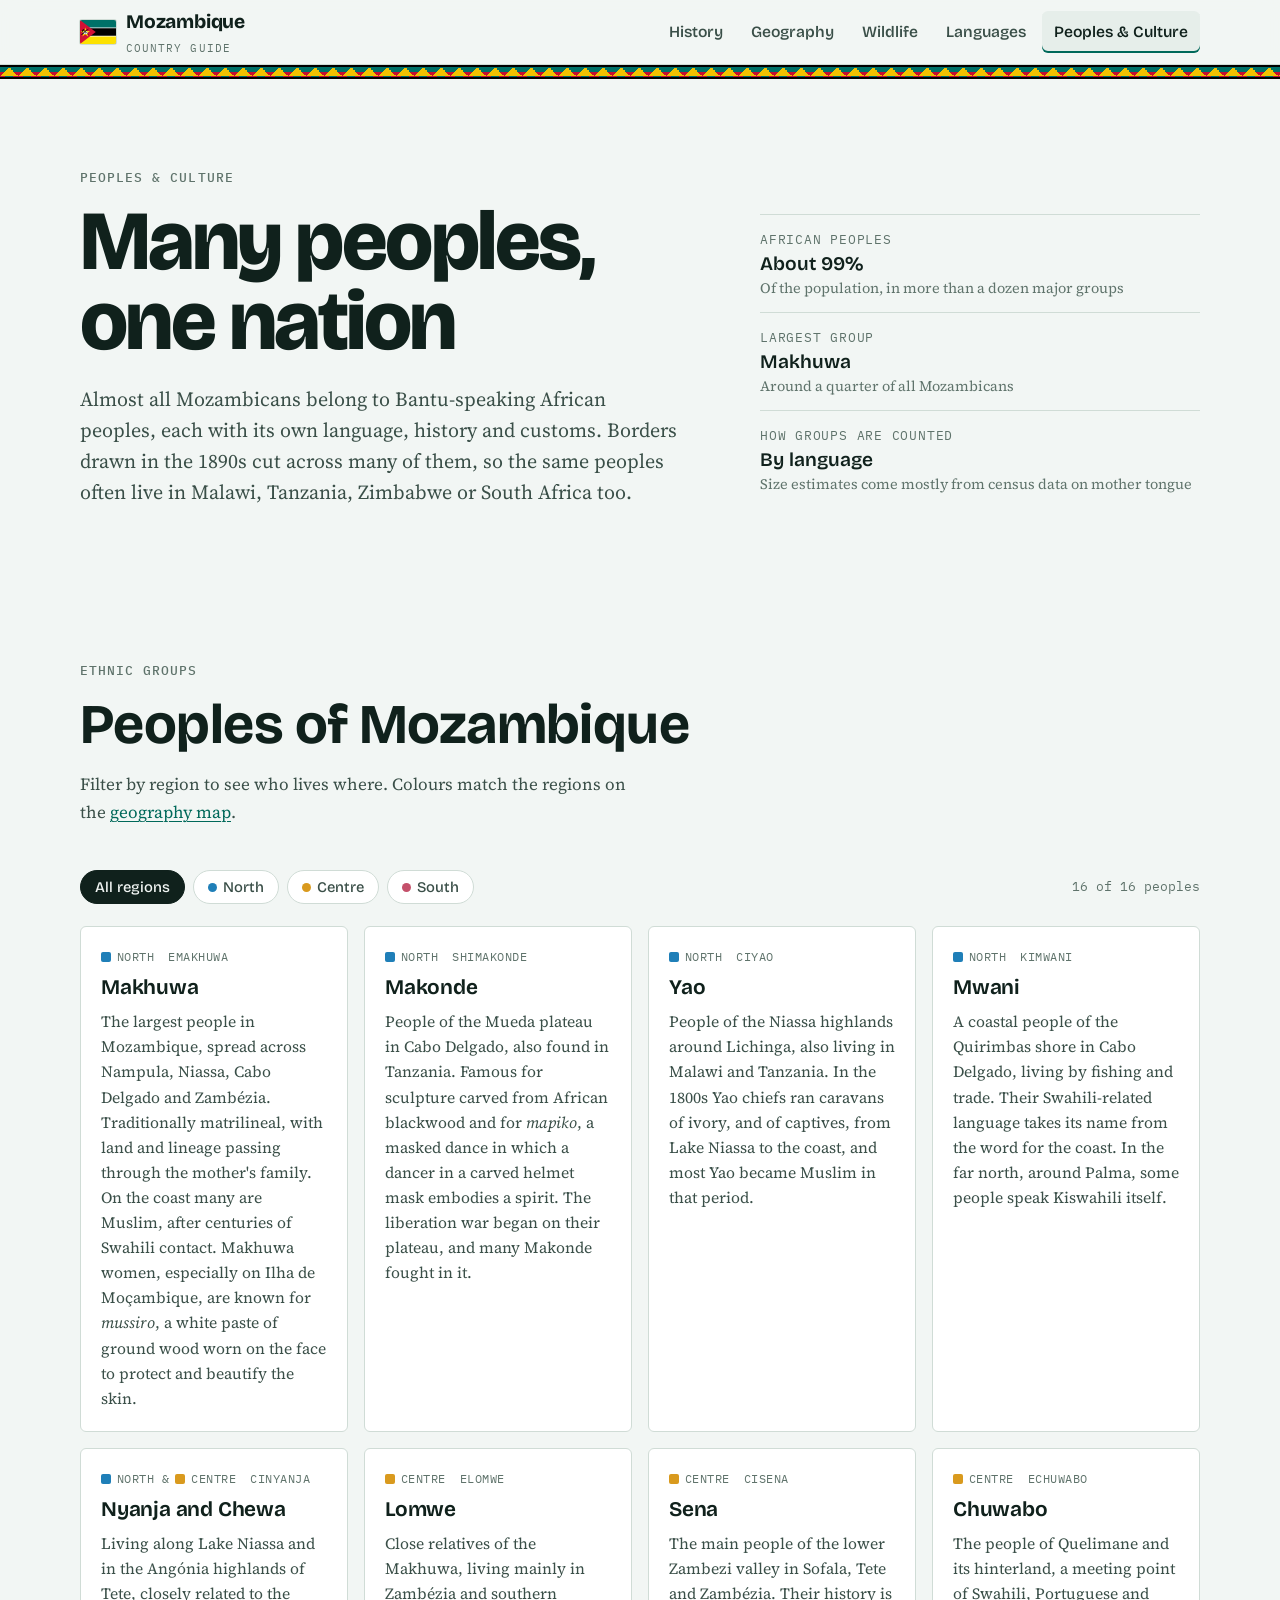
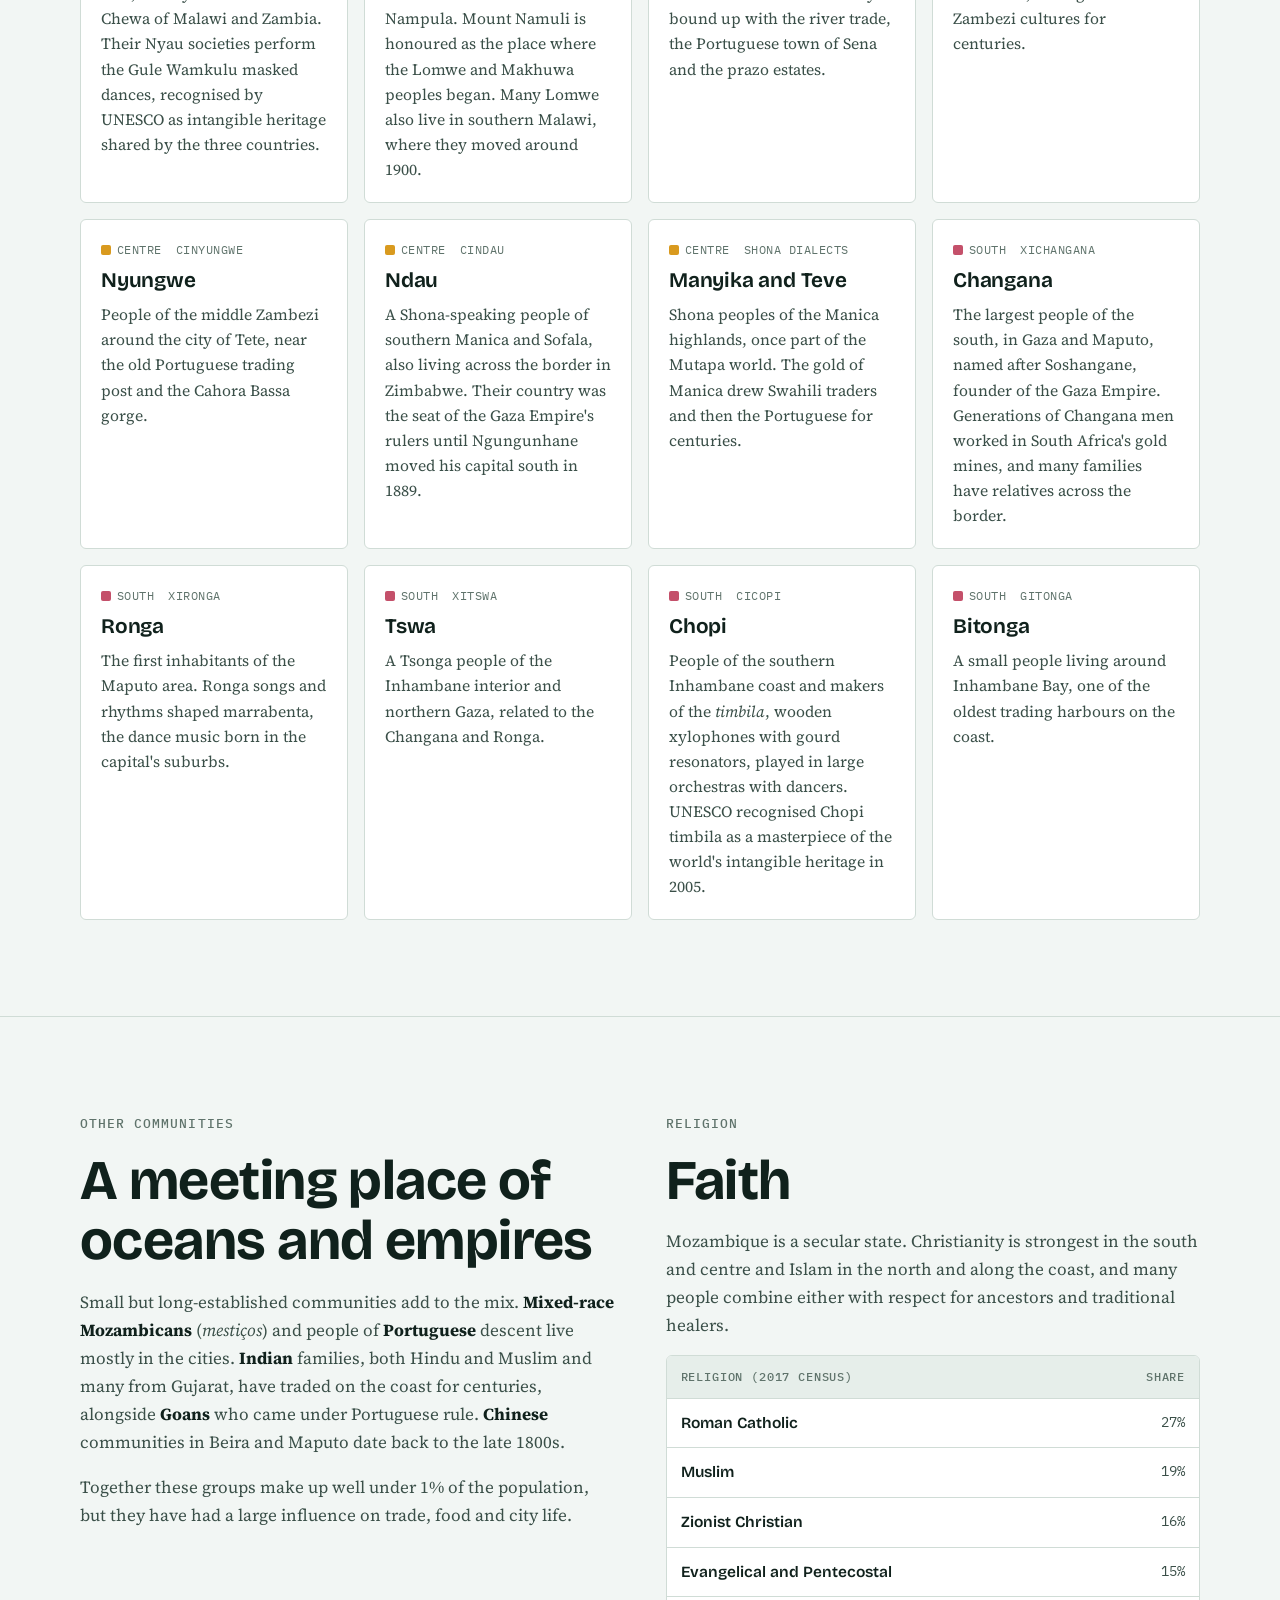
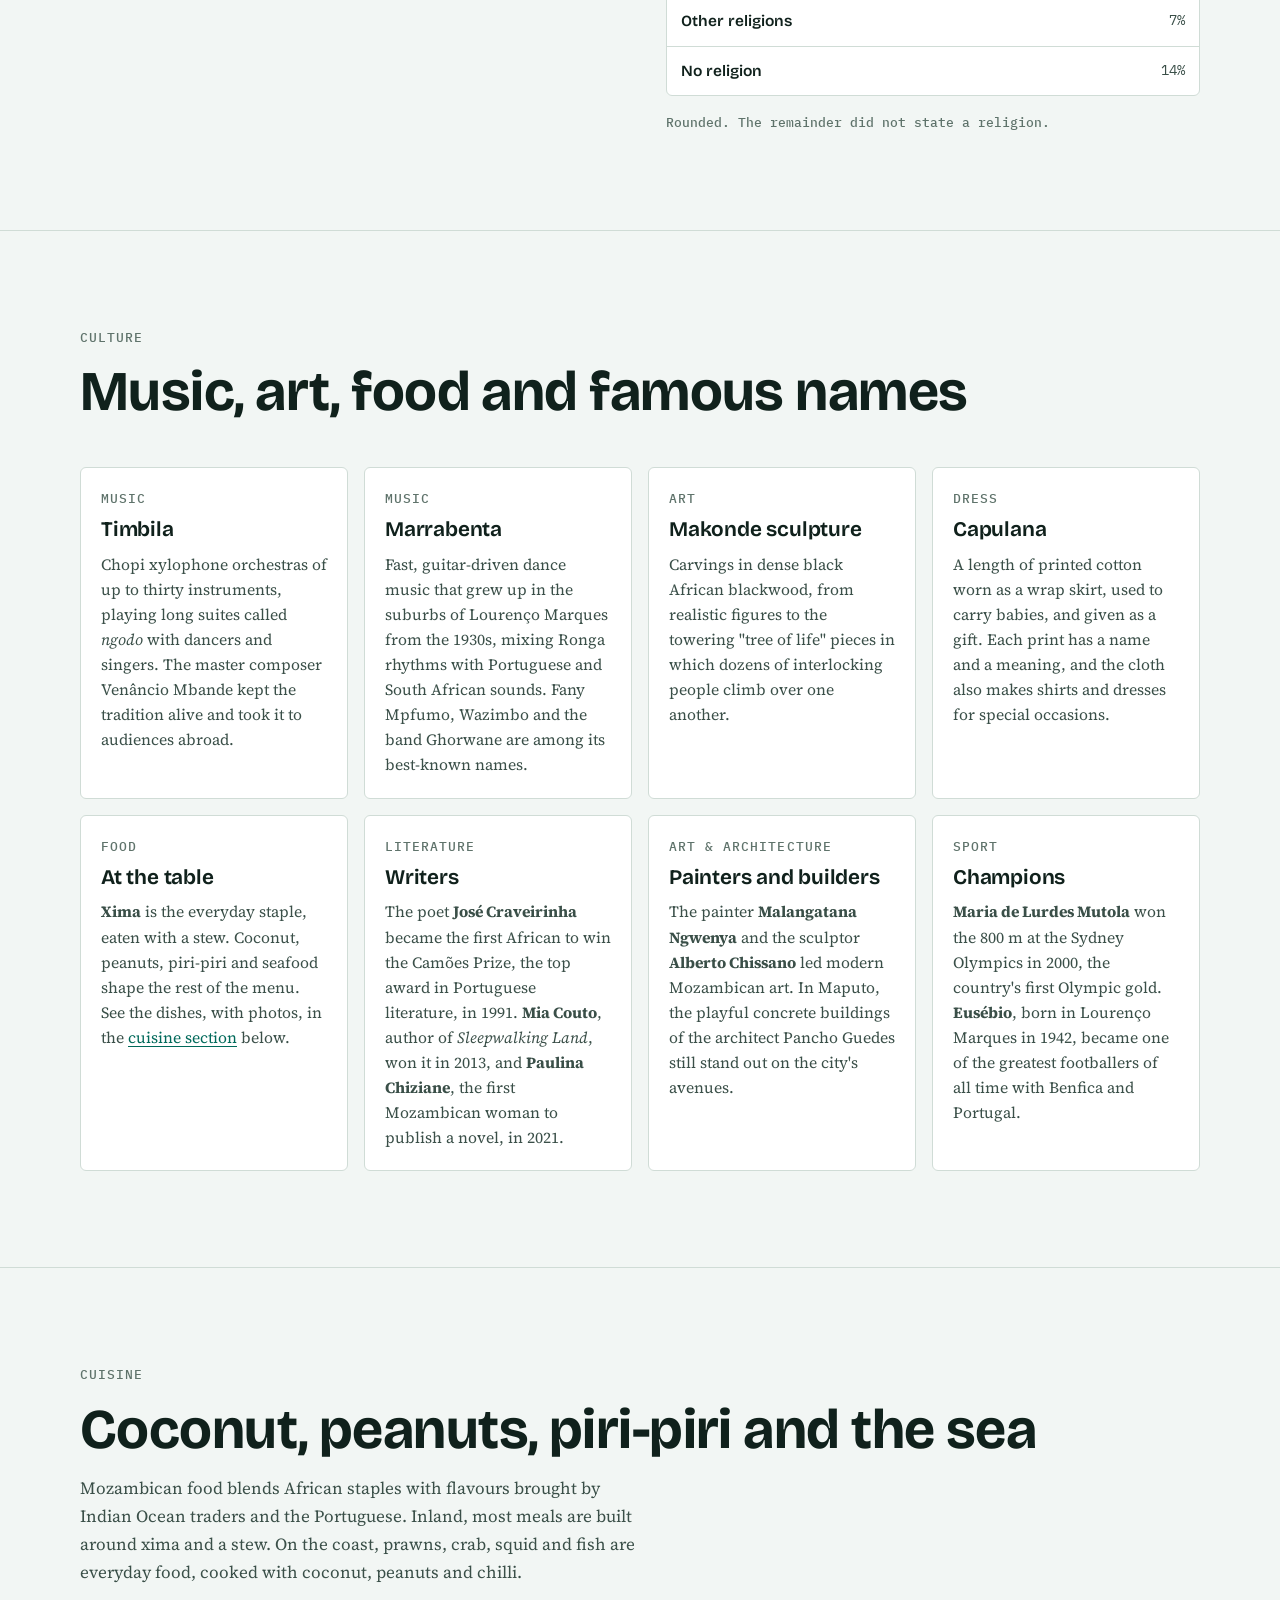
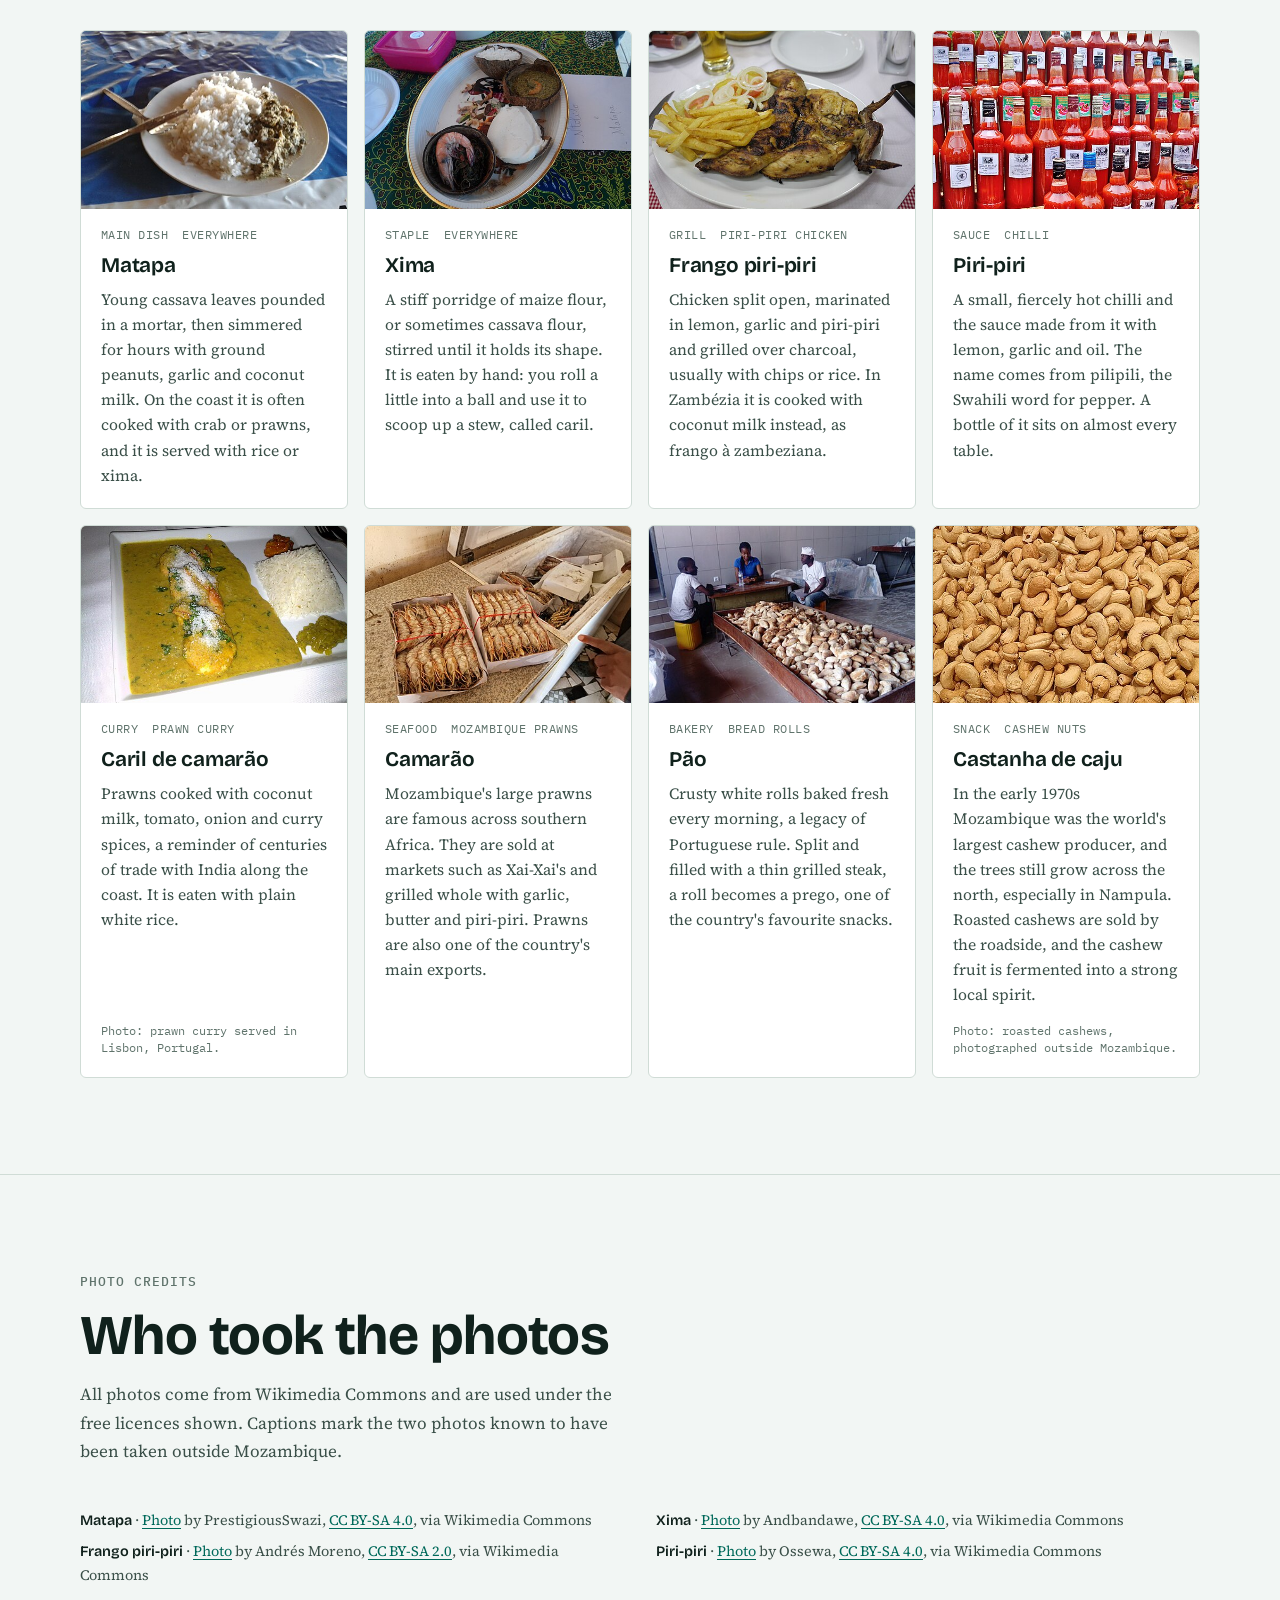
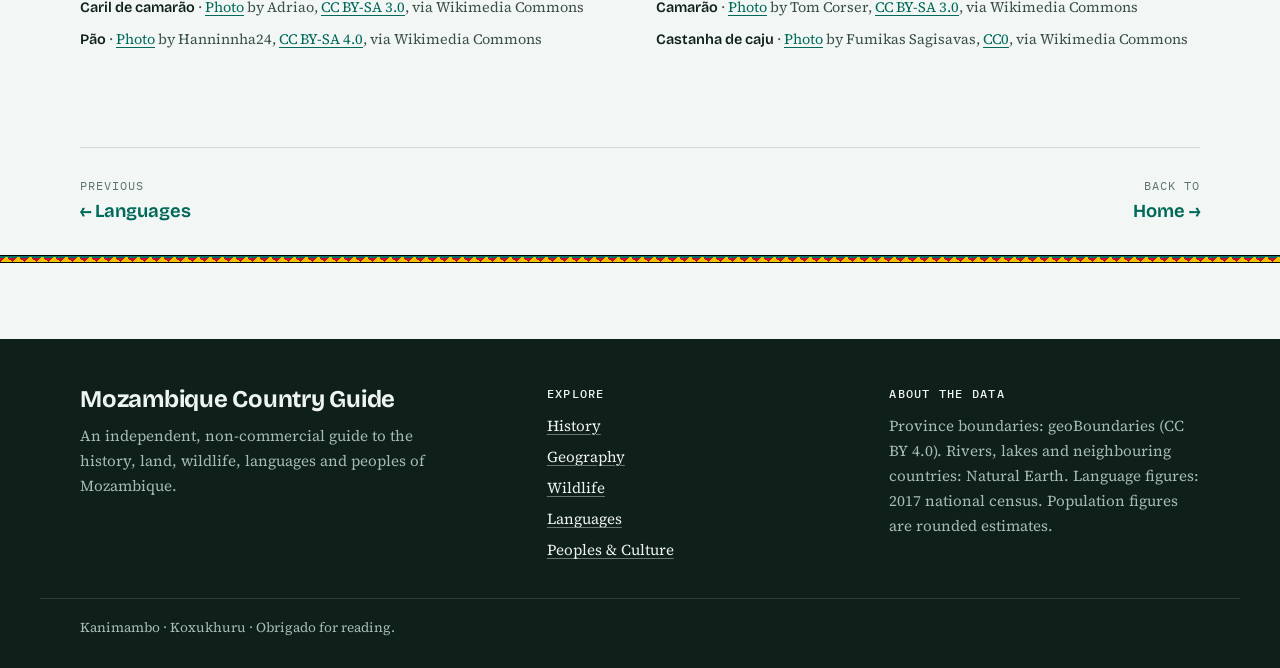
<file: peoples.html>
<!DOCTYPE html>
<html lang="en">
<head>
  <meta charset="UTF-8" />
  <meta name="viewport" content="width=device-width, initial-scale=1, viewport-fit=cover" />
  <title>Peoples and Culture of Mozambique · Mozambique Country Guide</title>
  <meta name="description" content="The ethnic groups of Mozambique, from the Makhuwa and Makonde to the Sena and Changana, plus religion, music, art, food and famous Mozambicans." />
  <link rel="icon" href="data:image/svg+xml,<svg xmlns=%22http://www.w3.org/2000/svg%22 viewBox=%220 0 30 20%22><rect width=%2230%22 height=%226.2%22 fill=%22%23007168%22/><rect y=%226.2%22 width=%2230%22 height=%227.6%22 fill=%22%23fff%22/><rect y=%226.9%22 width=%2230%22 height=%226.2%22 fill=%22%23000%22/><rect y=%2213.8%22 width=%2230%22 height=%226.2%22 fill=%22%23fce100%22/><path d=%22M0 0L14 10L0 20Z%22 fill=%22%23d21034%22/></svg>" />
  <link rel="preconnect" href="https://fonts.googleapis.com" />
  <link rel="preconnect" href="https://fonts.gstatic.com" crossorigin />
  <link rel="stylesheet" href="https://fonts.googleapis.com/css2?family=Bricolage+Grotesque:opsz,wdth,wght@12..96,75..100,400..800&family=IBM+Plex+Mono:wght@400;500&family=Source+Serif+4:ital,opsz,wght@0,8..60,400..700;1,8..60,400&display=swap" />
  <link rel="stylesheet" href="styles.css" />
</head>
<body data-page="peoples">
  <a class="skip" href="#main">Skip to content</a>

  <header class="site-header">
    <div class="wrap nav-inner">
      <a class="brand" href="index.html" aria-label="Mozambique Country Guide, home">
        <img src="flag.svg" alt="" width="36" height="24" />
        <span>Mozambique<small>Country guide</small></span>
      </a>
      <button class="nav-toggle" id="navToggle" aria-expanded="false" aria-controls="siteNav"><span class="bars" aria-hidden="true"><span></span><span></span><span></span></span>Menu</button>
      <nav class="site-nav" id="siteNav" aria-label="Main">
        <ul class="nav-links">
          <li><a href="history.html" data-page="history">History</a></li>
          <li><a href="geography.html" data-page="geography">Geography</a></li>
          <li><a href="wildlife.html" data-page="wildlife">Wildlife</a></li>
          <li><a href="languages.html" data-page="languages">Languages</a></li>
          <li><a href="peoples.html" data-page="peoples">Peoples &amp; Culture</a></li>
        </ul>
      </nav>
    </div>
  </header>
  <div class="capulana" aria-hidden="true"></div>

  <main id="main">
    <section class="page-head">
      <div class="wrap page-head-grid">
        <div>
          <span class="label">Peoples &amp; Culture</span>
          <h1>Many peoples, one nation</h1>
          <p class="lede">Almost all Mozambicans belong to Bantu-speaking African peoples, each with its own language, history and customs. Borders drawn in the 1890s cut across many of them, so the same peoples often live in Malawi, Tanzania, Zimbabwe or South Africa too.</p>
        </div>
        <dl class="facts">
          <div><dt>African peoples</dt><dd>About 99%<small>Of the population, in more than a dozen major groups</small></dd></div>
          <div><dt>Largest group</dt><dd>Makhuwa<small>Around a quarter of all Mozambicans</small></dd></div>
          <div><dt>How groups are counted</dt><dd>By language<small>Size estimates come mostly from census data on mother tongue</small></dd></div>
        </dl>
      </div>
    </section>

    <!-- Ethnic groups -->
    <section class="section" aria-labelledby="groups-h">
      <div class="wrap">
        <div class="section-head">
          <span class="label">Ethnic groups</span>
          <h2 id="groups-h">Peoples of Mozambique</h2>
          <p>Filter by region to see who lives where. Colours match the regions on the <a href="geography.html">geography map</a>.</p>
        </div>
        <div class="filter-bar" data-filter-for="groups" data-noun="peoples" role="group" aria-label="Filter peoples by region">
          <div class="chips">
            <button type="button" class="chip" data-value="all">All regions</button>
            <button type="button" class="chip" data-value="north"><span class="dot north"></span>North</button>
            <button type="button" class="chip" data-value="centre"><span class="dot centre"></span>Centre</button>
            <button type="button" class="chip" data-value="south"><span class="dot south"></span>South</button>
          </div>
          <span class="count" data-filter-count aria-live="polite"></span>
        </div>
        <div class="grid" id="groups">
          <article class="card" data-tags="north">
            <div class="meta"><span><i class="swatch north"></i>North</span><span>Emakhuwa</span></div>
            <h3>Makhuwa</h3>
            <p>The largest people in Mozambique, spread across Nampula, Niassa, Cabo Delgado and Zambézia. Traditionally matrilineal, with land and lineage passing through the mother's family. On the coast many are Muslim, after centuries of Swahili contact. Makhuwa women, especially on Ilha de Moçambique, are known for <em>mussiro</em>, a white paste of ground wood worn on the face to protect and beautify the skin.</p>
          </article>
          <article class="card" data-tags="north">
            <div class="meta"><span><i class="swatch north"></i>North</span><span>Shimakonde</span></div>
            <h3>Makonde</h3>
            <p>People of the Mueda plateau in Cabo Delgado, also found in Tanzania. Famous for sculpture carved from African blackwood and for <em>mapiko</em>, a masked dance in which a dancer in a carved helmet mask embodies a spirit. The liberation war began on their plateau, and many Makonde fought in it.</p>
          </article>
          <article class="card" data-tags="north">
            <div class="meta"><span><i class="swatch north"></i>North</span><span>Ciyao</span></div>
            <h3>Yao</h3>
            <p>People of the Niassa highlands around Lichinga, also living in Malawi and Tanzania. In the 1800s Yao chiefs ran caravans of ivory, and of captives, from Lake Niassa to the coast, and most Yao became Muslim in that period.</p>
          </article>
          <article class="card" data-tags="north">
            <div class="meta"><span><i class="swatch north"></i>North</span><span>Kimwani</span></div>
            <h3>Mwani</h3>
            <p>A coastal people of the Quirimbas shore in Cabo Delgado, living by fishing and trade. Their Swahili-related language takes its name from the word for the coast. In the far north, around Palma, some people speak Kiswahili itself.</p>
          </article>
          <article class="card" data-tags="north centre">
            <div class="meta"><span><i class="swatch north"></i>North &amp; <i class="swatch centre"></i>Centre</span><span>Cinyanja</span></div>
            <h3>Nyanja and Chewa</h3>
            <p>Living along Lake Niassa and in the Angónia highlands of Tete, closely related to the Chewa of Malawi and Zambia. Their Nyau societies perform the Gule Wamkulu masked dances, recognised by UNESCO as intangible heritage shared by the three countries.</p>
          </article>
          <article class="card" data-tags="centre">
            <div class="meta"><span><i class="swatch centre"></i>Centre</span><span>Elomwe</span></div>
            <h3>Lomwe</h3>
            <p>Close relatives of the Makhuwa, living mainly in Zambézia and southern Nampula. Mount Namuli is honoured as the place where the Lomwe and Makhuwa peoples began. Many Lomwe also live in southern Malawi, where they moved around 1900.</p>
          </article>
          <article class="card" data-tags="centre">
            <div class="meta"><span><i class="swatch centre"></i>Centre</span><span>Cisena</span></div>
            <h3>Sena</h3>
            <p>The main people of the lower Zambezi valley in Sofala, Tete and Zambézia. Their history is bound up with the river trade, the Portuguese town of Sena and the prazo estates.</p>
          </article>
          <article class="card" data-tags="centre">
            <div class="meta"><span><i class="swatch centre"></i>Centre</span><span>Echuwabo</span></div>
            <h3>Chuwabo</h3>
            <p>The people of Quelimane and its hinterland, a meeting point of Swahili, Portuguese and Zambezi cultures for centuries.</p>
          </article>
          <article class="card" data-tags="centre">
            <div class="meta"><span><i class="swatch centre"></i>Centre</span><span>Cinyungwe</span></div>
            <h3>Nyungwe</h3>
            <p>People of the middle Zambezi around the city of Tete, near the old Portuguese trading post and the Cahora Bassa gorge.</p>
          </article>
          <article class="card" data-tags="centre">
            <div class="meta"><span><i class="swatch centre"></i>Centre</span><span>Cindau</span></div>
            <h3>Ndau</h3>
            <p>A Shona-speaking people of southern Manica and Sofala, also living across the border in Zimbabwe. Their country was the seat of the Gaza Empire's rulers until Ngungunhane moved his capital south in 1889.</p>
          </article>
          <article class="card" data-tags="centre">
            <div class="meta"><span><i class="swatch centre"></i>Centre</span><span>Shona dialects</span></div>
            <h3>Manyika and Teve</h3>
            <p>Shona peoples of the Manica highlands, once part of the Mutapa world. The gold of Manica drew Swahili traders and then the Portuguese for centuries.</p>
          </article>
          <article class="card" data-tags="south">
            <div class="meta"><span><i class="swatch south"></i>South</span><span>Xichangana</span></div>
            <h3>Changana</h3>
            <p>The largest people of the south, in Gaza and Maputo, named after Soshangane, founder of the Gaza Empire. Generations of Changana men worked in South Africa's gold mines, and many families have relatives across the border.</p>
          </article>
          <article class="card" data-tags="south">
            <div class="meta"><span><i class="swatch south"></i>South</span><span>Xironga</span></div>
            <h3>Ronga</h3>
            <p>The first inhabitants of the Maputo area. Ronga songs and rhythms shaped marrabenta, the dance music born in the capital's suburbs.</p>
          </article>
          <article class="card" data-tags="south">
            <div class="meta"><span><i class="swatch south"></i>South</span><span>Xitswa</span></div>
            <h3>Tswa</h3>
            <p>A Tsonga people of the Inhambane interior and northern Gaza, related to the Changana and Ronga.</p>
          </article>
          <article class="card" data-tags="south">
            <div class="meta"><span><i class="swatch south"></i>South</span><span>Cicopi</span></div>
            <h3>Chopi</h3>
            <p>People of the southern Inhambane coast and makers of the <em>timbila</em>, wooden xylophones with gourd resonators, played in large orchestras with dancers. UNESCO recognised Chopi timbila as a masterpiece of the world's intangible heritage in 2005.</p>
          </article>
          <article class="card" data-tags="south">
            <div class="meta"><span><i class="swatch south"></i>South</span><span>Gitonga</span></div>
            <h3>Bitonga</h3>
            <p>A small people living around Inhambane Bay, one of the oldest trading harbours on the coast.</p>
          </article>
        </div>
        <p class="empty" id="groups-empty" hidden>No peoples match this region.</p>
      </div>
    </section>

    <!-- Minorities and religion -->
    <section class="section" aria-labelledby="others-h">
      <div class="wrap split">
        <div class="stack">
          <span class="label">Other communities</span>
          <h2 id="others-h">A meeting place of oceans and empires</h2>
          <div class="prose">
            <p>Small but long-established communities add to the mix. <strong>Mixed-race Mozambicans</strong> (<em>mestiços</em>) and people of <strong>Portuguese</strong> descent live mostly in the cities. <strong>Indian</strong> families, both Hindu and Muslim and many from Gujarat, have traded on the coast for centuries, alongside <strong>Goans</strong> who came under Portuguese rule. <strong>Chinese</strong> communities in Beira and Maputo date back to the late 1800s.</p>
            <p>Together these groups make up well under 1% of the population, but they have had a large influence on trade, food and city life.</p>
          </div>
        </div>
        <div class="stack">
          <span class="label">Religion</span>
          <h2>Faith</h2>
          <p class="prose">Mozambique is a secular state. Christianity is strongest in the south and centre and Islam in the north and along the coast, and many people combine either with respect for ancestors and traditional healers.</p>
          <div class="table-wrap">
            <table>
              <thead><tr><th>Religion (2017 census)</th><th class="num">Share</th></tr></thead>
              <tbody>
                <tr><td><strong>Roman Catholic</strong></td><td class="num">27%</td></tr>
                <tr><td><strong>Muslim</strong></td><td class="num">19%</td></tr>
                <tr><td><strong>Zionist Christian</strong></td><td class="num">16%</td></tr>
                <tr><td><strong>Evangelical and Pentecostal</strong></td><td class="num">15%</td></tr>
                <tr><td><strong>Other religions</strong></td><td class="num">7%</td></tr>
                <tr><td><strong>No religion</strong></td><td class="num">14%</td></tr>
              </tbody>
            </table>
          </div>
          <p class="label" style="text-transform:none; letter-spacing:0">Rounded. The remainder did not state a religion.</p>
        </div>
      </div>
    </section>

    <!-- Culture -->
    <section class="section" aria-labelledby="culture-h">
      <div class="wrap">
        <div class="section-head">
          <span class="label">Culture</span>
          <h2 id="culture-h">Music, art, food and famous names</h2>
        </div>
        <div class="grid">
          <article class="card">
            <span class="label">Music</span>
            <h3>Timbila</h3>
            <p>Chopi xylophone orchestras of up to thirty instruments, playing long suites called <em>ngodo</em> with dancers and singers. The master composer Venâncio Mbande kept the tradition alive and took it to audiences abroad.</p>
          </article>
          <article class="card">
            <span class="label">Music</span>
            <h3>Marrabenta</h3>
            <p>Fast, guitar-driven dance music that grew up in the suburbs of Lourenço Marques from the 1930s, mixing Ronga rhythms with Portuguese and South African sounds. Fany Mpfumo, Wazimbo and the band Ghorwane are among its best-known names.</p>
          </article>
          <article class="card">
            <span class="label">Art</span>
            <h3>Makonde sculpture</h3>
            <p>Carvings in dense black African blackwood, from realistic figures to the towering "tree of life" pieces in which dozens of interlocking people climb over one another.</p>
          </article>
          <article class="card">
            <span class="label">Dress</span>
            <h3>Capulana</h3>
            <p>A length of printed cotton worn as a wrap skirt, used to carry babies, and given as a gift. Each print has a name and a meaning, and the cloth also makes shirts and dresses for special occasions.</p>
          </article>
          <article class="card">
            <span class="label">Food</span>
            <h3>At the table</h3>
            <p><strong>Xima</strong> is the everyday staple, eaten with a stew. Coconut, peanuts, piri-piri and seafood shape the rest of the menu. See the dishes, with photos, in the <a href="#cuisine">cuisine section</a> below.</p>
          </article>
          <article class="card">
            <span class="label">Literature</span>
            <h3>Writers</h3>
            <p>The poet <strong>José Craveirinha</strong> became the first African to win the Camões Prize, the top award in Portuguese literature, in 1991. <strong>Mia Couto</strong>, author of <em>Sleepwalking Land</em>, won it in 2013, and <strong>Paulina Chiziane</strong>, the first Mozambican woman to publish a novel, in 2021.</p>
          </article>
          <article class="card">
            <span class="label">Art &amp; architecture</span>
            <h3>Painters and builders</h3>
            <p>The painter <strong>Malangatana Ngwenya</strong> and the sculptor <strong>Alberto Chissano</strong> led modern Mozambican art. In Maputo, the playful concrete buildings of the architect Pancho Guedes still stand out on the city's avenues.</p>
          </article>
          <article class="card">
            <span class="label">Sport</span>
            <h3>Champions</h3>
            <p><strong>Maria de Lurdes Mutola</strong> won the 800 m at the Sydney Olympics in 2000, the country's first Olympic gold. <strong>Eusébio</strong>, born in Lourenço Marques in 1942, became one of the greatest footballers of all time with Benfica and Portugal.</p>
          </article>
        </div>
      </div>
    </section>

    <!-- Cuisine -->
    <section class="section" id="cuisine" aria-labelledby="cuisine-h">
      <div class="wrap">
        <div class="section-head">
          <span class="label">Cuisine</span>
          <h2 id="cuisine-h">Coconut, peanuts, piri-piri and the sea</h2>
          <p>Mozambican food blends African staples with flavours brought by Indian Ocean traders and the Portuguese. Inland, most meals are built around xima and a stew. On the coast, prawns, crab, squid and fish are everyday food, cooked with coconut, peanuts and chilli.</p>
        </div>
        <div class="grid">
          <article class="card has-photo">
            <img class="photo" src="images/food/matapa.jpg" alt="A plate of white rice with a portion of dark green matapa" loading="lazy" width="500" height="333" />
            <div class="meta"><span>Main dish</span><span>Everywhere</span></div>
            <h3>Matapa</h3>
            <p>Young cassava leaves pounded in a mortar, then simmered for hours with ground peanuts, garlic and coconut milk. On the coast it is often cooked with crab or prawns, and it is served with rice or xima.</p>
          </article>
          <article class="card has-photo">
            <img class="photo" src="images/food/xima.jpg" alt="A plate with a white mound of xima, rice in a coconut shell, a prawn and a bowl of cassava leaves" loading="lazy" width="500" height="333" />
            <div class="meta"><span>Staple</span><span>Everywhere</span></div>
            <h3>Xima</h3>
            <p>A stiff porridge of maize flour, or sometimes cassava flour, stirred until it holds its shape. It is eaten by hand: you roll a little into a ball and use it to scoop up a stew, called caril.</p>
          </article>
          <article class="card has-photo">
            <img class="photo" src="images/food/frango-piri-piri.jpg" alt="A whole grilled piri-piri chicken on a plate with chips, onion rings and tomato" loading="lazy" width="500" height="333" />
            <div class="meta"><span>Grill</span><span>Piri-piri chicken</span></div>
            <h3>Frango piri-piri</h3>
            <p>Chicken split open, marinated in lemon, garlic and piri-piri and grilled over charcoal, usually with chips or rice. In Zambézia it is cooked with coconut milk instead, as frango à zambeziana.</p>
          </article>
          <article class="card has-photo">
            <img class="photo" src="images/food/piri-piri.jpg" alt="Rows of bottles of red piri-piri sauce for sale" loading="lazy" width="500" height="333" />
            <div class="meta"><span>Sauce</span><span>Chilli</span></div>
            <h3>Piri-piri</h3>
            <p>A small, fiercely hot chilli and the sauce made from it with lemon, garlic and oil. The name comes from pilipili, the Swahili word for pepper. A bottle of it sits on almost every table.</p>
          </article>
          <article class="card has-photo">
            <img class="photo" src="images/food/caril-de-camarao.jpg" alt="Prawns in a yellow coconut curry sauce beside a portion of white rice" loading="lazy" width="500" height="333" />
            <div class="meta"><span>Curry</span><span>Prawn curry</span></div>
            <h3>Caril de camarão</h3>
            <p>Prawns cooked with coconut milk, tomato, onion and curry spices, a reminder of centuries of trade with India along the coast. It is eaten with plain white rice.</p>
            <p class="photo-note">Photo: prawn curry served in Lisbon, Portugal.</p>
          </article>
          <article class="card has-photo">
            <img class="photo" src="images/food/camarao.jpg" alt="Boxes of large raw prawns laid out for sale" loading="lazy" width="500" height="333" />
            <div class="meta"><span>Seafood</span><span>Mozambique prawns</span></div>
            <h3>Camarão</h3>
            <p>Mozambique&#x27;s large prawns are famous across southern Africa. They are sold at markets such as Xai-Xai&#x27;s and grilled whole with garlic, butter and piri-piri. Prawns are also one of the country&#x27;s main exports.</p>
          </article>
          <article class="card has-photo">
            <img class="photo" src="images/food/pao.jpg" alt="Bakers in a Mozambican bakery with a long table covered in fresh bread rolls" loading="lazy" width="500" height="333" />
            <div class="meta"><span>Bakery</span><span>Bread rolls</span></div>
            <h3>Pão</h3>
            <p>Crusty white rolls baked fresh every morning, a legacy of Portuguese rule. Split and filled with a thin grilled steak, a roll becomes a prego, one of the country&#x27;s favourite snacks.</p>
          </article>
          <article class="card has-photo">
            <img class="photo" src="images/food/caju.jpg" alt="A close-up of a pile of roasted cashew nuts" loading="lazy" width="500" height="333" />
            <div class="meta"><span>Snack</span><span>Cashew nuts</span></div>
            <h3>Castanha de caju</h3>
            <p>In the early 1970s Mozambique was the world&#x27;s largest cashew producer, and the trees still grow across the north, especially in Nampula. Roasted cashews are sold by the roadside, and the cashew fruit is fermented into a strong local spirit.</p>
            <p class="photo-note">Photo: roasted cashews, photographed outside Mozambique.</p>
          </article>
        </div>
      </div>
    </section>

    <!-- Photo credits -->
    <section class="section" aria-labelledby="food-credits-h">
      <div class="wrap">
        <div class="section-head">
          <span class="label">Photo credits</span>
          <h2 id="food-credits-h">Who took the photos</h2>
          <p>All photos come from Wikimedia Commons and are used under the free licences shown. Captions mark the two photos known to have been taken outside Mozambique.</p>
        </div>
        <ul class="credits">
          <li><strong>Matapa</strong> · <a href="https://commons.wikimedia.org/wiki/File%3AMatapa.jpg">Photo</a> by PrestigiousSwazi, <a href="https://creativecommons.org/licenses/by-sa/4.0">CC BY-SA 4.0</a>, via Wikimedia Commons</li>
          <li><strong>Xima</strong> · <a href="https://commons.wikimedia.org/wiki/File%3ARice_and_Chima_served_with_prawn_and_well_prepared_cassava_leaves..JPG">Photo</a> by Andbandawe, <a href="https://creativecommons.org/licenses/by-sa/4.0">CC BY-SA 4.0</a>, via Wikimedia Commons</li>
          <li><strong>Frango piri-piri</strong> · <a href="https://commons.wikimedia.org/wiki/File%3AMozambican_Chicken_piri_piri.jpg">Photo</a> by Andrés Moreno, <a href="https://creativecommons.org/licenses/by-sa/2.0">CC BY-SA 2.0</a>, via Wikimedia Commons</li>
          <li><strong>Piri-piri</strong> · <a href="https://commons.wikimedia.org/wiki/File%3APiri_piri_sauce_in_Mozambique.jpg">Photo</a> by Ossewa, <a href="https://creativecommons.org/licenses/by-sa/4.0">CC BY-SA 4.0</a>, via Wikimedia Commons</li>
          <li><strong>Caril de camarão</strong> · <a href="https://commons.wikimedia.org/wiki/File%3ACaril_de_camar%C3%A3o.jpg">Photo</a> by Adriao, <a href="https://creativecommons.org/licenses/by-sa/3.0">CC BY-SA 3.0</a>, via Wikimedia Commons</li>
          <li><strong>Camarão</strong> · <a href="https://commons.wikimedia.org/wiki/File%3APrawns_for_sale_Mozambique.jpg">Photo</a> by Tom Corser, <a href="https://creativecommons.org/licenses/by-sa/3.0">CC BY-SA 3.0</a>, via Wikimedia Commons</li>
          <li><strong>Pão</strong> · <a href="https://commons.wikimedia.org/wiki/File%3ABakeryMOZ.jpg">Photo</a> by Hanninnha24, <a href="https://creativecommons.org/licenses/by-sa/4.0">CC BY-SA 4.0</a>, via Wikimedia Commons</li>
          <li><strong>Castanha de caju</strong> · <a href="https://commons.wikimedia.org/wiki/File%3ACharcoal_roasted_cashews.jpg">Photo</a> by Fumikas Sagisavas, <a href="http://creativecommons.org/publicdomain/zero/1.0/deed.en">CC0</a>, via Wikimedia Commons</li>
        </ul>
      </div>
    </section>

    <div class="wrap">
      <nav class="next-page" aria-label="More pages">
        <a href="languages.html"><span>Previous</span>← Languages</a>
        <a href="index.html" style="text-align:right"><span>Back to</span>Home →</a>
      </nav>
    </div>
  </main>

  <div class="capulana thin" aria-hidden="true"></div>
  <footer class="site-footer">
    <div class="wrap footer-inner">
      <div>
        <h2>Mozambique Country Guide</h2>
        <p>An independent, non-commercial guide to the history, land, wildlife, languages and peoples of Mozambique.</p>
      </div>
      <div>
        <h3>Explore</h3>
        <ul>
          <li><a href="history.html">History</a></li>
          <li><a href="geography.html">Geography</a></li>
          <li><a href="wildlife.html">Wildlife</a></li>
          <li><a href="languages.html">Languages</a></li>
          <li><a href="peoples.html">Peoples &amp; Culture</a></li>
        </ul>
      </div>
      <div>
        <h3>About the data</h3>
        <p>Province boundaries: geoBoundaries (CC BY 4.0). Rivers, lakes and neighbouring countries: Natural Earth. Language figures: 2017 national census. Population figures are rounded estimates.</p>
      </div>
    </div>
    <div class="wrap footer-base">Kanimambo · Koxukhuru · Obrigado for reading.</div>
  </footer>

  <script src="map-data.js"></script>
  <script src="script.js"></script>
</body>
</html>
</file>
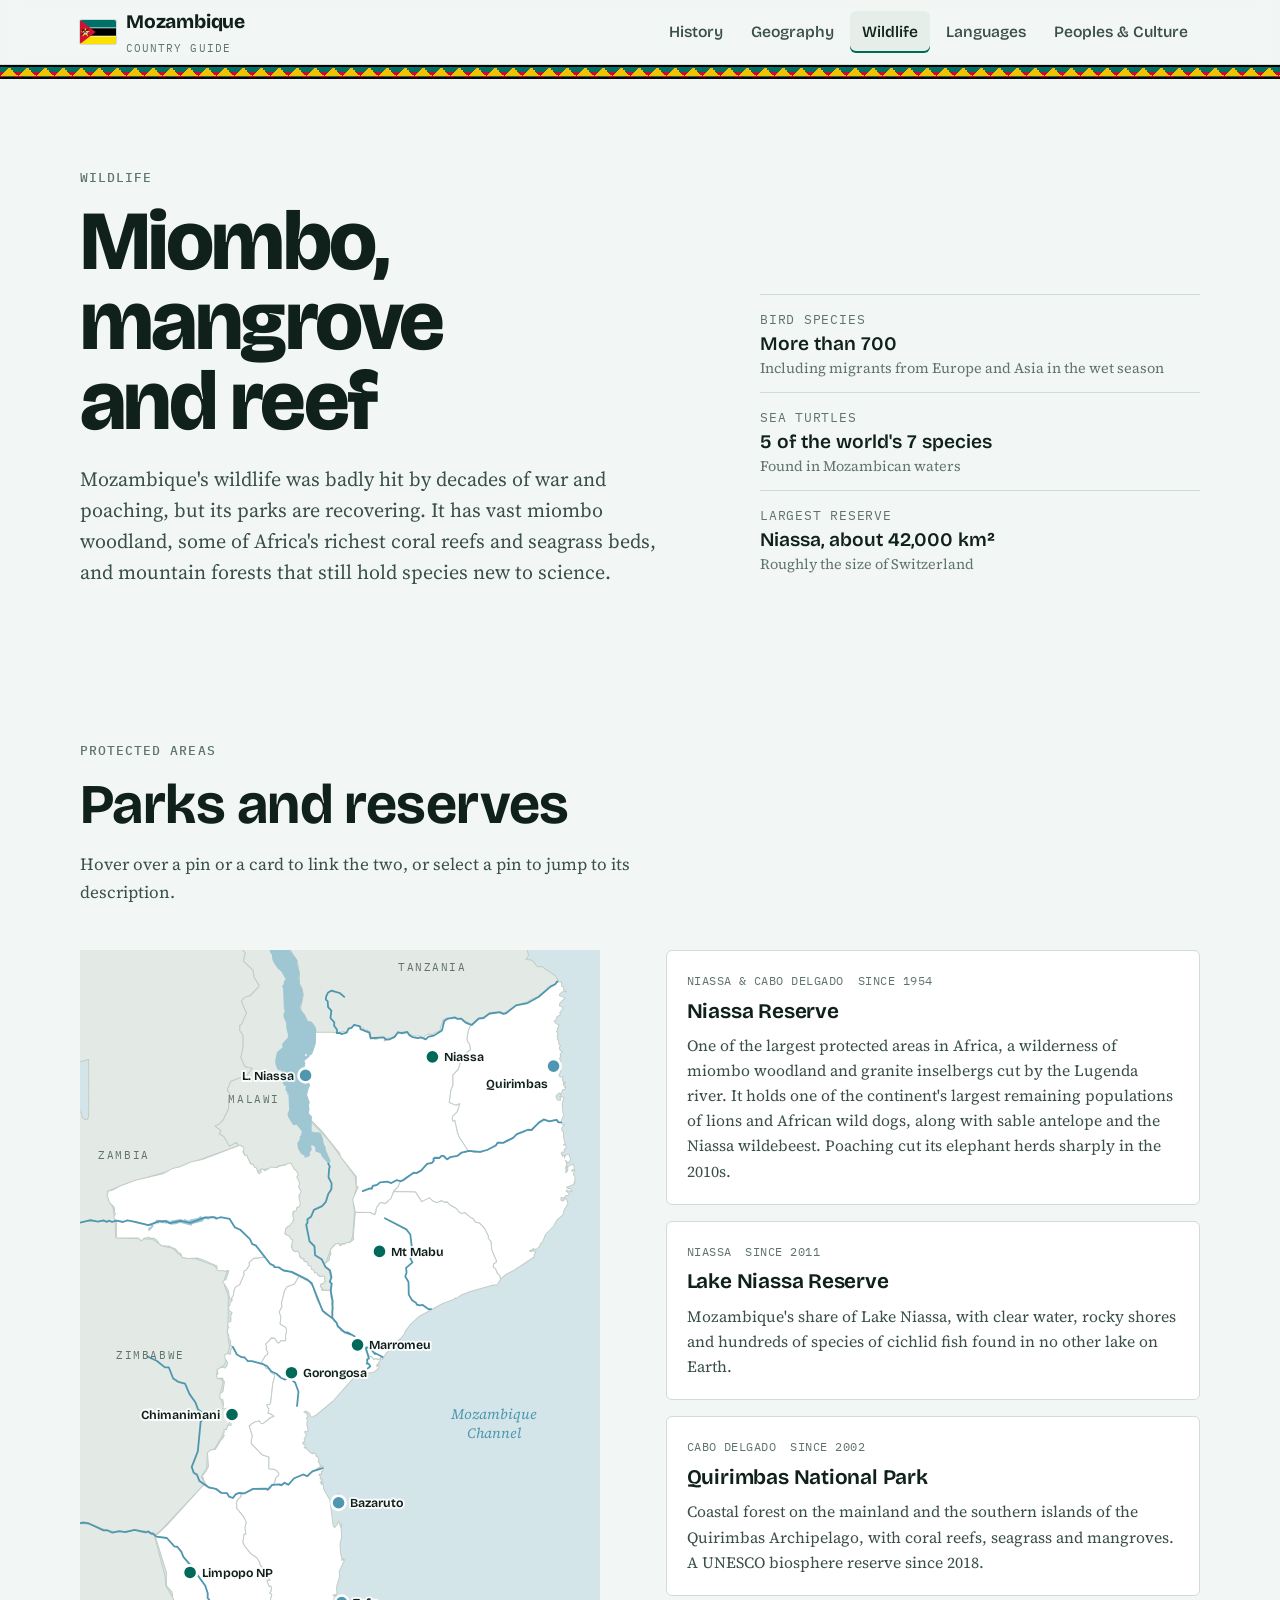
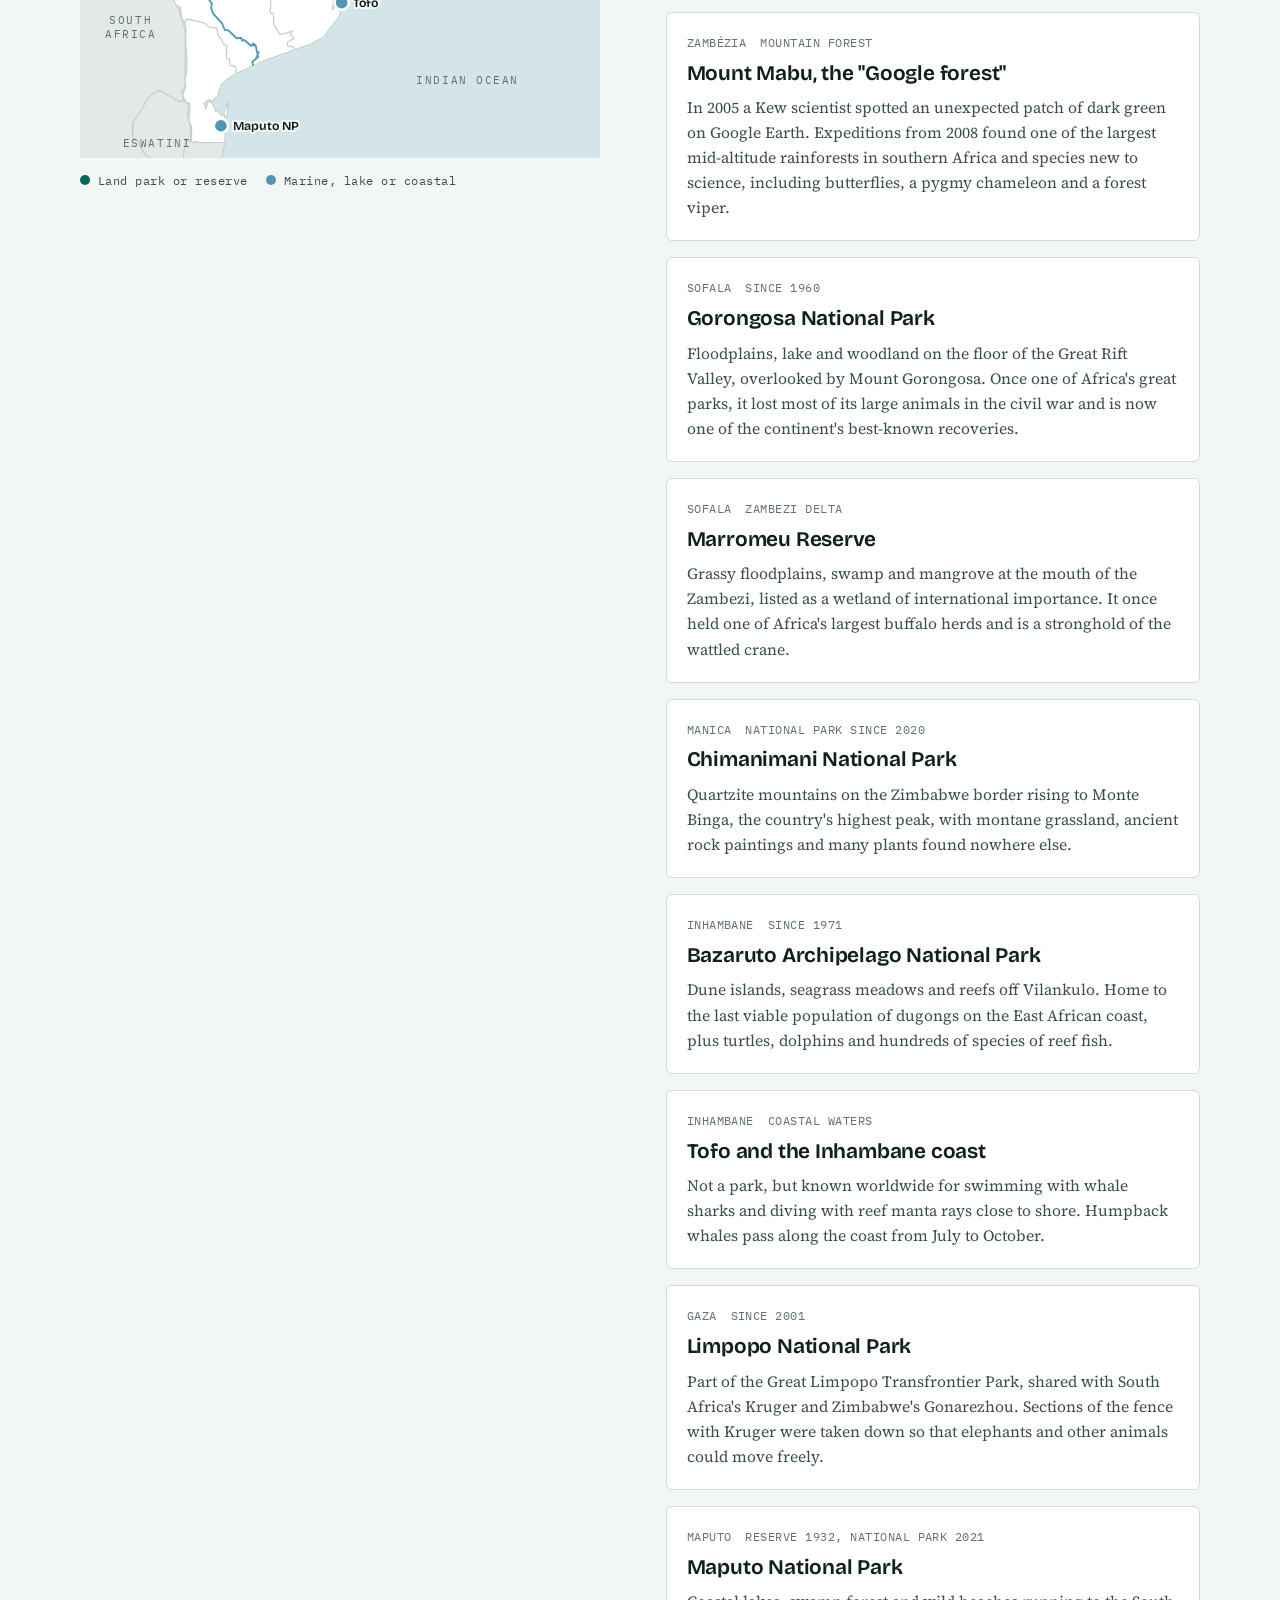
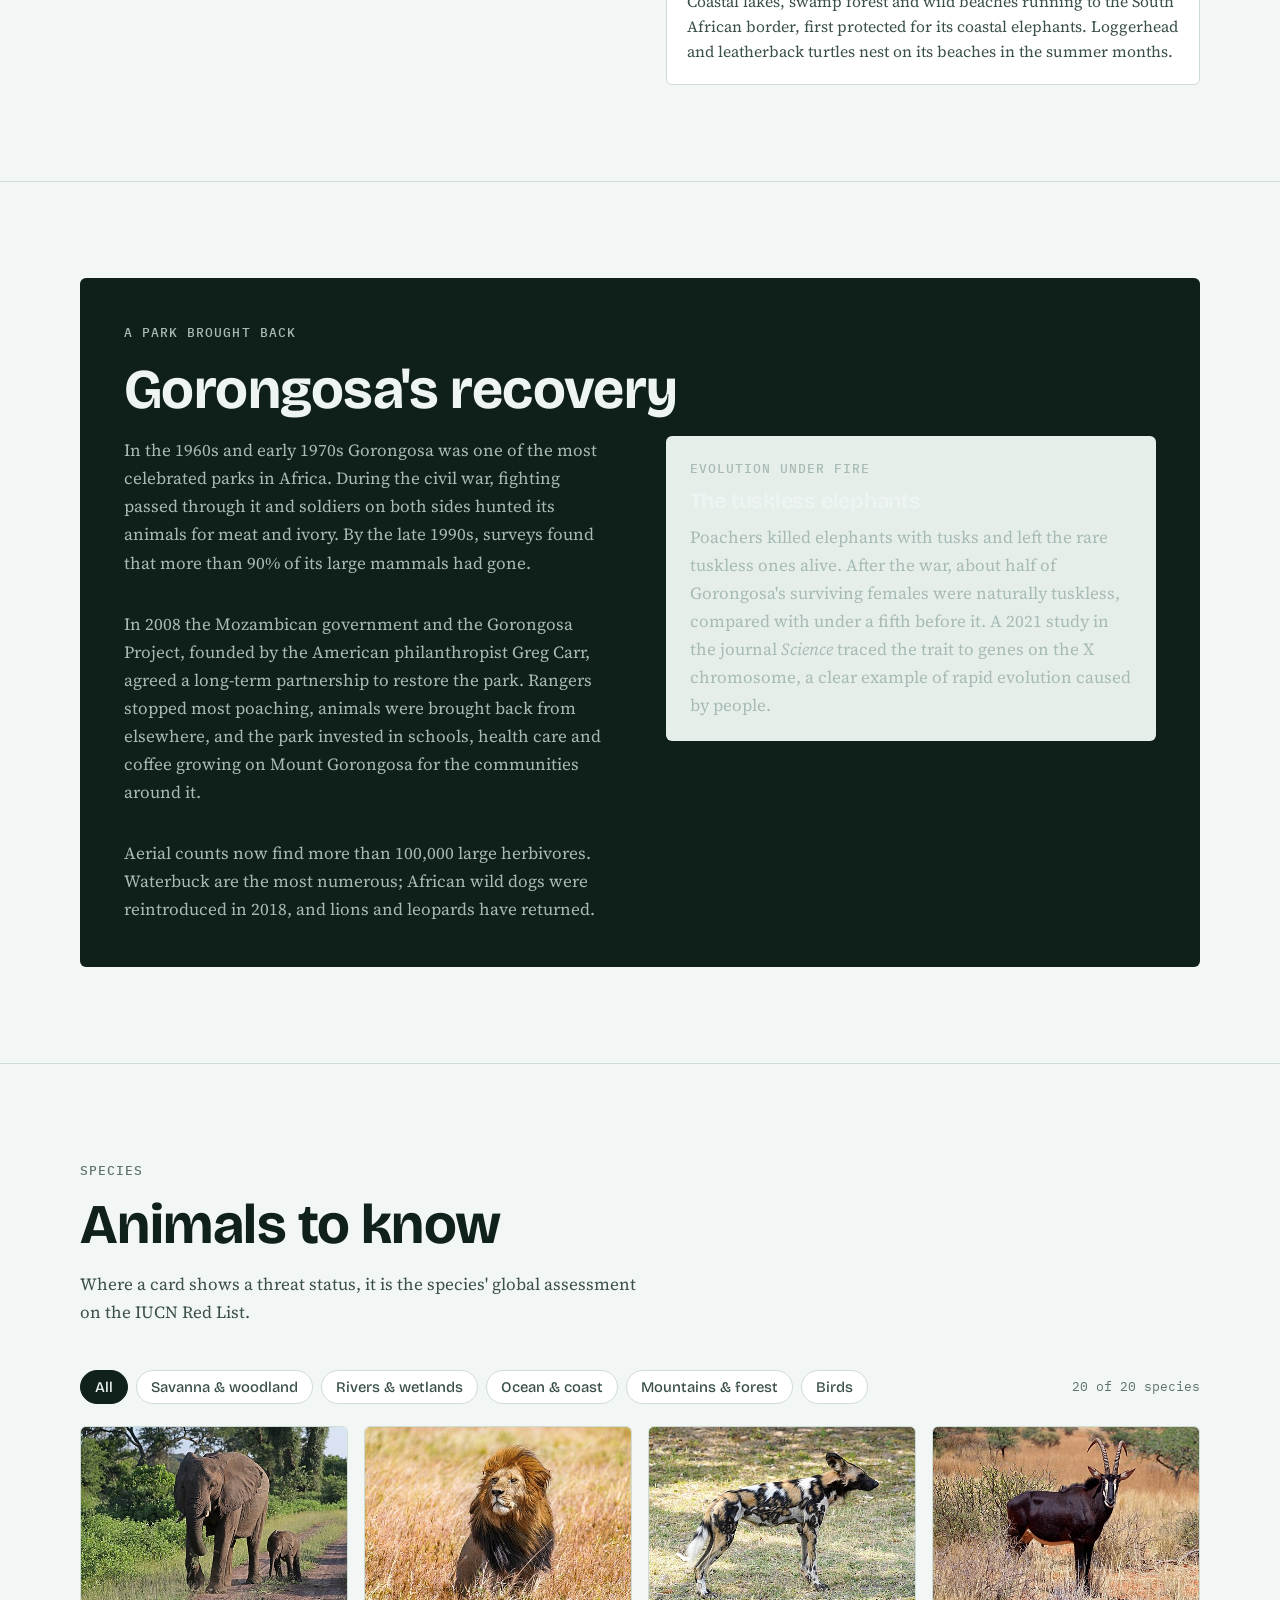
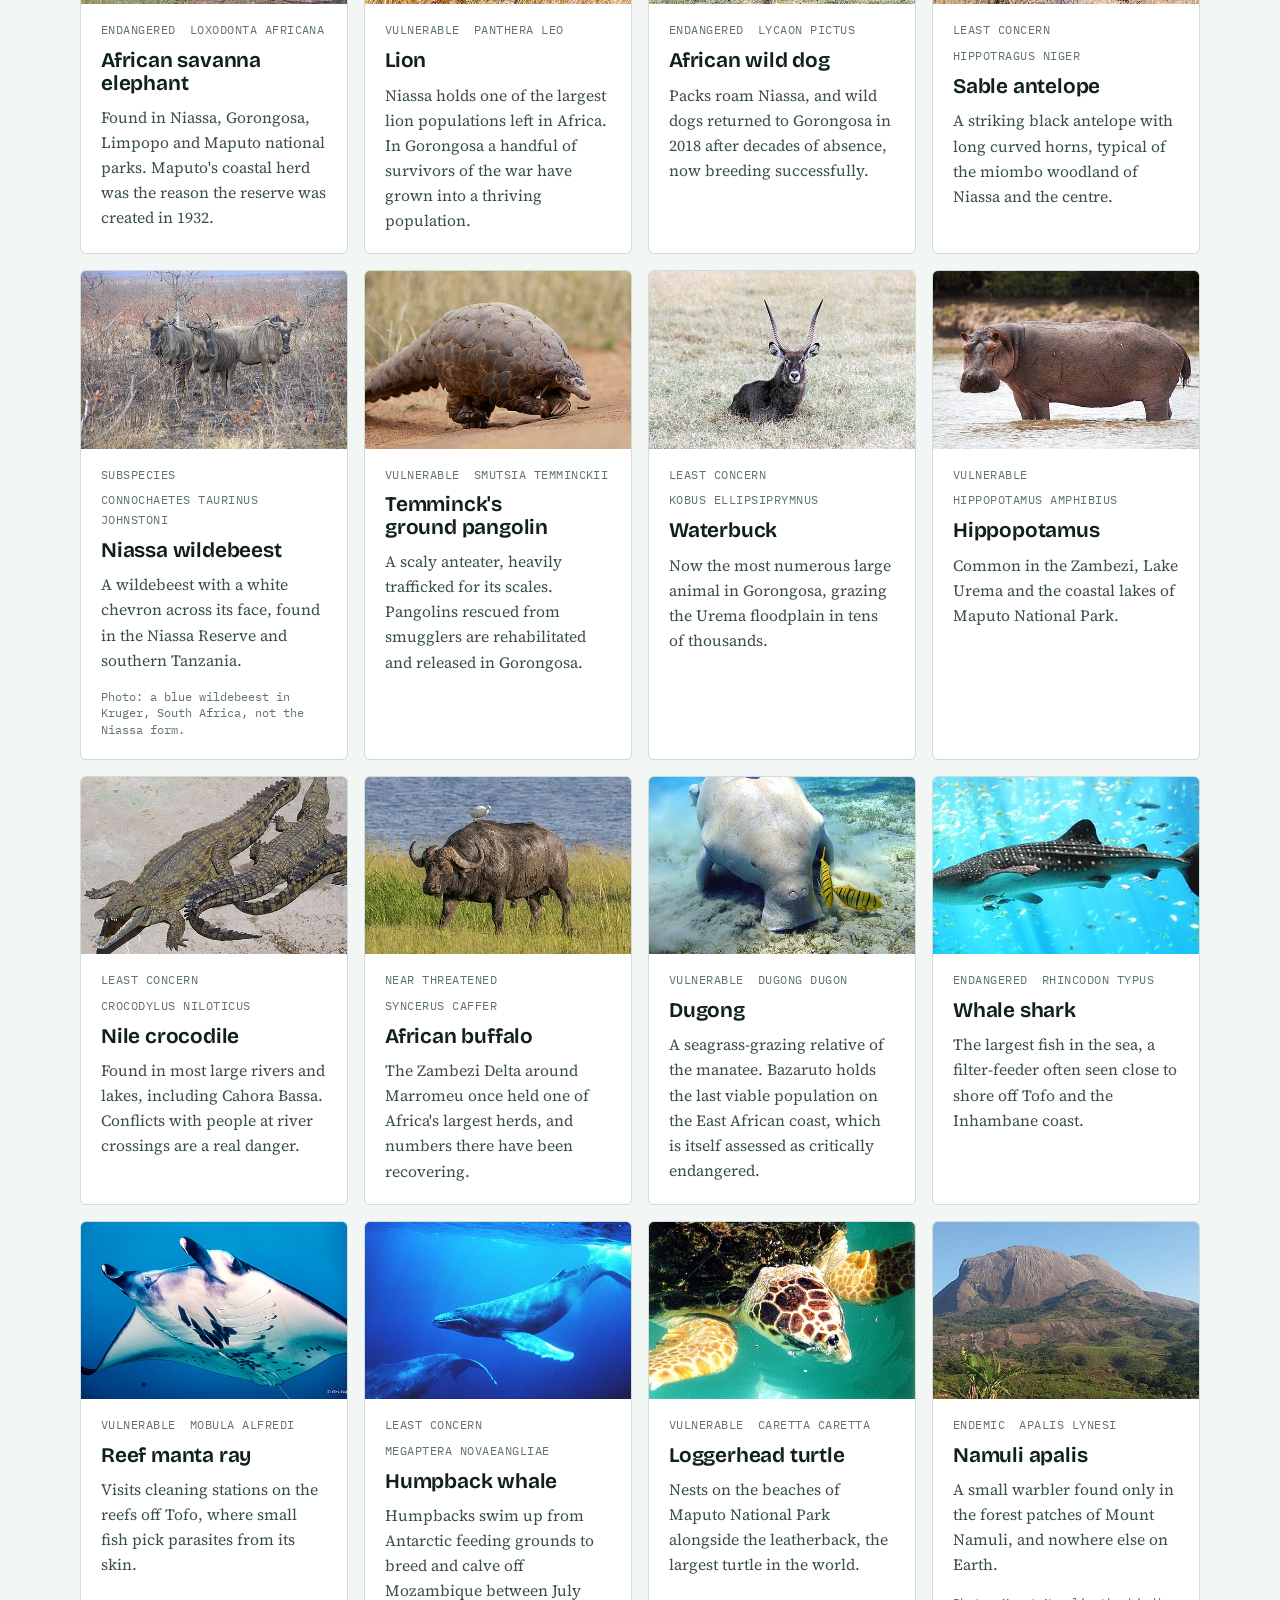
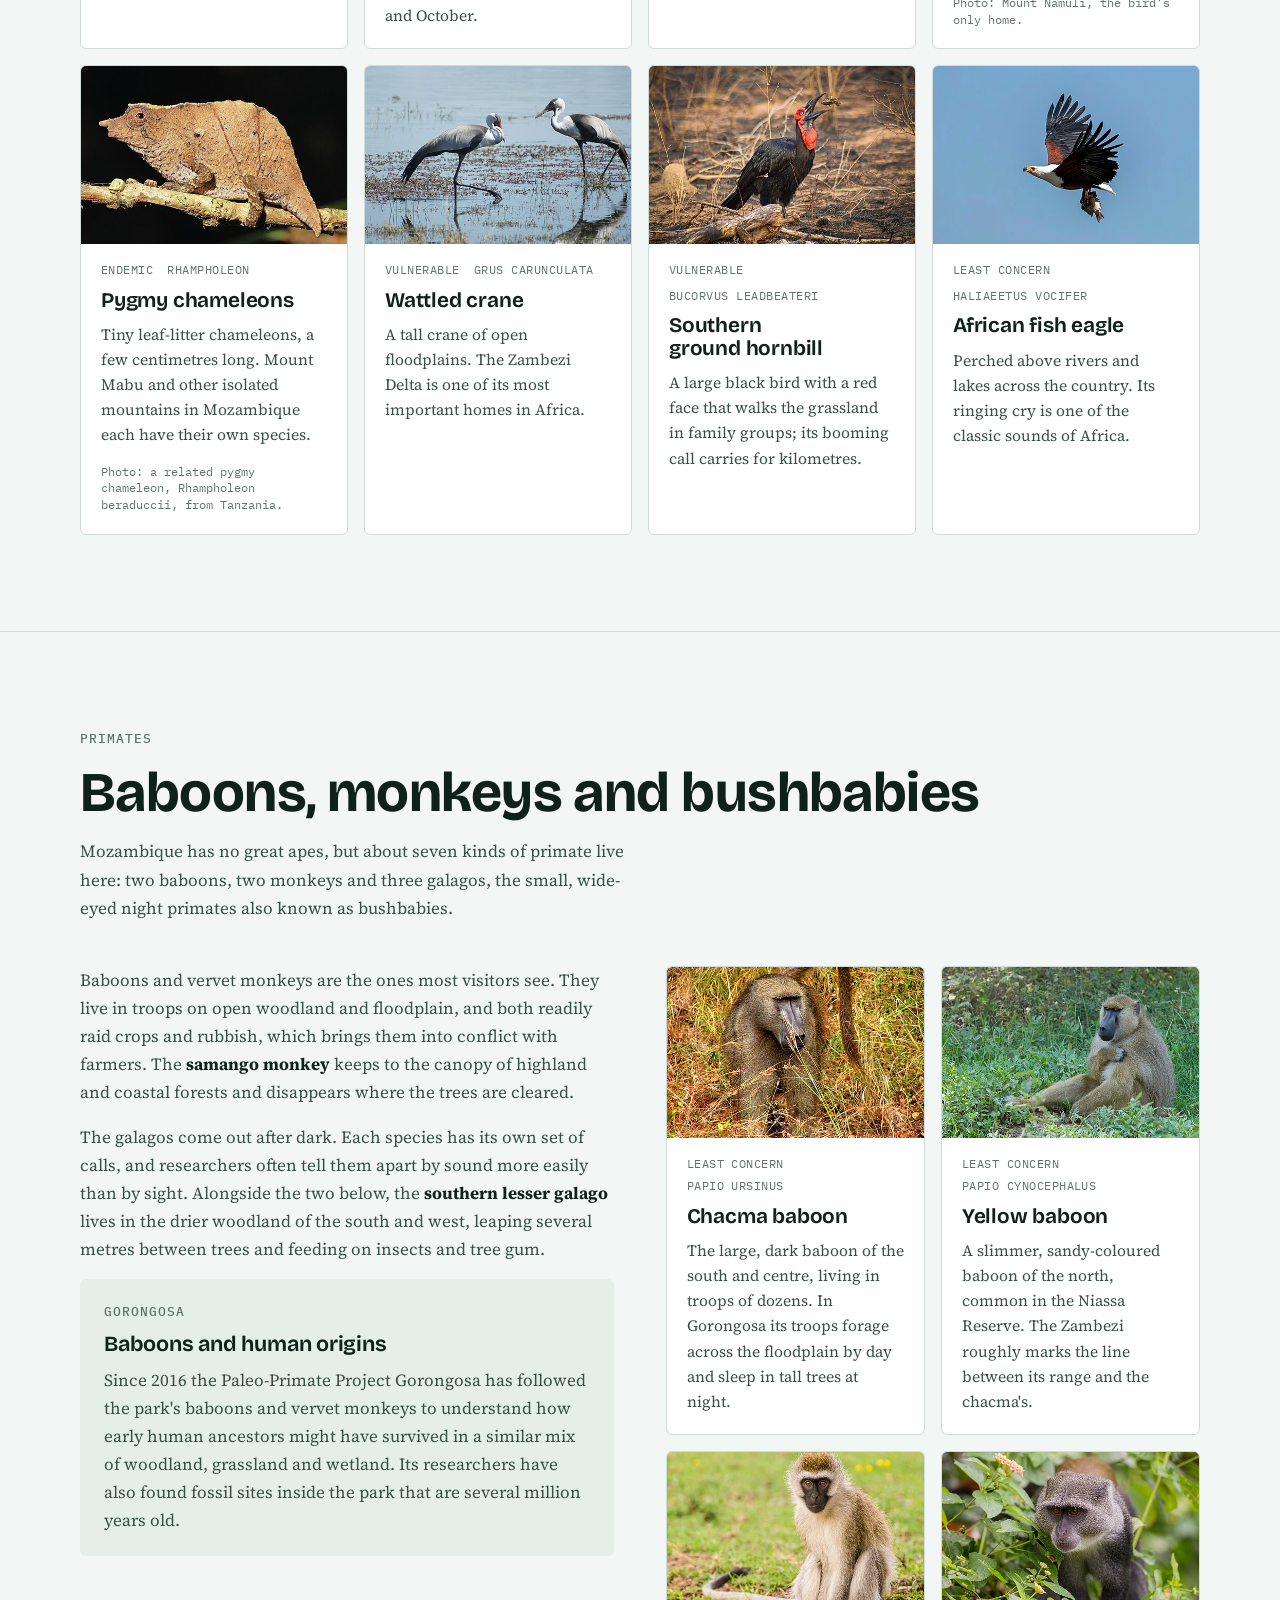
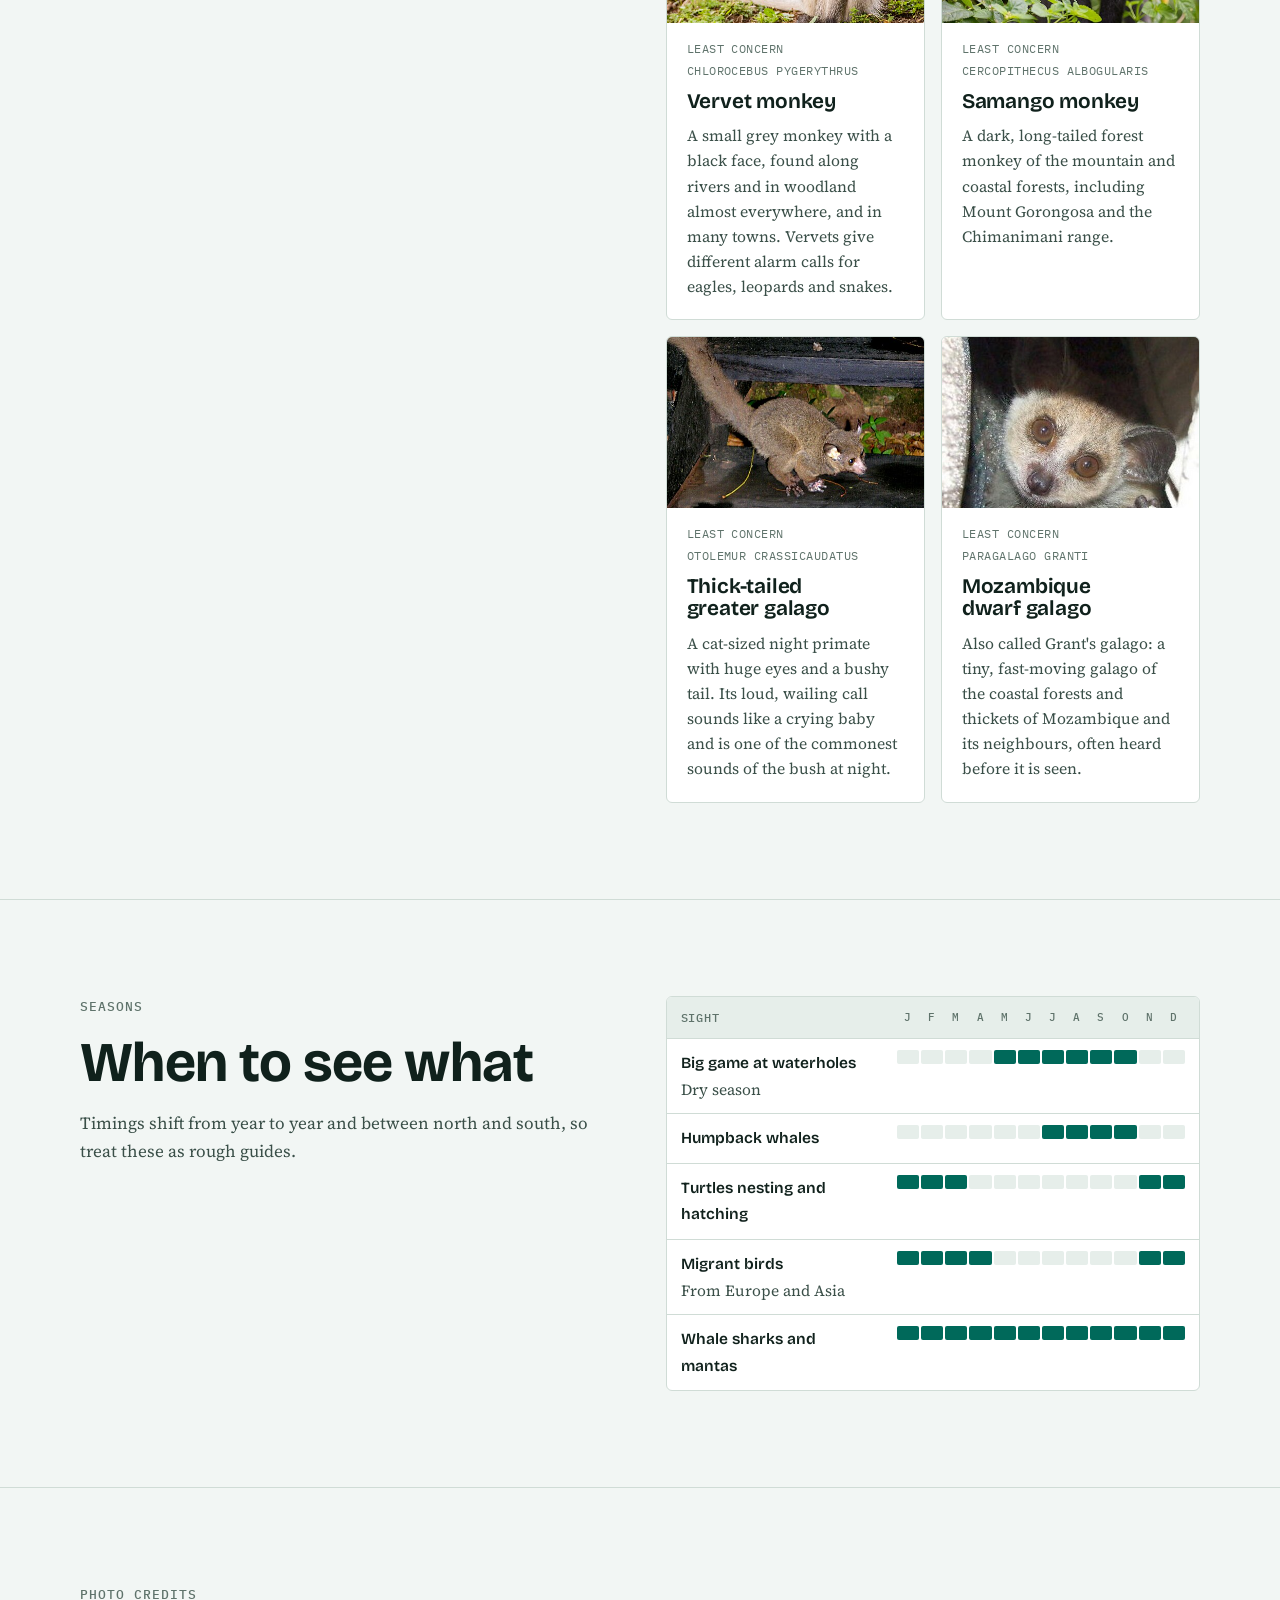
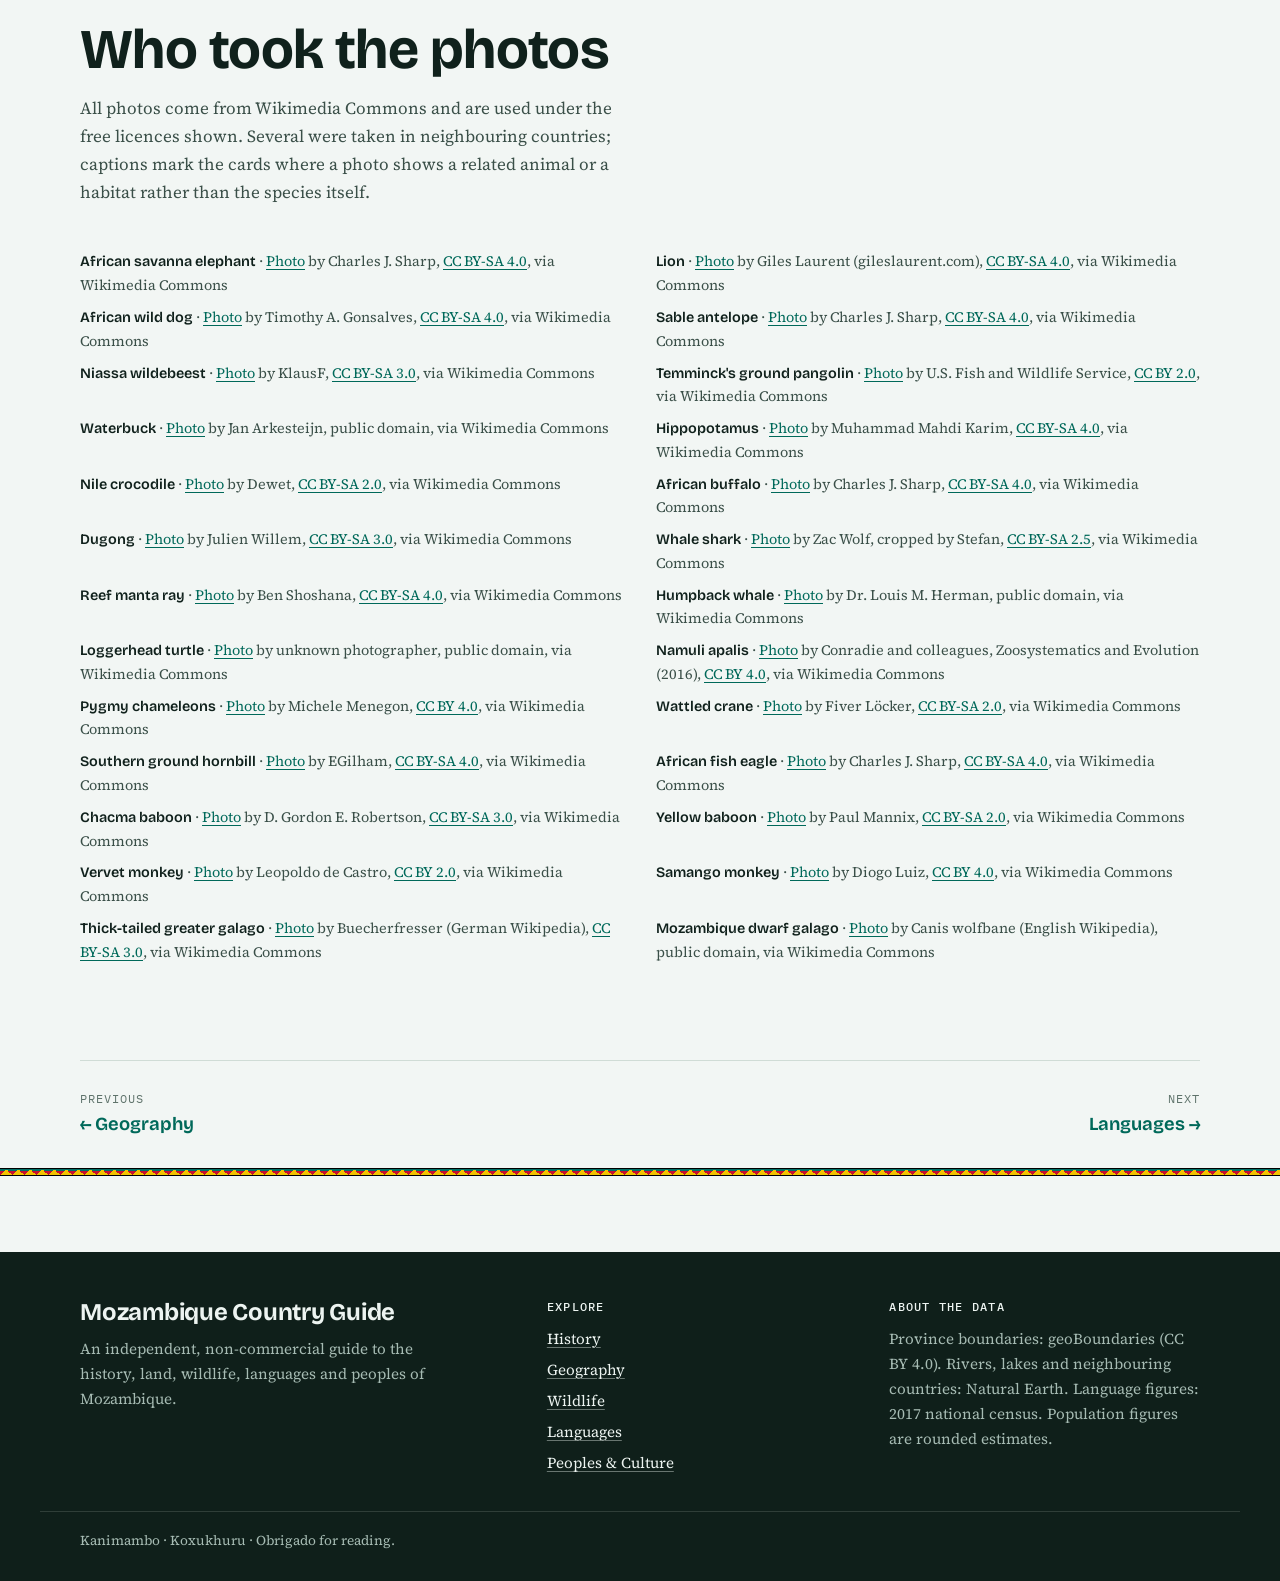
<file: wildlife.html>
<!DOCTYPE html>
<html lang="en">
<head>
  <meta charset="UTF-8" />
  <meta name="viewport" content="width=device-width, initial-scale=1, viewport-fit=cover" />
  <title>Wildlife of Mozambique · Mozambique Country Guide</title>
  <meta name="description" content="Mozambique's national parks and reserves, its savanna, wetland, marine and mountain wildlife, and the recovery of Gorongosa National Park." />
  <link rel="icon" href="data:image/svg+xml,<svg xmlns=%22http://www.w3.org/2000/svg%22 viewBox=%220 0 30 20%22><rect width=%2230%22 height=%226.2%22 fill=%22%23007168%22/><rect y=%226.2%22 width=%2230%22 height=%227.6%22 fill=%22%23fff%22/><rect y=%226.9%22 width=%2230%22 height=%226.2%22 fill=%22%23000%22/><rect y=%2213.8%22 width=%2230%22 height=%226.2%22 fill=%22%23fce100%22/><path d=%22M0 0L14 10L0 20Z%22 fill=%22%23d21034%22/></svg>" />
  <link rel="preconnect" href="https://fonts.googleapis.com" />
  <link rel="preconnect" href="https://fonts.gstatic.com" crossorigin />
  <link rel="stylesheet" href="https://fonts.googleapis.com/css2?family=Bricolage+Grotesque:opsz,wdth,wght@12..96,75..100,400..800&family=IBM+Plex+Mono:wght@400;500&family=Source+Serif+4:ital,opsz,wght@0,8..60,400..700;1,8..60,400&display=swap" />
  <link rel="stylesheet" href="styles.css" />
</head>
<body data-page="wildlife">
  <a class="skip" href="#main">Skip to content</a>

  <header class="site-header">
    <div class="wrap nav-inner">
      <a class="brand" href="index.html" aria-label="Mozambique Country Guide, home">
        <img src="flag.svg" alt="" width="36" height="24" />
        <span>Mozambique<small>Country guide</small></span>
      </a>
      <button class="nav-toggle" id="navToggle" aria-expanded="false" aria-controls="siteNav"><span class="bars" aria-hidden="true"><span></span><span></span><span></span></span>Menu</button>
      <nav class="site-nav" id="siteNav" aria-label="Main">
        <ul class="nav-links">
          <li><a href="history.html" data-page="history">History</a></li>
          <li><a href="geography.html" data-page="geography">Geography</a></li>
          <li><a href="wildlife.html" data-page="wildlife">Wildlife</a></li>
          <li><a href="languages.html" data-page="languages">Languages</a></li>
          <li><a href="peoples.html" data-page="peoples">Peoples &amp; Culture</a></li>
        </ul>
      </nav>
    </div>
  </header>
  <div class="capulana" aria-hidden="true"></div>

  <main id="main">
    <section class="page-head">
      <div class="wrap page-head-grid">
        <div>
          <span class="label">Wildlife</span>
          <h1>Miombo, mangrove and reef</h1>
          <p class="lede">Mozambique's wildlife was badly hit by decades of war and poaching, but its parks are recovering. It has vast miombo woodland, some of Africa's richest coral reefs and seagrass beds, and mountain forests that still hold species new to science.</p>
        </div>
        <dl class="facts">
          <div><dt>Bird species</dt><dd>More than 700<small>Including migrants from Europe and Asia in the wet season</small></dd></div>
          <div><dt>Sea turtles</dt><dd>5 of the world's 7 species<small>Found in Mozambican waters</small></dd></div>
          <div><dt>Largest reserve</dt><dd>Niassa, about 42,000 km²<small>Roughly the size of Switzerland</small></dd></div>
        </dl>
      </div>
    </section>

    <!-- Parks -->
    <section class="section" aria-labelledby="parks-h">
      <div class="wrap">
        <div class="section-head">
          <span class="label">Protected areas</span>
          <h2 id="parks-h">Parks and reserves</h2>
          <p>Hover over a pin or a card to link the two, or select a pin to jump to its description.</p>
        </div>
        <div class="map-layout">
          <figure style="margin:0; position:sticky; top:calc(env(safe-area-inset-top, 0px) + 84px)">
            <div id="parkMap"></div>
            <figcaption class="map-legend">
              <span><i class="pk"></i>Land park or reserve</span>
              <span><i class="mr"></i>Marine, lake or coastal</span>
            </figcaption>
          </figure>
          <div class="stack">
            <article class="card is-linked" data-park="niassa" data-ll="37.6,-12.1" data-kind="land" data-short="Niassa">
              <div class="meta"><span>Niassa &amp; Cabo Delgado</span><span>Since 1954</span></div>
              <h3>Niassa Reserve</h3>
              <p>One of the largest protected areas in Africa, a wilderness of miombo woodland and granite inselbergs cut by the Lugenda river. It holds one of the continent's largest remaining populations of lions and African wild dogs, along with sable antelope and the Niassa wildebeest. Poaching cut its elephant herds sharply in the 2010s.</p>
            </article>
            <article class="card is-linked" data-park="lake" data-ll="34.72,-12.5" data-kind="marine" data-short="L. Niassa" data-anchor="end" data-dx="-9">
              <div class="meta"><span>Niassa</span><span>Since 2011</span></div>
              <h3>Lake Niassa Reserve</h3>
              <p>Mozambique's share of Lake Niassa, with clear water, rocky shores and hundreds of species of cichlid fish found in no other lake on Earth.</p>
            </article>
            <article class="card is-linked" data-park="quirimbas" data-ll="40.35,-12.3" data-kind="marine" data-short="Quirimbas" data-anchor="end" data-dx="-4" data-dy="17">
              <div class="meta"><span>Cabo Delgado</span><span>Since 2002</span></div>
              <h3>Quirimbas National Park</h3>
              <p>Coastal forest on the mainland and the southern islands of the Quirimbas Archipelago, with coral reefs, seagrass and mangroves. A UNESCO biosphere reserve since 2018.</p>
            </article>
            <article class="card is-linked" data-park="mabu" data-ll="36.4,-16.29" data-kind="land" data-short="Mt Mabu">
              <div class="meta"><span>Zambézia</span><span>Mountain forest</span></div>
              <h3>Mount Mabu, the "Google forest"</h3>
              <p>In 2005 a Kew scientist spotted an unexpected patch of dark green on Google Earth. Expeditions from 2008 found one of the largest mid-altitude rainforests in southern Africa and species new to science, including butterflies, a pygmy chameleon and a forest viper.</p>
            </article>
            <article class="card is-linked" data-park="gorongosa" data-ll="34.4,-18.9" data-kind="land" data-short="Gorongosa">
              <div class="meta"><span>Sofala</span><span>Since 1960</span></div>
              <h3>Gorongosa National Park</h3>
              <p>Floodplains, lake and woodland on the floor of the Great Rift Valley, overlooked by Mount Gorongosa. Once one of Africa's great parks, it lost most of its large animals in the civil war and is now one of the continent's best-known recoveries.</p>
            </article>
            <article class="card is-linked" data-park="marromeu" data-ll="35.9,-18.3" data-kind="land" data-short="Marromeu">
              <div class="meta"><span>Sofala</span><span>Zambezi Delta</span></div>
              <h3>Marromeu Reserve</h3>
              <p>Grassy floodplains, swamp and mangrove at the mouth of the Zambezi, listed as a wetland of international importance. It once held one of Africa's largest buffalo herds and is a stronghold of the wattled crane.</p>
            </article>
            <article class="card is-linked" data-park="chimanimani" data-ll="33.05,-19.8" data-kind="land" data-short="Chimanimani" data-anchor="end" data-dx="-9">
              <div class="meta"><span>Manica</span><span>National park since 2020</span></div>
              <h3>Chimanimani National Park</h3>
              <p>Quartzite mountains on the Zimbabwe border rising to Monte Binga, the country's highest peak, with montane grassland, ancient rock paintings and many plants found nowhere else.</p>
            </article>
            <article class="card is-linked" data-park="bazaruto" data-ll="35.47,-21.7" data-kind="marine" data-short="Bazaruto">
              <div class="meta"><span>Inhambane</span><span>Since 1971</span></div>
              <h3>Bazaruto Archipelago National Park</h3>
              <p>Dune islands, seagrass meadows and reefs off Vilankulo. Home to the last viable population of dugongs on the East African coast, plus turtles, dolphins and hundreds of species of reef fish.</p>
            </article>
            <article class="card is-linked" data-park="tofo" data-ll="35.54,-23.85" data-kind="marine" data-short="Tofo">
              <div class="meta"><span>Inhambane</span><span>Coastal waters</span></div>
              <h3>Tofo and the Inhambane coast</h3>
              <p>Not a park, but known worldwide for swimming with whale sharks and diving with reef manta rays close to shore. Humpback whales pass along the coast from July to October.</p>
            </article>
            <article class="card is-linked" data-park="limpopo" data-ll="32.1,-23.2" data-kind="land" data-short="Limpopo NP">
              <div class="meta"><span>Gaza</span><span>Since 2001</span></div>
              <h3>Limpopo National Park</h3>
              <p>Part of the Great Limpopo Transfrontier Park, shared with South Africa's Kruger and Zimbabwe's Gonarezhou. Sections of the fence with Kruger were taken down so that elephants and other animals could move freely.</p>
            </article>
            <article class="card is-linked" data-park="maputo" data-ll="32.8,-26.5" data-kind="marine" data-short="Maputo NP">
              <div class="meta"><span>Maputo</span><span>Reserve 1932, national park 2021</span></div>
              <h3>Maputo National Park</h3>
              <p>Coastal lakes, swamp forest and wild beaches running to the South African border, first protected for its coastal elephants. Loggerhead and leatherback turtles nest on its beaches in the summer months.</p>
            </article>
          </div>
        </div>
      </div>
    </section>

    <!-- Gorongosa feature -->
    <section class="section" aria-labelledby="goro-h">
      <div class="wrap">
        <div class="feature">
          <span class="label">A park brought back</span>
          <h2 id="goro-h">Gorongosa's recovery</h2>
          <div class="split">
            <div class="stack">
              <p>In the 1960s and early 1970s Gorongosa was one of the most celebrated parks in Africa. During the civil war, fighting passed through it and soldiers on both sides hunted its animals for meat and ivory. By the late 1990s, surveys found that more than 90% of its large mammals had gone.</p>
              <p>In 2008 the Mozambican government and the Gorongosa Project, founded by the American philanthropist Greg Carr, agreed a long-term partnership to restore the park. Rangers stopped most poaching, animals were brought back from elsewhere, and the park invested in schools, health care and coffee growing on Mount Gorongosa for the communities around it.</p>
              <p>Aerial counts now find more than 100,000 large herbivores. Waterbuck are the most numerous; African wild dogs were reintroduced in 2018, and lions and leopards have returned.</p>
            </div>
            <div class="stack">
              <aside class="callout">
                <span class="label">Evolution under fire</span>
                <h3>The tuskless elephants</h3>
                <p>Poachers killed elephants with tusks and left the rare tuskless ones alive. After the war, about half of Gorongosa's surviving females were naturally tuskless, compared with under a fifth before it. A 2021 study in the journal <em>Science</em> traced the trait to genes on the X chromosome, a clear example of rapid evolution caused by people.</p>
              </aside>
            </div>
          </div>
        </div>
      </div>
    </section>

    <!-- Species -->
    <section class="section" aria-labelledby="species-h">
      <div class="wrap">
        <div class="section-head">
          <span class="label">Species</span>
          <h2 id="species-h">Animals to know</h2>
          <p>Where a card shows a threat status, it is the species' global assessment on the IUCN Red List.</p>
        </div>
        <div class="filter-bar" data-filter-for="species" data-noun="species" role="group" aria-label="Filter species by habitat">
          <div class="chips">
            <button type="button" class="chip" data-value="all">All</button>
            <button type="button" class="chip" data-value="savanna">Savanna &amp; woodland</button>
            <button type="button" class="chip" data-value="wetland">Rivers &amp; wetlands</button>
            <button type="button" class="chip" data-value="ocean">Ocean &amp; coast</button>
            <button type="button" class="chip" data-value="mountain">Mountains &amp; forest</button>
            <button type="button" class="chip" data-value="bird">Birds</button>
          </div>
          <span class="count" data-filter-count aria-live="polite"></span>
        </div>
        <div class="grid" id="species">
          <article class="card has-photo" data-tags="savanna">
            <img class="photo" src="images/wildlife/elephant.jpg" alt="An African savanna elephant walking along a track with its young calf" loading="lazy" width="500" height="333" />
            <div class="meta"><span>Endangered</span><span>Loxodonta africana</span></div>
            <h3>African savanna elephant</h3>
            <p>Found in Niassa, Gorongosa, Limpopo and Maputo national parks. Maputo's coastal herd was the reason the reserve was created in 1932.</p>
          </article>
          <article class="card has-photo" data-tags="savanna">
            <img class="photo" src="images/wildlife/lion.jpg" alt="A male lion with a dark mane sitting in tall dry grass" loading="lazy" width="500" height="333" />
            <div class="meta"><span>Vulnerable</span><span>Panthera leo</span></div>
            <h3>Lion</h3>
            <p>Niassa holds one of the largest lion populations left in Africa. In Gorongosa a handful of survivors of the war have grown into a thriving population.</p>
          </article>
          <article class="card has-photo" data-tags="savanna">
            <img class="photo" src="images/wildlife/wilddog.jpg" alt="An African wild dog with a blotched black, tan and white coat" loading="lazy" width="500" height="333" />
            <div class="meta"><span>Endangered</span><span>Lycaon pictus</span></div>
            <h3>African wild dog</h3>
            <p>Packs roam Niassa, and wild dogs returned to Gorongosa in 2018 after decades of absence, now breeding successfully.</p>
          </article>
          <article class="card has-photo" data-tags="savanna">
            <img class="photo" src="images/wildlife/sable.jpg" alt="A male sable antelope, glossy black with long backward-curving horns" loading="lazy" width="500" height="333" />
            <div class="meta"><span>Least concern</span><span>Hippotragus niger</span></div>
            <h3>Sable antelope</h3>
            <p>A striking black antelope with long curved horns, typical of the miombo woodland of Niassa and the centre.</p>
          </article>
          <article class="card has-photo" data-tags="savanna">
            <img class="photo" src="images/wildlife/wildebeest.jpg" alt="Three blue wildebeest standing in dry bush" loading="lazy" width="500" height="333" />
            <div class="meta"><span>Subspecies</span><span>Connochaetes taurinus johnstoni</span></div>
            <h3>Niassa wildebeest</h3>
            <p>A wildebeest with a white chevron across its face, found in the Niassa Reserve and southern Tanzania.</p>
            <p class="photo-note">Photo: a blue wildebeest in Kruger, South Africa, not the Niassa form.</p>
          </article>
          <article class="card has-photo" data-tags="savanna">
            <img class="photo" src="images/wildlife/pangolin.jpg" alt="A ground pangolin covered in large brown scales walking on bare earth" loading="lazy" width="500" height="333" />
            <div class="meta"><span>Vulnerable</span><span>Smutsia temminckii</span></div>
            <h3>Temminck's ground pangolin</h3>
            <p>A scaly anteater, heavily trafficked for its scales. Pangolins rescued from smugglers are rehabilitated and released in Gorongosa.</p>
          </article>
          <article class="card has-photo" data-tags="wetland savanna">
            <img class="photo" src="images/wildlife/waterbuck.jpg" alt="A male waterbuck with long ridged horns resting in grass" loading="lazy" width="500" height="333" />
            <div class="meta"><span>Least concern</span><span>Kobus ellipsiprymnus</span></div>
            <h3>Waterbuck</h3>
            <p>Now the most numerous large animal in Gorongosa, grazing the Urema floodplain in tens of thousands.</p>
          </article>
          <article class="card has-photo" data-tags="wetland">
            <img class="photo" src="images/wildlife/hippo.jpg" alt="A hippopotamus standing in shallow water" loading="lazy" width="500" height="333" />
            <div class="meta"><span>Vulnerable</span><span>Hippopotamus amphibius</span></div>
            <h3>Hippopotamus</h3>
            <p>Common in the Zambezi, Lake Urema and the coastal lakes of Maputo National Park.</p>
          </article>
          <article class="card has-photo" data-tags="wetland">
            <img class="photo" src="images/wildlife/crocodile.jpg" alt="Two Nile crocodiles lying on sand" loading="lazy" width="500" height="333" />
            <div class="meta"><span>Least concern</span><span>Crocodylus niloticus</span></div>
            <h3>Nile crocodile</h3>
            <p>Found in most large rivers and lakes, including Cahora Bassa. Conflicts with people at river crossings are a real danger.</p>
          </article>
          <article class="card has-photo" data-tags="wetland savanna">
            <img class="photo" src="images/wildlife/buffalo.jpg" alt="An African buffalo bull in grass with a cattle egret on its back" loading="lazy" width="500" height="333" />
            <div class="meta"><span>Near threatened</span><span>Syncerus caffer</span></div>
            <h3>African buffalo</h3>
            <p>The Zambezi Delta around Marromeu once held one of Africa's largest herds, and numbers there have been recovering.</p>
          </article>
          <article class="card has-photo" data-tags="ocean">
            <img class="photo" src="images/wildlife/dugong.jpg" alt="A dugong grazing seagrass on the sea floor with small yellow fish beside it" loading="lazy" width="500" height="333" />
            <div class="meta"><span>Vulnerable</span><span>Dugong dugon</span></div>
            <h3>Dugong</h3>
            <p>A seagrass-grazing relative of the manatee. Bazaruto holds the last viable population on the East African coast, which is itself assessed as critically endangered.</p>
          </article>
          <article class="card has-photo" data-tags="ocean">
            <img class="photo" src="images/wildlife/whaleshark.jpg" alt="A whale shark with a pale spotted pattern swimming among small fish" loading="lazy" width="500" height="333" />
            <div class="meta"><span>Endangered</span><span>Rhincodon typus</span></div>
            <h3>Whale shark</h3>
            <p>The largest fish in the sea, a filter-feeder often seen close to shore off Tofo and the Inhambane coast.</p>
          </article>
          <article class="card has-photo" data-tags="ocean">
            <img class="photo" src="images/wildlife/manta.jpg" alt="A reef manta ray seen from below, its pale belly marked with dark spots" loading="lazy" width="500" height="333" />
            <div class="meta"><span>Vulnerable</span><span>Mobula alfredi</span></div>
            <h3>Reef manta ray</h3>
            <p>Visits cleaning stations on the reefs off Tofo, where small fish pick parasites from its skin.</p>
          </article>
          <article class="card has-photo" data-tags="ocean">
            <img class="photo" src="images/wildlife/humpback.jpg" alt="Two humpback whales swimming in deep blue water" loading="lazy" width="500" height="333" />
            <div class="meta"><span>Least concern</span><span>Megaptera novaeangliae</span></div>
            <h3>Humpback whale</h3>
            <p>Humpbacks swim up from Antarctic feeding grounds to breed and calve off Mozambique between July and October.</p>
          </article>
          <article class="card has-photo" data-tags="ocean">
            <img class="photo" src="images/wildlife/loggerhead.jpg" alt="Close-up of a loggerhead turtle&#x27;s head and patterned shell" loading="lazy" width="500" height="333" />
            <div class="meta"><span>Vulnerable</span><span>Caretta caretta</span></div>
            <h3>Loggerhead turtle</h3>
            <p>Nests on the beaches of Maputo National Park alongside the leatherback, the largest turtle in the world.</p>
          </article>
          <article class="card has-photo" data-tags="mountain bird">
            <img class="photo" src="images/wildlife/apalis.jpg" alt="Mount Namuli, a bare granite massif rising above green forest and farmland" loading="lazy" width="500" height="333" />
            <div class="meta"><span>Endemic</span><span>Apalis lynesi</span></div>
            <h3>Namuli apalis</h3>
            <p>A small warbler found only in the forest patches of Mount Namuli, and nowhere else on Earth.</p>
            <p class="photo-note">Photo: Mount Namuli, the bird's only home.</p>
          </article>
          <article class="card has-photo" data-tags="mountain">
            <img class="photo" src="images/wildlife/chameleon.jpg" alt="A brown pygmy chameleon with a leaf-like body gripping a twig" loading="lazy" width="500" height="333" />
            <div class="meta"><span>Endemic</span><span>Rhampholeon</span></div>
            <h3>Pygmy chameleons</h3>
            <p>Tiny leaf-litter chameleons, a few centimetres long. Mount Mabu and other isolated mountains in Mozambique each have their own species.</p>
            <p class="photo-note">Photo: a related pygmy chameleon, Rhampholeon beraduccii, from Tanzania.</p>
          </article>
          <article class="card has-photo" data-tags="bird wetland">
            <img class="photo" src="images/wildlife/crane.jpg" alt="Two wattled cranes wading in a shallow wetland" loading="lazy" width="500" height="333" />
            <div class="meta"><span>Vulnerable</span><span>Grus carunculata</span></div>
            <h3>Wattled crane</h3>
            <p>A tall crane of open floodplains. The Zambezi Delta is one of its most important homes in Africa.</p>
          </article>
          <article class="card has-photo" data-tags="bird savanna">
            <img class="photo" src="images/wildlife/hornbill.jpg" alt="A black southern ground hornbill with a red face and throat, holding a frog in its bill" loading="lazy" width="500" height="333" />
            <div class="meta"><span>Vulnerable</span><span>Bucorvus leadbeateri</span></div>
            <h3>Southern ground hornbill</h3>
            <p>A large black bird with a red face that walks the grassland in family groups; its booming call carries for kilometres.</p>
          </article>
          <article class="card has-photo" data-tags="bird wetland">
            <img class="photo" src="images/wildlife/fisheagle.jpg" alt="An African fish eagle in flight with a fish in its talons" loading="lazy" width="500" height="333" />
            <div class="meta"><span>Least concern</span><span>Haliaeetus vocifer</span></div>
            <h3>African fish eagle</h3>
            <p>Perched above rivers and lakes across the country. Its ringing cry is one of the classic sounds of Africa.</p>
          </article>
        </div>
        <p class="empty" id="species-empty" hidden>No species match this habitat.</p>
      </div>
    </section>

    <!-- Primates -->
    <section class="section" aria-labelledby="primates-h">
      <div class="wrap">
        <div class="section-head">
          <span class="label">Primates</span>
          <h2 id="primates-h">Baboons, monkeys and bushbabies</h2>
          <p>Mozambique has no great apes, but about seven kinds of primate live here: two baboons, two monkeys and three galagos, the small, wide-eyed night primates also known as bushbabies.</p>
        </div>
        <div class="split">
          <div class="stack">
            <div class="prose">
              <p>Baboons and vervet monkeys are the ones most visitors see. They live in troops on open woodland and floodplain, and both readily raid crops and rubbish, which brings them into conflict with farmers. The <strong>samango monkey</strong> keeps to the canopy of highland and coastal forests and disappears where the trees are cleared.</p>
              <p>The galagos come out after dark. Each species has its own set of calls, and researchers often tell them apart by sound more easily than by sight. Alongside the two below, the <strong>southern lesser galago</strong> lives in the drier woodland of the south and west, leaping several metres between trees and feeding on insects and tree gum.</p>
            </div>
            <aside class="callout">
              <span class="label">Gorongosa</span>
              <h3>Baboons and human origins</h3>
              <p>Since 2016 the Paleo-Primate Project Gorongosa has followed the park's baboons and vervet monkeys to understand how early human ancestors might have survived in a similar mix of woodland, grassland and wetland. Its researchers have also found fossil sites inside the park that are several million years old.</p>
            </aside>
          </div>
          <div class="grid two">
            <article class="card has-photo">
              <img class="photo" src="images/wildlife/chacma.jpg" alt="A large male chacma baboon sitting in grass" loading="lazy" width="500" height="333" />
              <div class="meta"><span>Least concern</span><span>Papio ursinus</span></div>
              <h3>Chacma baboon</h3>
              <p>The large, dark baboon of the south and centre, living in troops of dozens. In Gorongosa its troops forage across the floodplain by day and sleep in tall trees at night.</p>
            </article>
            <article class="card has-photo">
              <img class="photo" src="images/wildlife/yellowbaboon.jpg" alt="A yellow baboon sitting in green grass" loading="lazy" width="500" height="333" />
              <div class="meta"><span>Least concern</span><span>Papio cynocephalus</span></div>
              <h3>Yellow baboon</h3>
              <p>A slimmer, sandy-coloured baboon of the north, common in the Niassa Reserve. The Zambezi roughly marks the line between its range and the chacma's.</p>
            </article>
            <article class="card has-photo">
              <img class="photo" src="images/wildlife/vervet.jpg" alt="A vervet monkey with a black face sitting upright on short grass" loading="lazy" width="500" height="333" />
              <div class="meta"><span>Least concern</span><span>Chlorocebus pygerythrus</span></div>
              <h3>Vervet monkey</h3>
              <p>A small grey monkey with a black face, found along rivers and in woodland almost everywhere, and in many towns. Vervets give different alarm calls for eagles, leopards and snakes.</p>
            </article>
            <article class="card has-photo">
              <img class="photo" src="images/wildlife/samango.jpg" alt="A samango monkey with a grey face looking out from leafy plants" loading="lazy" width="500" height="333" />
              <div class="meta"><span>Least concern</span><span>Cercopithecus albogularis</span></div>
              <h3>Samango monkey</h3>
              <p>A dark, long-tailed forest monkey of the mountain and coastal forests, including Mount Gorongosa and the Chimanimani range.</p>
            </article>
            <article class="card has-photo">
              <img class="photo" src="images/wildlife/greatergalago.jpg" alt="A thick-tailed greater galago with large ears and a long bushy tail" loading="lazy" width="500" height="333" />
              <div class="meta"><span>Least concern</span><span>Otolemur crassicaudatus</span></div>
              <h3>Thick-tailed greater galago</h3>
              <p>A cat-sized night primate with huge eyes and a bushy tail. Its loud, wailing call sounds like a crying baby and is one of the commonest sounds of the bush at night.</p>
            </article>
            <article class="card has-photo">
              <img class="photo" src="images/wildlife/dwarfgalago.jpg" alt="Close-up of a Mozambique dwarf galago with large round eyes" loading="lazy" width="500" height="333" />
              <div class="meta"><span>Least concern</span><span>Paragalago granti</span></div>
              <h3>Mozambique dwarf galago</h3>
              <p>Also called Grant's galago: a tiny, fast-moving galago of the coastal forests and thickets of Mozambique and its neighbours, often heard before it is seen.</p>
            </article>
          </div>
        </div>
      </div>
    </section>

    <!-- Seasons -->
    <section class="section" aria-labelledby="seasons-h">
      <div class="wrap split">
        <div class="stack">
          <span class="label">Seasons</span>
          <h2 id="seasons-h">When to see what</h2>
          <p class="prose">Timings shift from year to year and between north and south, so treat these as rough guides.</p>
        </div>
        <div class="table-wrap">
          <table>
            <thead><tr><th>Sight</th><th><div class="season-head" aria-hidden="true"><span>J</span><span>F</span><span>M</span><span>A</span><span>M</span><span>J</span><span>J</span><span>A</span><span>S</span><span>O</span><span>N</span><span>D</span></div></th></tr></thead>
            <tbody>
              <tr><td><strong>Big game at waterholes</strong><br />Dry season</td><td><div class="season" role="img" aria-label="May to October"><i></i><i></i><i></i><i></i><i class="on"></i><i class="on"></i><i class="on"></i><i class="on"></i><i class="on"></i><i class="on"></i><i></i><i></i></div></td></tr>
              <tr><td><strong>Humpback whales</strong></td><td><div class="season" role="img" aria-label="July to October"><i></i><i></i><i></i><i></i><i></i><i></i><i class="on"></i><i class="on"></i><i class="on"></i><i class="on"></i><i></i><i></i></div></td></tr>
              <tr><td><strong>Turtles nesting and hatching</strong></td><td><div class="season" role="img" aria-label="November to March"><i class="on"></i><i class="on"></i><i class="on"></i><i></i><i></i><i></i><i></i><i></i><i></i><i></i><i class="on"></i><i class="on"></i></div></td></tr>
              <tr><td><strong>Migrant birds</strong><br />From Europe and Asia</td><td><div class="season" role="img" aria-label="November to April"><i class="on"></i><i class="on"></i><i class="on"></i><i class="on"></i><i></i><i></i><i></i><i></i><i></i><i></i><i class="on"></i><i class="on"></i></div></td></tr>
              <tr><td><strong>Whale sharks and mantas</strong></td><td><div class="season" role="img" aria-label="All year"><i class="on"></i><i class="on"></i><i class="on"></i><i class="on"></i><i class="on"></i><i class="on"></i><i class="on"></i><i class="on"></i><i class="on"></i><i class="on"></i><i class="on"></i><i class="on"></i></div></td></tr>
            </tbody>
          </table>
        </div>
      </div>
    </section>

    <!-- Photo credits -->
    <section class="section" aria-labelledby="credits-h">
      <div class="wrap">
        <div class="section-head">
          <span class="label">Photo credits</span>
          <h2 id="credits-h">Who took the photos</h2>
          <p>All photos come from Wikimedia Commons and are used under the free licences shown. Several were taken in neighbouring countries; captions mark the cards where a photo shows a related animal or a habitat rather than the species itself.</p>
        </div>
        <ul class="credits">
              <li><strong>African savanna elephant</strong> · <a href="https://commons.wikimedia.org/wiki/File%3AAfrican_bush_elephants_%28Loxodonta_africana%29_female_with_six-week-old_baby.jpg">Photo</a> by Charles J. Sharp, <a href="https://creativecommons.org/licenses/by-sa/4.0">CC BY-SA 4.0</a>, via Wikimedia Commons</li>
              <li><strong>Lion</strong> · <a href="https://commons.wikimedia.org/wiki/File%3A002_The_lion_king_Snyggve_in_the_Serengeti_National_Park_Photo_by_Giles_Laurent.jpg">Photo</a> by Giles Laurent (gileslaurent.com), <a href="https://creativecommons.org/licenses/by-sa/4.0">CC BY-SA 4.0</a>, via Wikimedia Commons</li>
              <li><strong>African wild dog</strong> · <a href="https://commons.wikimedia.org/wiki/File%3AAfrican_Wild_Dog_Standing_Lupande_Jul23_A7C_06146.jpg">Photo</a> by Timothy A. Gonsalves, <a href="https://creativecommons.org/licenses/by-sa/4.0">CC BY-SA 4.0</a>, via Wikimedia Commons</li>
              <li><strong>Sable antelope</strong> · <a href="https://commons.wikimedia.org/wiki/File%3ASable_antelope_%28Hippotragus_niger%29_adult_male.jpg">Photo</a> by Charles J. Sharp, <a href="https://creativecommons.org/licenses/by-sa/4.0">CC BY-SA 4.0</a>, via Wikimedia Commons</li>
              <li><strong>Niassa wildebeest</strong> · <a href="https://commons.wikimedia.org/wiki/File%3AGnu_Kruger.jpg">Photo</a> by KlausF, <a href="https://creativecommons.org/licenses/by-sa/3.0">CC BY-SA 3.0</a>, via Wikimedia Commons</li>
              <li><strong>Temminck&#x27;s ground pangolin</strong> · <a href="https://commons.wikimedia.org/wiki/File%3AManis_temminckii_%2829645803646%29.jpg">Photo</a> by U.S. Fish and Wildlife Service, <a href="https://creativecommons.org/licenses/by/2.0">CC BY 2.0</a>, via Wikimedia Commons</li>
              <li><strong>Waterbuck</strong> · <a href="https://commons.wikimedia.org/wiki/File%3AWaterbuck_at_Sweetwaters_National_Park_Kenya.jpg">Photo</a> by Jan Arkesteijn, public domain, via Wikimedia Commons</li>
              <li><strong>Hippopotamus</strong> · <a href="https://commons.wikimedia.org/wiki/File%3APortrait_Hippopotamus_in_the_water.jpg">Photo</a> by Muhammad Mahdi Karim, <a href="https://creativecommons.org/licenses/by-sa/4.0">CC BY-SA 4.0</a>, via Wikimedia Commons</li>
              <li><strong>Nile crocodile</strong> · <a href="https://commons.wikimedia.org/wiki/File%3ANileCrocodile.jpg">Photo</a> by Dewet, <a href="https://creativecommons.org/licenses/by-sa/2.0">CC BY-SA 2.0</a>, via Wikimedia Commons</li>
              <li><strong>African buffalo</strong> · <a href="https://commons.wikimedia.org/wiki/File%3AAfrican_buffalo_%28Syncerus_caffer_caffer%29_male_with_cattle_egret.jpg">Photo</a> by Charles J. Sharp, <a href="https://creativecommons.org/licenses/by-sa/4.0">CC BY-SA 4.0</a>, via Wikimedia Commons</li>
              <li><strong>Dugong</strong> · <a href="https://commons.wikimedia.org/wiki/File%3ADugong_Marsa_Alam.jpg">Photo</a> by Julien Willem, <a href="https://creativecommons.org/licenses/by-sa/3.0">CC BY-SA 3.0</a>, via Wikimedia Commons</li>
              <li><strong>Whale shark</strong> · <a href="https://commons.wikimedia.org/wiki/File%3AWhale_shark_Georgia_aquarium.jpg">Photo</a> by Zac Wolf, cropped by Stefan, <a href="https://creativecommons.org/licenses/by-sa/2.5">CC BY-SA 2.5</a>, via Wikimedia Commons</li>
              <li><strong>Reef manta ray</strong> · <a href="https://commons.wikimedia.org/wiki/File%3A02665-Manta_ray_In_Palau.jpg">Photo</a> by Ben Shoshana, <a href="https://creativecommons.org/licenses/by-sa/4.0">CC BY-SA 4.0</a>, via Wikimedia Commons</li>
              <li><strong>Humpback whale</strong> · <a href="https://commons.wikimedia.org/wiki/File%3AHumpback_whales_in_singing_position.jpg">Photo</a> by Dr. Louis M. Herman, public domain, via Wikimedia Commons</li>
              <li><strong>Loggerhead turtle</strong> · <a href="https://commons.wikimedia.org/wiki/File%3ACaretta_caretta01.jpg">Photo</a> by unknown photographer, public domain, via Wikimedia Commons</li>
              <li><strong>Namuli apalis</strong> · <a href="https://commons.wikimedia.org/wiki/File%3AMount_Namuli_%2810.3897-zse.92.9948%29_Figure_2_%28cropped%29.jpg">Photo</a> by Conradie and colleagues, Zoosystematics and Evolution (2016), <a href="https://creativecommons.org/licenses/by/4.0">CC BY 4.0</a>, via Wikimedia Commons</li>
              <li><strong>Pygmy chameleons</strong> · <a href="https://commons.wikimedia.org/wiki/File%3ARhampholeon-beraduccii-from-type-locality-in-life-Fig-7-Rhampholeon-acuminatus-from.jpg">Photo</a> by Michele Menegon, <a href="https://creativecommons.org/licenses/by/4.0">CC BY 4.0</a>, via Wikimedia Commons</li>
              <li><strong>Wattled crane</strong> · <a href="https://commons.wikimedia.org/wiki/File%3AGrus_carunculata_Moremi.jpg">Photo</a> by Fiver Löcker, <a href="https://creativecommons.org/licenses/by-sa/2.0">CC BY-SA 2.0</a>, via Wikimedia Commons</li>
              <li><strong>Southern ground hornbill</strong> · <a href="https://commons.wikimedia.org/wiki/File%3ASouthernGroundHornbillFrog.jpg">Photo</a> by EGilham, <a href="https://creativecommons.org/licenses/by-sa/4.0">CC BY-SA 4.0</a>, via Wikimedia Commons</li>
              <li><strong>African fish eagle</strong> · <a href="https://commons.wikimedia.org/wiki/File%3AAfrican_fish_eagle_%28Haliaeetus_vocifer%29_with_fish.jpg">Photo</a> by Charles J. Sharp, <a href="https://creativecommons.org/licenses/by-sa/4.0">CC BY-SA 4.0</a>, via Wikimedia Commons</li>
              <li><strong>Chacma baboon</strong> · <a href="https://commons.wikimedia.org/wiki/File%3AChacma_Baboon%2C_male.jpg">Photo</a> by D. Gordon E. Robertson, <a href="https://creativecommons.org/licenses/by-sa/3.0">CC BY-SA 3.0</a>, via Wikimedia Commons</li>
              <li><strong>Yellow baboon</strong> · <a href="https://commons.wikimedia.org/wiki/File%3AYellow_Baboon%2C_Amboseli_National_Park%2C_Kenya.jpg">Photo</a> by Paul Mannix, <a href="https://creativecommons.org/licenses/by-sa/2.0">CC BY-SA 2.0</a>, via Wikimedia Commons</li>
              <li><strong>Vervet monkey</strong> · <a href="https://commons.wikimedia.org/wiki/File%3A2021_sep_kenia-104_%2851676969141%29.jpg">Photo</a> by Leopoldo de Castro, <a href="https://creativecommons.org/licenses/by/2.0">CC BY 2.0</a>, via Wikimedia Commons</li>
              <li><strong>Samango monkey</strong> · <a href="https://commons.wikimedia.org/wiki/File%3ACercopithecus_mitis_albogularis_63028954.jpg">Photo</a> by Diogo Luiz, <a href="https://creativecommons.org/licenses/by/4.0">CC BY 4.0</a>, via Wikimedia Commons</li>
              <li><strong>Thick-tailed greater galago</strong> · <a href="https://commons.wikimedia.org/wiki/File%3AGreater_Bush_Baby.jpg">Photo</a> by Buecherfresser (German Wikipedia), <a href="https://creativecommons.org/licenses/by-sa/3.0">CC BY-SA 3.0</a>, via Wikimedia Commons</li>
              <li><strong>Mozambique dwarf galago</strong> · <a href="https://commons.wikimedia.org/wiki/File%3AGalago_granti_2.jpg">Photo</a> by Canis wolfbane (English Wikipedia), public domain, via Wikimedia Commons</li>
        </ul>
      </div>
    </section>

    <div class="wrap">
      <nav class="next-page" aria-label="More pages">
        <a href="geography.html"><span>Previous</span>← Geography</a>
        <a href="languages.html" style="text-align:right"><span>Next</span>Languages →</a>
      </nav>
    </div>
  </main>

  <div class="capulana thin" aria-hidden="true"></div>
  <footer class="site-footer">
    <div class="wrap footer-inner">
      <div>
        <h2>Mozambique Country Guide</h2>
        <p>An independent, non-commercial guide to the history, land, wildlife, languages and peoples of Mozambique.</p>
      </div>
      <div>
        <h3>Explore</h3>
        <ul>
          <li><a href="history.html">History</a></li>
          <li><a href="geography.html">Geography</a></li>
          <li><a href="wildlife.html">Wildlife</a></li>
          <li><a href="languages.html">Languages</a></li>
          <li><a href="peoples.html">Peoples &amp; Culture</a></li>
        </ul>
      </div>
      <div>
        <h3>About the data</h3>
        <p>Province boundaries: geoBoundaries (CC BY 4.0). Rivers, lakes and neighbouring countries: Natural Earth. Language figures: 2017 national census. Population figures are rounded estimates.</p>
      </div>
    </div>
    <div class="wrap footer-base">Kanimambo · Koxukhuru · Obrigado for reading.</div>
  </footer>

  <script src="map-data.js"></script>
  <script src="script.js"></script>
</body>
</html>
</file>
<file: styles.css>
/* =========================================================
   Mozambique: A Country Guide — shared styles
   Layout: a narrow reading column with a left margin for dates
   and labels, like notes pencilled along a long coastline.
   ========================================================= */

:root {
  /* Surfaces and ink */
  --ground: #f2f6f4;
  --surface: #ffffff;
  --sunken: #e6eeea;
  --ink: #10211c;
  --ink-2: #3a4f48;
  --muted: #5f736b;
  --line: #d0dcd6;
  --swatch-edge: #a9b9b1;

  /* Accents taken from the flag, used with restraint */
  --accent: #00695a;
  --accent-strong: #004f44;
  --on-accent: #ffffff;
  --sun: #f2c200;
  --flame: #c8102e;

  /* Dark band used by the footer and feature panels */
  --night: #0f1f1a;
  --on-night: #edf4f1;
  --on-night-2: #a6bbb3;

  /* Map */
  --sea: #d4e5ea;
  --land-out: #e3e9e4;
  --land-out-line: #c3cec8;
  --water: #9fc6d3;
  --river: #4f97b0;
  --north: #1f7fb8;
  --centre: #d99a1e;
  --south: #c4506a;
  --map-label: #10211c;
  --map-halo: rgba(255, 255, 255, 0.85);

  /* Flag colours stay fixed in both themes */
  --flag-green: #007168;
  --flag-yellow: #fce100;
  --flag-red: #d21034;
  --flag-black: #000000;
  --flag-white: #ffffff;

  /* Type */
  --font-display: "Bricolage Grotesque", "Arial Narrow", "Helvetica Neue", Arial, sans-serif;
  --font-body: "Source Serif 4", Georgia, "Times New Roman", serif;
  --font-mono: "IBM Plex Mono", ui-monospace, "SFMono-Regular", Menlo, Consolas, monospace;

  --step--1: 0.8125rem;
  --step-0: 1.0625rem;
  --step-1: 1.25rem;
  --step-2: 1.5rem;
  --step-3: 2rem;
  --step-4: clamp(2.25rem, 1.6rem + 3vw, 3.5rem);
  --step-5: clamp(2.75rem, 1.7rem + 5vw, 5.25rem);

  --gutter: clamp(16px, 4vw, 40px);
  --measure: 65ch;
  --radius: 6px;
}

@media (prefers-color-scheme: dark) {
  :root:not([data-theme="light"]) {
    --ground: #0c1613;
    --surface: #13201c;
    --sunken: #182823;
    --ink: #e4eee9;
    --ink-2: #b7c9c1;
    --muted: #8ea39a;
    --line: #273a33;
    --swatch-edge: #8ea39a;
    --accent: #4cc3a9;
    --accent-strong: #7ad8c3;
    --on-accent: #062019;
    --sun: #f2c94a;
    --flame: #f06a6a;
    --night: #07100d;
    --on-night: #e4eee9;
    --on-night-2: #93a89f;
    --sea: #10252b;
    --land-out: #17231f;
    --land-out-line: #2b3c35;
    --water: #245566;
    --river: #4b9ab5;
    --north: #3b95cf;
    --centre: #c08a1c;
    --south: #d0637c;
    --map-label: #f2f7f4;
    --map-halo: rgba(8, 16, 13, 0.85);
    color-scheme: dark;
  }
}

:root[data-theme="dark"] {
  --ground: #0c1613;
  --surface: #13201c;
  --sunken: #182823;
  --ink: #e4eee9;
  --ink-2: #b7c9c1;
  --muted: #8ea39a;
  --line: #273a33;
  --swatch-edge: #8ea39a;
  --accent: #4cc3a9;
  --accent-strong: #7ad8c3;
  --on-accent: #062019;
  --sun: #f2c94a;
  --flame: #f06a6a;
  --night: #07100d;
  --on-night: #e4eee9;
  --on-night-2: #93a89f;
  --sea: #10252b;
  --land-out: #17231f;
  --land-out-line: #2b3c35;
  --water: #245566;
  --river: #4b9ab5;
  --north: #3b95cf;
  --centre: #c08a1c;
  --south: #d0637c;
  --map-label: #f2f7f4;
  --map-halo: rgba(8, 16, 13, 0.85);
  color-scheme: dark;
}

/* ---------- Base ---------- */
*, *::before, *::after { box-sizing: border-box; }
html { scroll-behavior: smooth; -webkit-text-size-adjust: 100%; }

body {
  margin: 0;
  background: var(--ground);
  color: var(--ink);
  font-family: var(--font-body);
  font-size: var(--step-0);
  line-height: 1.65;
  font-optical-sizing: auto;
  -webkit-font-smoothing: antialiased;
  overflow-x: hidden;
}

img, svg { max-width: 100%; }
[hidden] { display: none !important; }

h1, h2, h3, h4 {
  font-family: var(--font-display);
  line-height: 1.08;
  margin: 0;
  text-wrap: balance;
  letter-spacing: -0.01em;
}
h2 { font-size: var(--step-4); font-weight: 700; }
h3 { font-size: var(--step-2); font-weight: 650; }
h4 { font-size: var(--step-1); font-weight: 650; }

p { margin: 0; }
p + p { margin-top: 1em; }

a { color: var(--accent); text-decoration-thickness: 1px; text-underline-offset: 0.18em; }
a:hover { color: var(--accent-strong); }

:focus-visible {
  outline: 3px solid var(--accent);
  outline-offset: 2px;
  border-radius: 2px;
}

.wrap {
  width: 100%;
  max-width: 1200px;
  margin-inline: auto;
  padding-inline: var(--gutter);
}

.skip {
  position: absolute;
  left: -9999px;
  top: 0;
  background: var(--accent);
  color: var(--on-accent);
  padding: 10px 16px;
  z-index: 100;
}
.skip:focus { left: 16px; top: 16px; }

.label {
  font-family: var(--font-mono);
  font-size: var(--step--1);
  font-weight: 500;
  letter-spacing: 0.08em;
  text-transform: uppercase;
  color: var(--muted);
}

.lede {
  font-size: var(--step-1);
  line-height: 1.55;
  color: var(--ink-2);
  max-width: 60ch;
}

.prose { max-width: var(--measure); color: var(--ink-2); }
.prose strong { color: var(--ink); }

.sr-only {
  position: absolute !important;
  width: 1px; height: 1px;
  overflow: hidden;
  clip: rect(0 0 0 0);
  white-space: nowrap;
}

/* ---------- Capulana band ----------
   A zigzag after the printed cotton wraps worn across Mozambique. */
.capulana {
  height: 14px;
  background:
    conic-gradient(from 135deg at 50% 0, var(--sun) 90deg, transparent 0) 0 0 / 18px 9px repeat-x,
    conic-gradient(from -45deg at 50% 100%, var(--flame) 90deg, transparent 0) 9px 5px / 18px 9px repeat-x,
    var(--flag-green);
  border-block: 2px solid var(--flag-black);
}
.capulana.thin { height: 8px; border-width: 1px; background-size: 12px 6px, 12px 6px, auto; background-position: 0 0, 6px 2px, 0 0; }

/* ---------- Header ---------- */
.site-header {
  position: sticky;
  top: env(safe-area-inset-top, 0px);
  z-index: 50;
  background: color-mix(in oklab, var(--ground) 92%, transparent);
  backdrop-filter: saturate(1.2) blur(10px);
  -webkit-backdrop-filter: saturate(1.2) blur(10px);
  border-bottom: 1px solid var(--line);
}

.nav-inner {
  display: flex;
  align-items: center;
  justify-content: space-between;
  gap: 16px;
  min-height: 64px;
}

.brand {
  display: inline-flex;
  align-items: center;
  gap: 10px;
  color: var(--ink);
  text-decoration: none;
  font-family: var(--font-display);
  font-weight: 750;
  font-size: 1.2rem;
  letter-spacing: -0.01em;
  flex-shrink: 0;
}
.brand:hover { color: var(--ink); }
.brand img { display: block; width: 36px; height: 24px; flex-shrink: 0; border-radius: 2px; box-shadow: 0 0 0 1px var(--line); }
.brand small {
  display: block;
  font-family: var(--font-mono);
  font-weight: 400;
  font-size: 0.66rem;
  letter-spacing: 0.1em;
  text-transform: uppercase;
  color: var(--muted);
  margin-top: 2px;
}

.nav-links {
  display: flex;
  gap: 4px;
  list-style: none;
  margin: 0;
  padding: 0;
}
.nav-links a {
  display: block;
  padding: 8px 12px;
  border-radius: var(--radius);
  font-family: var(--font-display);
  font-weight: 550;
  font-size: 0.98rem;
  color: var(--ink-2);
  text-decoration: none;
  white-space: nowrap;
}
.nav-links a:hover { background: var(--sunken); color: var(--ink); }
.nav-links a[aria-current="page"] {
  color: var(--ink);
  background: var(--sunken);
  box-shadow: inset 0 -2px 0 var(--accent);
}

.nav-toggle {
  display: none;
  align-items: center;
  gap: 8px;
  background: none;
  border: 1px solid var(--line);
  border-radius: var(--radius);
  color: var(--ink);
  font: 600 0.9rem var(--font-display);
  padding: 8px 12px;
  cursor: pointer;
}
.nav-toggle .bars { display: grid; gap: 4px; }
.nav-toggle .bars span { display: block; width: 16px; height: 2px; background: currentColor; border-radius: 2px; }

@media (max-width: 900px) {
  .nav-toggle { display: inline-flex; }
  .site-nav {
    position: absolute;
    left: 0; right: 0; top: 100%;
    background: var(--ground);
    border-bottom: 1px solid var(--line);
    padding: 8px var(--gutter) 16px;
    display: none;
  }
  .site-nav.open { display: block; }
  .nav-links { flex-direction: column; }
  .nav-links a { padding: 12px; font-size: 1.05rem; }
}

/* ---------- Page head (interior pages) ---------- */
.page-head {
  padding-block: clamp(40px, 7vw, 88px) clamp(32px, 5vw, 56px);
}
.page-head .label { display: block; margin-bottom: 14px; }
.page-head h1 {
  font-size: var(--step-5);
  font-weight: 800;
  letter-spacing: -0.03em;
  line-height: 0.95;
  max-width: 15ch;
}
.page-head .lede { margin-top: 22px; }

.page-head-grid {
  display: grid;
  grid-template-columns: minmax(0, 1.4fr) minmax(0, 1fr);
  gap: clamp(24px, 5vw, 64px);
  align-items: end;
}
@media (max-width: 860px) { .page-head-grid { grid-template-columns: 1fr; } }

/* ---------- Sections ---------- */
.section { padding-block: clamp(48px, 8vw, 96px); }
.section + .section { border-top: 1px solid var(--line); }
.section-head { display: grid; gap: 14px; margin-bottom: clamp(28px, 4vw, 44px); max-width: 60rem; }
.section-head p { color: var(--ink-2); max-width: 62ch; }

/* Two-column: margin notes on the left, content on the right */
.annotated {
  display: grid;
  grid-template-columns: 11rem minmax(0, 1fr);
  gap: 16px clamp(20px, 4vw, 48px);
}
.annotated > .note { padding-top: 6px; }
@media (max-width: 760px) {
  .annotated { grid-template-columns: 1fr; }
  .annotated > .note { padding-top: 0; }
}

/* ---------- Facts list ---------- */
.facts {
  display: grid;
  grid-template-columns: repeat(auto-fill, minmax(min(100%, 15rem), 1fr));
  gap: 0 32px;
  margin: 0;
}
.facts div {
  display: grid;
  gap: 2px;
  padding-block: 14px;
  border-top: 1px solid var(--line);
}
.facts dt {
  font-family: var(--font-mono);
  font-size: var(--step--1);
  letter-spacing: 0.06em;
  text-transform: uppercase;
  color: var(--muted);
}
.facts dd {
  margin: 0;
  font-family: var(--font-display);
  font-size: 1.2rem;
  font-weight: 600;
  line-height: 1.3;
}
.facts dd small { display: block; font-family: var(--font-body); font-weight: 400; font-size: 0.9rem; color: var(--muted); margin-top: 2px; }

/* ---------- Buttons & chips ---------- */
.btn {
  display: inline-flex;
  align-items: center;
  gap: 8px;
  padding: 12px 20px;
  border-radius: var(--radius);
  border: 1px solid var(--accent);
  background: var(--accent);
  color: var(--on-accent);
  font: 600 1rem var(--font-display);
  text-decoration: none;
  cursor: pointer;
  transition: background 0.2s ease, border-color 0.2s ease;
}
.btn:hover { background: var(--accent-strong); border-color: var(--accent-strong); color: var(--on-accent); }
.btn.ghost { background: transparent; color: var(--accent); }
.btn.ghost:hover { background: var(--sunken); color: var(--accent-strong); }

.chips { display: flex; flex-wrap: wrap; gap: 8px; }
.chip {
  font: 500 0.92rem var(--font-display);
  padding: 7px 14px;
  border-radius: 999px;
  border: 1px solid var(--line);
  background: var(--surface);
  color: var(--ink-2);
  cursor: pointer;
  text-decoration: none;
  transition: background 0.2s ease, border-color 0.2s ease, color 0.2s ease;
}
.chip:hover { border-color: var(--accent); color: var(--ink); }
.chip[aria-pressed="true"], .chip.active {
  background: var(--ink);
  border-color: var(--ink);
  color: var(--ground);
}
.chip .dot { display: inline-block; width: 9px; height: 9px; border-radius: 50%; margin-right: 6px; vertical-align: 0; }

/* ---------- Cards ---------- */
.grid {
  display: grid;
  gap: 16px;
  grid-template-columns: repeat(4, minmax(0, 1fr));
}
@media (max-width: 1100px) { .grid { grid-template-columns: repeat(2, minmax(0, 1fr)); } }
@media (max-width: 600px) { .grid { grid-template-columns: minmax(0, 1fr); } }
.grid.two { grid-template-columns: repeat(2, minmax(0, 1fr)); }
.grid.two .card .meta { flex-direction: column; gap: 2px; }
@media (max-width: 600px) { .grid.two { grid-template-columns: minmax(0, 1fr); } }
.card {
  display: flex;
  flex-direction: column;
  gap: 10px;
  padding: 20px;
  background: var(--surface);
  border: 1px solid var(--line);
  border-radius: var(--radius);
  min-width: 0;
}
.card h3 { font-size: 1.3rem; }
.card p { color: var(--ink-2); font-size: 0.98rem; line-height: 1.6; }
.card .meta {
  display: flex;
  flex-wrap: wrap;
  gap: 6px 14px;
  font-family: var(--font-mono);
  font-size: 0.75rem;
  letter-spacing: 0.04em;
  text-transform: uppercase;
  color: var(--muted);
}
.card .meta span { display: inline-flex; align-items: center; gap: 6px; }
.swatch { display: inline-block; width: 10px; height: 10px; border-radius: 2px; flex-shrink: 0; }
.swatch.north, .dot.north { background: var(--north); }
.swatch.centre, .dot.centre { background: var(--centre); }
.swatch.south, .dot.south { background: var(--south); }

.card.is-linked { transition: border-color 0.2s ease, box-shadow 0.2s ease; }

/* Photos at the top of species cards */
.card.has-photo { padding-top: 0; overflow: hidden; }
.card .photo {
  display: block;
  width: calc(100% + 40px);
  max-width: none;
  margin: 0 -20px 6px;
  height: auto;
  aspect-ratio: 3 / 2;
  object-fit: cover;
  background: var(--sunken);
}

.card .photo-note { font-family: var(--font-mono); font-size: 0.72rem; line-height: 1.45; color: var(--muted); margin-top: auto; padding-top: 6px; }

/* Photo credits list */
.credits { list-style: none; margin: 0; padding: 0; display: grid; grid-template-columns: repeat(2, minmax(0, 1fr)); gap: 8px 32px; font-size: 0.9rem; color: var(--ink-2); }
.credits li { min-width: 0; overflow-wrap: anywhere; }
@media (max-width: 760px) { .credits { grid-template-columns: minmax(0, 1fr); } }
.credits strong { color: var(--ink); font-family: var(--font-display); font-weight: 600; }
.card.is-linked.hl { border-color: var(--accent); box-shadow: 0 0 0 1px var(--accent); }

/* Explore links on the home page: one row per section */
.explore { display: grid; border-top: 2px solid var(--ink); }
.explore a {
  display: grid;
  grid-template-columns: minmax(0, 0.9fr) minmax(0, 1.1fr) auto;
  gap: 6px clamp(16px, 3vw, 40px);
  align-items: baseline;
  padding-block: 22px;
  border-bottom: 1px solid var(--line);
  color: var(--ink);
  text-decoration: none;
}
.explore a:hover h3 { color: var(--accent); }
.explore a:hover .arrow { transform: translateX(4px); color: var(--accent); }
.explore .title { display: grid; gap: 4px; }
.explore h3 { font-size: var(--step-3); font-weight: 750; transition: color 0.2s ease; }
.explore .arrow { font-family: var(--font-body); font-size: 1.5rem; transition: transform 0.2s ease; }
.explore p { color: var(--ink-2); }
@media (max-width: 640px) {
  .explore a { grid-template-columns: minmax(0, 1fr) auto; }
  .explore p { grid-column: 1 / -1; grid-row: 2; }
}

/* ---------- Callouts ---------- */
.callout {
  background: var(--sunken);
  border-radius: var(--radius);
  padding: 22px 24px;
  display: grid;
  gap: 10px;
  min-width: 0;
}
.callout h3 { font-size: 1.35rem; }
.callout p { color: var(--ink-2); }

.feature {
  background: var(--night);
  color: var(--on-night);
  border-radius: var(--radius);
  padding: clamp(24px, 4vw, 44px);
  display: grid;
  gap: 16px;
}
.feature h2, .feature h3 { color: var(--on-night); }
.feature p { color: var(--on-night-2); }
.feature .label { color: var(--on-night-2); }
.feature a { color: var(--sun); }

/* ---------- Home hero ---------- */
.hero { padding-block: clamp(32px, 6vw, 72px) clamp(40px, 6vw, 80px); }
.hero-grid {
  display: grid;
  grid-template-columns: minmax(0, 1.25fr) minmax(0, 1fr);
  gap: clamp(24px, 5vw, 72px);
  align-items: center;
}
.hero h1 {
  font-size: clamp(3.25rem, 1.5rem + 8.5vw, 8.25rem);
  font-weight: 800;
  letter-spacing: -0.045em;
  line-height: 0.88;
  font-variation-settings: "wdth" 85;
}
.hero h1 .pt {
  display: block;
  font-family: var(--font-mono);
  font-size: clamp(0.78rem, 0.7rem + 0.3vw, 0.95rem);
  font-weight: 500;
  font-variation-settings: normal;
  letter-spacing: 0.12em;
  line-height: 1.4;
  text-transform: uppercase;
  color: var(--muted);
  margin-top: 1.4rem;
}
.hero .lede { margin-top: 26px; }
.hero-cta { display: flex; flex-wrap: wrap; gap: 12px; margin-top: 30px; }
.hero-map { max-width: 440px; justify-self: center; width: 100%; }
@media (max-width: 860px) {
  .hero-grid { grid-template-columns: 1fr; }
  .hero-map { max-width: 380px; }
}

/* ---------- Map ---------- */
.map svg { display: block; width: 100%; height: auto; }
.map .sea { fill: var(--sea); }
.map .out { fill: var(--land-out); stroke: var(--land-out-line); stroke-width: 0.8; }
.map .lake { fill: var(--water); stroke: none; }
.map .river { fill: none; stroke: var(--river); stroke-width: 1.4; stroke-linecap: round; stroke-linejoin: round; }
.map .prov {
  stroke: var(--surface);
  stroke-width: 1.2;
  stroke-linejoin: round;
  transition: opacity 0.2s ease, filter 0.2s ease;
}
.map.plain .prov { fill: var(--surface); stroke: var(--land-out-line); stroke-width: 0.8; }
.map .prov.north { fill: var(--north); }
.map .prov.centre { fill: var(--centre); }
.map .prov.south { fill: var(--south); }
.map.plain .prov.north, .map.plain .prov.centre, .map.plain .prov.south { fill: var(--surface); }
.map.interactive .prov { cursor: pointer; }
.map.has-active .prov { opacity: 0.45; }
.map.has-active .prov.active { opacity: 1; }
.map .prov:focus-visible { outline: none; stroke: var(--ink); stroke-width: 2.5; }
.map text {
  font-family: var(--font-display);
  fill: var(--map-label);
  paint-order: stroke;
  stroke: var(--map-halo);
  stroke-width: 3px;
  stroke-linejoin: round;
  pointer-events: none;
}
.map .t-prov { font-size: 11.5px; font-weight: 700; }
.map .t-country { font-family: var(--font-mono); font-size: 8.5px; letter-spacing: 0.14em; fill: var(--muted); stroke: none; }
.map .t-sea { font-family: var(--font-body); font-style: italic; font-size: 11px; fill: var(--river); stroke: none; }
.map .t-river { font-family: var(--font-body); font-style: italic; font-size: 9.5px; fill: var(--river); }
.map .t-city { font-size: 9.5px; font-weight: 600; }
.map .city { fill: var(--ink); stroke: var(--surface); stroke-width: 1.5; }
.map .capital { fill: var(--flame); stroke: var(--surface); stroke-width: 1.2; }
.map .pin { cursor: pointer; }
.map .pin circle.mark { fill: var(--accent); stroke: var(--surface); stroke-width: 2; transition: r 0.15s ease; }
.map .pin.marine circle.mark { fill: var(--river); }
.map .pin circle.hit { fill: transparent; }
.map .pin.hl circle.mark { r: 8; }
.map .pin:focus-visible { outline: none; }
.map .pin:focus-visible circle.mark { stroke: var(--ink); stroke-width: 2.5; }
.map .t-pin { font-size: 9.5px; font-weight: 650; }
.map-legend {
  display: flex;
  flex-wrap: wrap;
  gap: 8px 18px;
  font-family: var(--font-mono);
  font-size: 0.78rem;
  letter-spacing: 0.04em;
  color: var(--ink-2);
  margin-top: 12px;
}
.map-legend span { display: inline-flex; align-items: center; gap: 8px; }
.map-legend .ln { width: 18px; height: 2px; background: var(--river); display: inline-block; }
.map-legend .st { width: 10px; height: 10px; background: var(--flame); clip-path: polygon(50% 0, 61% 35%, 98% 35%, 68% 57%, 79% 91%, 50% 70%, 21% 91%, 32% 57%, 2% 35%, 39% 35%); }
.map-legend .ct { width: 8px; height: 8px; border-radius: 50%; background: var(--ink); }
.map-legend .pk { width: 10px; height: 10px; border-radius: 50%; background: var(--accent); }
.map-legend .mr { width: 10px; height: 10px; border-radius: 50%; background: var(--river); }

.map-layout {
  display: grid;
  grid-template-columns: minmax(0, 1fr) minmax(0, 1fr);
  gap: clamp(24px, 4vw, 56px);
  align-items: start;
}
.map-layout .map { max-width: 520px; width: 100%; justify-self: center; }
@media (max-width: 860px) { .map-layout { grid-template-columns: 1fr; } }

.map-controls { display: flex; flex-wrap: wrap; gap: 8px 16px; margin-bottom: 14px; align-items: center; }
.toggle { display: inline-flex; align-items: center; gap: 8px; font-family: var(--font-display); font-size: 0.95rem; color: var(--ink-2); cursor: pointer; }
.toggle input { width: 18px; height: 18px; accent-color: var(--accent); }

.prov-panel {
  position: sticky;
  top: calc(env(safe-area-inset-top, 0px) + 84px);
  display: grid;
  gap: 14px;
  padding: 24px;
  background: var(--surface);
  border: 1px solid var(--line);
  border-radius: var(--radius);
  min-width: 0;
}
.prov-panel h3 { font-size: var(--step-3); font-weight: 750; }
.prov-panel p { color: var(--ink-2); }
.prov-panel .facts { grid-template-columns: repeat(2, minmax(0, 1fr)); gap: 0 20px; }
.prov-panel .facts dd { font-size: 1.05rem; }
.prov-list { display: flex; flex-wrap: wrap; gap: 6px; }
.prov-list button { font-size: 0.85rem; padding: 5px 11px; }
@media (max-width: 860px) { .prov-panel { position: static; } }

/* ---------- Tables ---------- */
.table-wrap { overflow-x: auto; border: 1px solid var(--line); border-radius: var(--radius); background: var(--surface); }
table { width: 100%; border-collapse: collapse; font-size: 0.97rem; }
th, td { text-align: left; padding: 11px 14px; border-bottom: 1px solid var(--line); vertical-align: top; }
tr:last-child td { border-bottom: 0; }
th {
  font-family: var(--font-mono);
  font-size: 0.74rem;
  font-weight: 500;
  letter-spacing: 0.07em;
  text-transform: uppercase;
  color: var(--muted);
  background: var(--sunken);
  white-space: nowrap;
}
td { color: var(--ink-2); }
td strong { color: var(--ink); font-family: var(--font-display); font-weight: 600; }
th.num { text-align: right; }
td.num { text-align: right; font-variant-numeric: tabular-nums; font-family: var(--font-mono); font-size: 0.9rem; }

/* ---------- History timeline ---------- */
.era-nav {
  position: sticky;
  top: calc(env(safe-area-inset-top, 0px) + 65px);
  z-index: 20;
  background: color-mix(in oklab, var(--ground) 94%, transparent);
  backdrop-filter: blur(8px);
  -webkit-backdrop-filter: blur(8px);
  border-bottom: 1px solid var(--line);
}
.era-nav ol {
  display: flex;
  gap: 6px;
  list-style: none;
  margin: 0;
  padding: 10px 0;
  overflow-x: auto;
  scrollbar-width: thin;
}
.era-nav a {
  display: block;
  white-space: nowrap;
  padding: 6px 12px;
  border-radius: 999px;
  font-family: var(--font-display);
  font-size: 0.88rem;
  font-weight: 550;
  color: var(--ink-2);
  text-decoration: none;
  border: 1px solid transparent;
}
.era-nav a span { font-family: var(--font-mono); font-size: 0.72rem; color: var(--muted); margin-right: 6px; }
.era-nav a:hover { border-color: var(--line); color: var(--ink); }
.era-nav a.active { background: var(--ink); color: var(--ground); }
.era-nav a.active span { color: var(--ground); opacity: 0.75; }

.era { padding-block: clamp(48px, 7vw, 88px) 16px; scroll-margin-top: 130px; }
.era-head {
  display: grid;
  grid-template-columns: 11rem minmax(0, 1fr);
  gap: 12px clamp(20px, 4vw, 48px);
  margin-bottom: 28px;
}
.era-head .span {
  font-family: var(--font-mono);
  font-size: 0.95rem;
  color: var(--accent);
  padding-top: 0.6em;
}
.era-head h2 { font-size: var(--step-4); font-weight: 750; }
.era-head p { grid-column: 2; color: var(--ink-2); max-width: 62ch; font-size: 1.1rem; }
@media (max-width: 760px) {
  .era-head { grid-template-columns: 1fr; }
  .era-head p { grid-column: 1; }
  .era-head .span { padding-top: 0; }
}

.timeline { list-style: none; margin: 0; padding: 0; }
.event {
  display: grid;
  grid-template-columns: 11rem minmax(0, 1fr);
  gap: 4px clamp(20px, 4vw, 48px);
  position: relative;
}
.event .when {
  font-family: var(--font-mono);
  font-weight: 500;
  font-size: 0.95rem;
  color: var(--ink);
  text-align: right;
  padding-top: 18px;
  font-variant-numeric: tabular-nums;
}
.event .what {
  position: relative;
  padding: 16px 0 22px 26px;
  border-left: 2px solid var(--river);
  max-width: calc(var(--measure) + 26px);
}
.event .what::before {
  content: "";
  position: absolute;
  left: -7px;
  top: 24px;
  width: 12px;
  height: 12px;
  border-radius: 50%;
  background: var(--ground);
  border: 2px solid var(--river);
}
.event.key .what::before { background: var(--flame); border-color: var(--flame); }
.event h3 { font-size: 1.25rem; font-weight: 650; margin-bottom: 6px; }
.event p { color: var(--ink-2); }
@media (max-width: 760px) {
  .event { grid-template-columns: 1fr; }
  .event .when { text-align: left; padding: 14px 0 0 26px; border-left: 2px solid var(--river); }
  .event .what { padding-top: 4px; }
  .event .what::before { top: -12px; }
}

.era-aside { margin: 20px 0 0; display: grid; grid-template-columns: 11rem minmax(0, 1fr); gap: 0 clamp(20px, 4vw, 48px); }
.era-aside > * { grid-column: 2; max-width: calc(var(--measure) + 26px); }
@media (max-width: 760px) { .era-aside { grid-template-columns: 1fr; } .era-aside > * { grid-column: 1; } }

/* People cards (history) */
.person { gap: 6px; }
.person .years { font-family: var(--font-mono); font-size: 0.8rem; color: var(--muted); }

/* ---------- Home: five dates strip ---------- */
.dates {
  list-style: none;
  margin: 0;
  padding: 0;
  display: grid;
  grid-template-columns: repeat(5, minmax(0, 1fr));
  border-top: 2px solid var(--ink);
}
.dates li { padding: 18px 18px 8px 0; display: grid; gap: 8px; align-content: start; }
.dates .yr {
  font-family: var(--font-display);
  font-weight: 800;
  font-size: var(--step-3);
  letter-spacing: -0.02em;
  font-variant-numeric: tabular-nums;
}
.dates p { font-size: 0.96rem; color: var(--ink-2); line-height: 1.55; }
@media (max-width: 900px) { .dates { grid-template-columns: repeat(2, minmax(0, 1fr)); } }
@media (max-width: 480px) { .dates { grid-template-columns: 1fr; } }

/* ---------- Flag ---------- */
.flag-block { display: grid; grid-template-columns: minmax(0, 360px) minmax(0, 1fr); gap: clamp(24px, 4vw, 56px); align-items: start; }
.flag-block img { display: block; width: 100%; height: auto; border-radius: 3px; box-shadow: 0 0 0 1px var(--line); }
.flag-key { list-style: none; margin: 0; padding: 0; display: grid; gap: 10px; }
.flag-key li { display: grid; grid-template-columns: 18px minmax(0, 1fr); gap: 12px; align-items: baseline; color: var(--ink-2); }
.flag-key .sw { width: 14px; height: 14px; border-radius: 2px; box-shadow: 0 0 0 1px var(--swatch-edge); transform: translateY(2px); }
.flag-key strong { color: var(--ink); font-family: var(--font-display); font-weight: 600; }
@media (max-width: 760px) { .flag-block { grid-template-columns: 1fr; } }

/* ---------- Quiz ---------- */
.quiz { display: grid; gap: 18px; max-width: 46rem; }
.quiz-card { padding: 24px; background: var(--surface); border: 1px solid var(--line); border-radius: var(--radius); display: grid; gap: 16px; }
.quiz-top { display: flex; justify-content: space-between; gap: 12px; flex-wrap: wrap; }
.quiz-q { font-family: var(--font-display); font-size: var(--step-2); font-weight: 650; line-height: 1.2; }
.quiz-options { display: grid; gap: 8px; }
.quiz-options button {
  text-align: left;
  padding: 12px 16px;
  border-radius: var(--radius);
  border: 1px solid var(--line);
  background: var(--ground);
  color: var(--ink);
  font: 500 1rem var(--font-body);
  cursor: pointer;
  display: flex;
  justify-content: space-between;
  gap: 12px;
}
.quiz-options button:hover:not(:disabled) { border-color: var(--accent); }
.quiz-options button:disabled { cursor: default; }
.quiz-options button.right { border-color: var(--accent); background: color-mix(in oklab, var(--accent) 14%, var(--surface)); }
.quiz-options button.wrong { border-color: var(--flame); background: color-mix(in oklab, var(--flame) 12%, var(--surface)); }
.quiz-options .tag { font-family: var(--font-mono); font-size: 0.78rem; text-transform: uppercase; letter-spacing: 0.06em; }
.quiz-feedback { color: var(--ink-2); min-height: 1.6em; }
.quiz-actions { display: flex; gap: 10px; flex-wrap: wrap; }
.progress { height: 4px; background: var(--sunken); border-radius: 2px; overflow: hidden; }
.progress span { display: block; height: 100%; background: var(--accent); transition: width 0.3s ease; }

/* ---------- Language bar chart ---------- */
.bars { display: grid; gap: 4px; margin: 0; padding: 0; list-style: none; }
.bar-row {
  display: grid;
  grid-template-columns: 11rem minmax(0, 1fr);
  gap: 16px;
  align-items: center;
  padding-block: 5px;
  border-radius: 4px;
  outline-offset: 0;
}
.bar-row .name { font-family: var(--font-display); font-weight: 550; font-size: 0.98rem; text-align: right; line-height: 1.2; }
.bar-row .name small { display: block; font-family: var(--font-body); font-weight: 400; font-size: 0.8rem; color: var(--muted); }
.bar-track { position: relative; display: flex; align-items: center; gap: 8px; height: 22px; }
.bar {
  height: 22px;
  background: var(--accent);
  border-radius: 0 4px 4px 0;
  min-width: 2px;
  transition: filter 0.15s ease;
}
.bar-row.muted-bar .bar { background: var(--muted); }
.bar-row:hover .bar, .bar-row:focus-visible .bar { filter: brightness(1.15); }
.bar-row:focus-visible { outline: 2px solid var(--accent); }
.bar-val { font-family: var(--font-mono); font-size: 0.86rem; font-variant-numeric: tabular-nums; color: var(--ink); white-space: nowrap; }
.chart-axis { display: grid; grid-template-columns: 11rem minmax(0, 1fr); gap: 16px; margin-top: 6px; }
.chart-axis .scale { position: relative; height: 18px; border-top: 1px solid var(--line); font-family: var(--font-mono); font-size: 0.72rem; color: var(--muted); }
.chart-axis .scale span { position: absolute; top: 3px; transform: translateX(-50%); font-variant-numeric: tabular-nums; }
.chart-axis .scale span:first-child { transform: none; }
@media (max-width: 560px) {
  .bar-row, .chart-axis { grid-template-columns: 7.5rem minmax(0, 1fr); gap: 10px; }
  .bar-row .name { font-size: 0.9rem; }
}
.tooltip {
  position: fixed;
  z-index: 80;
  pointer-events: none;
  background: var(--ink);
  color: var(--ground);
  padding: 8px 12px;
  border-radius: 4px;
  font-family: var(--font-display);
  font-size: 0.85rem;
  line-height: 1.35;
  max-width: 240px;
  box-shadow: 0 6px 18px rgba(0, 0, 0, 0.18);
}
.tooltip strong { display: block; font-size: 1.05rem; }

details.data { margin-top: 18px; }
details.data summary { cursor: pointer; font-family: var(--font-display); font-weight: 550; color: var(--accent); }
details.data[open] summary { margin-bottom: 12px; }

/* ---------- Phrase table ---------- */
.phrase-grid { display: grid; gap: 16px; grid-template-columns: repeat(auto-fill, minmax(min(100%, 14rem), 1fr)); }
.phrase { padding: 18px 20px; border: 1px solid var(--line); border-radius: var(--radius); background: var(--surface); display: grid; gap: 10px; align-content: start; }
.phrase .lang { font-family: var(--font-mono); font-size: 0.76rem; letter-spacing: 0.08em; text-transform: uppercase; color: var(--muted); }
.phrase dl { margin: 0; display: grid; gap: 8px; }
.phrase dt { font-family: var(--font-display); font-size: 1.35rem; font-weight: 700; line-height: 1.1; }
.phrase dd { margin: 0; color: var(--ink-2); font-size: 0.92rem; }

/* ---------- Region columns (languages/peoples) ---------- */
.regions { display: grid; gap: 16px; grid-template-columns: repeat(3, minmax(0, 1fr)); }
@media (max-width: 860px) { .regions { grid-template-columns: 1fr; } }
.region { padding: 22px; border-radius: var(--radius); background: var(--surface); border: 1px solid var(--line); display: grid; gap: 10px; align-content: start; }
.region h3 { display: flex; align-items: center; gap: 10px; font-size: 1.35rem; }
.region h3 .swatch { width: 14px; height: 14px; }
.region p { color: var(--ink-2); font-size: 0.98rem; }
.region ul { margin: 0; padding-left: 1.1em; color: var(--ink-2); font-size: 0.98rem; }
.region li + li { margin-top: 4px; }

/* ---------- Filter bar ---------- */
.filter-bar { display: flex; flex-wrap: wrap; gap: 12px 20px; align-items: center; margin-bottom: 22px; }
.filter-bar .count { font-family: var(--font-mono); font-size: 0.82rem; color: var(--muted); margin-left: auto; }
.empty { padding: 28px; text-align: center; color: var(--muted); border: 1px dashed var(--line); border-radius: var(--radius); }

/* Season table cells */
.season { display: grid; grid-template-columns: repeat(12, minmax(0, 1fr)); gap: 2px; min-width: 18rem; }
.season i { height: 14px; background: var(--sunken); border-radius: 2px; }
.season i.on { background: var(--accent); }
.season-head { display: grid; grid-template-columns: repeat(12, minmax(0, 1fr)); gap: 2px; min-width: 18rem; font-family: var(--font-mono); font-size: 0.7rem; color: var(--muted); text-align: center; }

/* ---------- Two column content ---------- */
.split { display: grid; grid-template-columns: minmax(0, 1fr) minmax(0, 1fr); gap: clamp(24px, 4vw, 56px); align-items: start; }
@media (max-width: 860px) { .split { grid-template-columns: 1fr; } }

.stack { display: grid; gap: 16px; }

.pull {
  font-family: var(--font-display);
  font-size: var(--step-3);
  font-weight: 650;
  line-height: 1.15;
  letter-spacing: -0.015em;
  max-width: 24ch;
}
.pull cite { display: block; margin-top: 12px; font-family: var(--font-mono); font-style: normal; font-size: 0.8rem; font-weight: 400; letter-spacing: 0.06em; text-transform: uppercase; color: var(--muted); }

/* ---------- Page footer nav ---------- */
.next-page { display: flex; justify-content: space-between; gap: 16px; flex-wrap: wrap; padding-block: 28px; border-top: 1px solid var(--line); }
.next-page a { font-family: var(--font-display); font-weight: 650; font-size: 1.15rem; text-decoration: none; }
.next-page a span { display: block; font-family: var(--font-mono); font-weight: 400; font-size: 0.75rem; letter-spacing: 0.08em; text-transform: uppercase; color: var(--muted); }

/* ---------- Footer ---------- */
.site-footer { background: var(--night); color: var(--on-night-2); margin-top: clamp(40px, 6vw, 80px); }
.footer-inner { display: grid; grid-template-columns: minmax(0, 1.4fr) repeat(2, minmax(0, 1fr)); gap: 32px; padding-block: 48px 36px; }
.site-footer h2 { font-size: 1.5rem; color: var(--on-night); }
.site-footer h3 { font-family: var(--font-mono); font-weight: 500; font-size: 0.78rem; letter-spacing: 0.1em; text-transform: uppercase; color: var(--on-night); margin-bottom: 12px; }
.site-footer p { font-size: 0.95rem; max-width: 46ch; margin-top: 10px; }
.site-footer ul { list-style: none; margin: 0; padding: 0; display: grid; gap: 6px; font-size: 0.95rem; }
.site-footer a { color: var(--on-night); text-decoration-color: color-mix(in oklab, var(--on-night) 40%, transparent); }
.site-footer a:hover { color: var(--sun); }
.footer-base { border-top: 1px solid color-mix(in oklab, var(--on-night) 14%, transparent); padding-block: 18px 28px; font-size: 0.85rem; }
@media (max-width: 760px) { .footer-inner { grid-template-columns: 1fr; } }

/* ---------- Motion preferences ---------- */
@media (prefers-reduced-motion: reduce) {
  html { scroll-behavior: auto; }
  *, *::before, *::after { transition: none !important; animation: none !important; }
}
</file>
